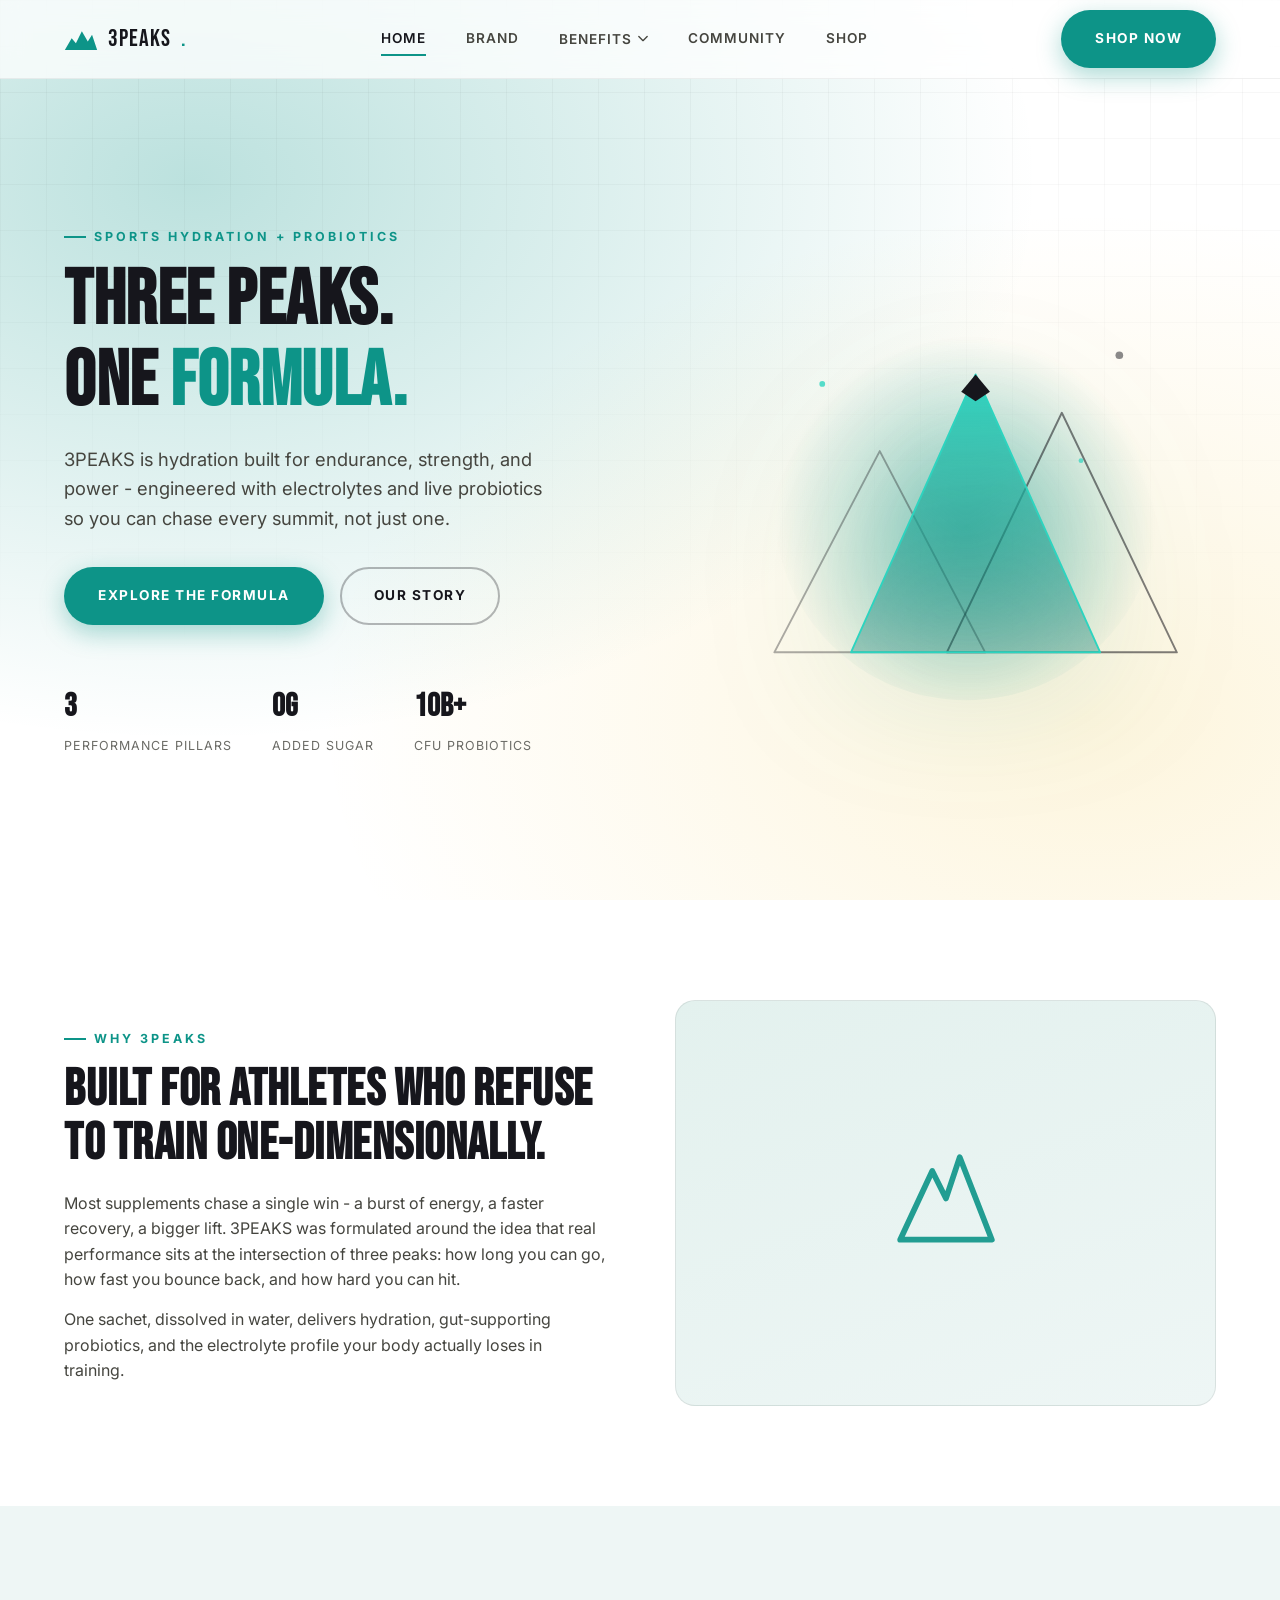
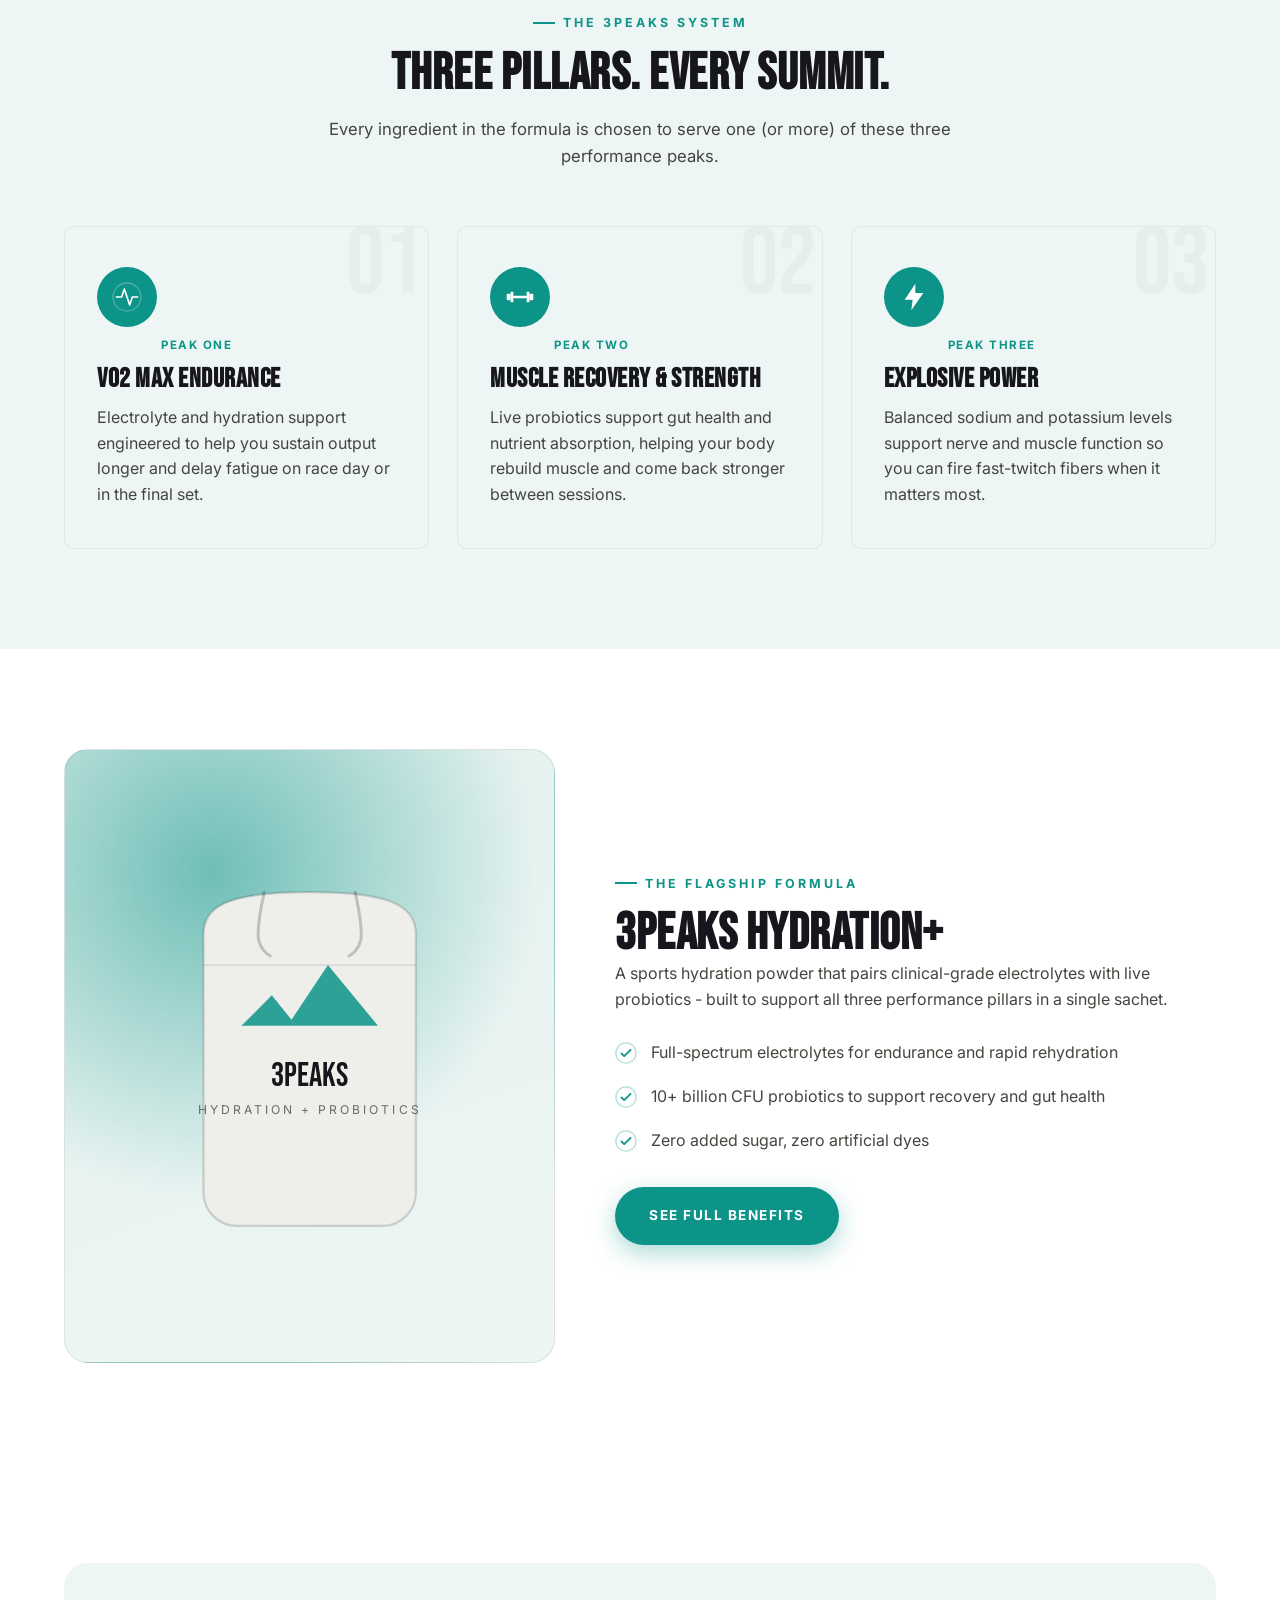
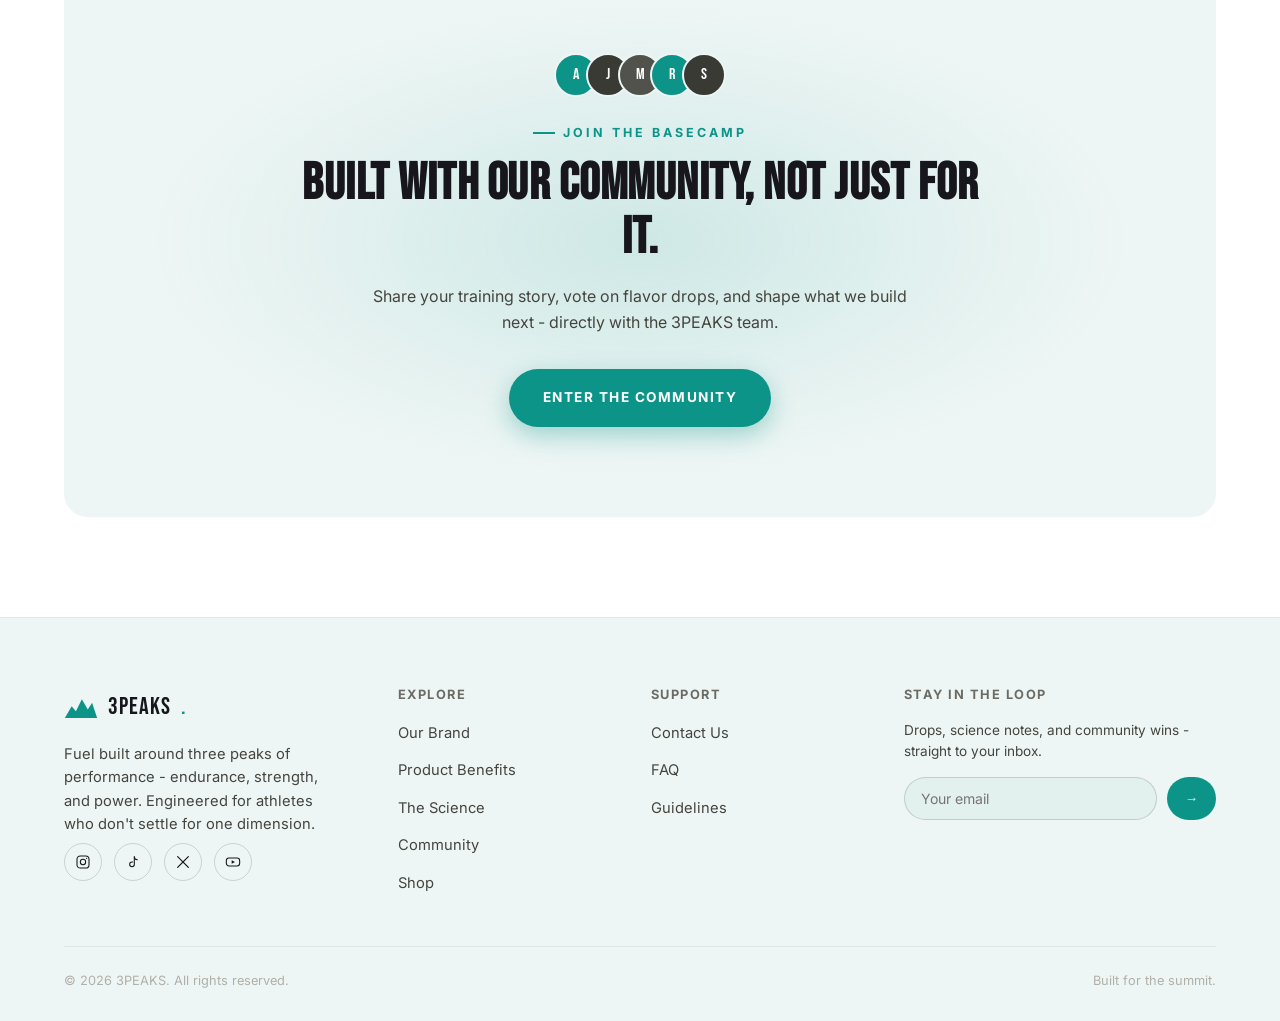
<file: index.html>
<!DOCTYPE html>
<html lang="en">
<head>
<meta charset="UTF-8">
<meta name="viewport" content="width=device-width, initial-scale=1.0">
<title>3PEAKS - Fuel for Every Peak of Performance</title>
<meta name="description" content="3PEAKS is a sports supplement brand built around three peaks of performance: VO2 max endurance, muscle recovery &amp; strength, and explosive power.">
<link rel="preconnect" href="https://fonts.googleapis.com">
<link rel="preconnect" href="https://fonts.gstatic.com" crossorigin>
<link href="https://fonts.googleapis.com/css2?family=Bebas+Neue&family=Inter:wght@400;500;600;700;800&display=swap" rel="stylesheet">
<link rel="stylesheet" href="css/style.css">
</head>
<body>

<header class="site-header">
  <div class="nav container">
    <a href="index.html" class="logo">
      <svg class="mark" viewBox="0 0 40 30" fill="none" xmlns="http://www.w3.org/2000/svg">
        <path d="M1 28L9 14L14 20L21 6L28 18L33 10L39 28H1Z" fill="#0d9488"/>
      </svg>
      3PEAKS<span>.</span>
    </a>
    <div class="nav-links">
      <a href="index.html">Home</a>
      <a href="brand.html">Brand</a>
      <div class="nav-dropdown">
        <button type="button" class="nav-dropdown-trigger" aria-haspopup="true" aria-expanded="false">
          Benefits
          <svg viewBox="0 0 12 8" fill="none"><path d="M1 1L6 6L11 1" stroke="currentColor" stroke-width="1.6" stroke-linecap="round" stroke-linejoin="round"/></svg>
        </button>
        <div class="nav-dropdown-menu">
          <a href="benefits.html">Product Benefits<span>Ingredients, usage &amp; FAQ</span></a>
          <a href="science.html">The Science<span>Probiotic strains &amp; research</span></a>
        </div>
      </div>
      <a href="community.html">Community</a>
      <a href="shop.html">Shop</a>
    </div>
    <div class="nav-cta">
      <a href="shop.html" class="btn btn-primary">Shop Now</a>
      <button class="nav-toggle" aria-label="Toggle menu" aria-expanded="false">
        <span></span><span></span><span></span>
      </button>
    </div>
  </div>
</header>

<main>

  <!-- HERO -->
  <section class="hero">
    <div class="container hero-grid">
      <div class="hero-copy">
        <div class="eyebrow">Sports Hydration + Probiotics</div>
        <h1>Three peaks.<br>One <em>formula.</em></h1>
        <p>3PEAKS is hydration built for endurance, strength, and power - engineered with electrolytes and live probiotics so you can chase every summit, not just one.</p>
        <div class="hero-actions">
          <a href="benefits.html" class="btn btn-primary">Explore The Formula</a>
          <a href="brand.html" class="btn btn-outline">Our Story</a>
        </div>
        <div class="hero-stats">
          <div><strong>3</strong><span>Performance Pillars</span></div>
          <div><strong>0g</strong><span>Added Sugar</span></div>
          <div><strong>10B+</strong><span>CFU Probiotics</span></div>
        </div>
      </div>
      <div class="hero-visual">
        <svg class="hero-peaks" viewBox="0 0 480 460" fill="none" xmlns="http://www.w3.org/2000/svg">
          <defs>
            <linearGradient id="peakFront" x1="0" y1="0" x2="0" y2="1">
              <stop offset="0%" stop-color="#2dd4bf"/>
              <stop offset="100%" stop-color="#0b7d72" stop-opacity="0.35"/>
            </linearGradient>
            <radialGradient id="glow" cx="50%" cy="55%" r="50%">
              <stop offset="0%" stop-color="#0d9488" stop-opacity="0.45"/>
              <stop offset="100%" stop-color="#0d9488" stop-opacity="0"/>
            </radialGradient>
          </defs>
          <circle cx="240" cy="250" r="200" fill="url(#glow)"/>
          <path d="M40 400L150 190L260 400H40Z" stroke="rgba(22,22,28,0.35)" stroke-width="2" stroke-linejoin="round"/>
          <path d="M220 400L340 150L460 400H220Z" stroke="rgba(22,22,28,0.55)" stroke-width="2" stroke-linejoin="round"/>
          <path d="M120 400L250 110L380 400H120Z" fill="url(#peakFront)" stroke="#2dd4bf" stroke-width="2" stroke-linejoin="round"/>
          <path d="M235 128L250 110L265 128L250 138Z" fill="#16161c"/>
          <circle cx="90" cy="120" r="3" fill="#2dd4bf" opacity="0.8"/>
          <circle cx="400" cy="90" r="4" fill="#16161c" opacity="0.5"/>
          <circle cx="360" cy="200" r="2.5" fill="#2dd4bf" opacity="0.7"/>
        </svg>
      </div>
    </div>
  </section>

  <!-- BRAND INTRO -->
  <section class="section">
    <div class="container">
      <div class="split">
        <div class="split-copy">
          <div class="eyebrow">Why 3PEAKS</div>
          <h2>Built for athletes who refuse to train one-dimensionally.</h2>
          <p>Most supplements chase a single win - a burst of energy, a faster recovery, a bigger lift. 3PEAKS was formulated around the idea that real performance sits at the intersection of three peaks: how long you can go, how fast you bounce back, and how hard you can hit.</p>
          <p>One sachet, dissolved in water, delivers hydration, gut-supporting probiotics, and the electrolyte profile your body actually loses in training.</p>
        </div>
        <div class="split-visual">
          <svg class="peak-icon" viewBox="0 0 48 48" fill="none" xmlns="http://www.w3.org/2000/svg">
            <path d="M4 40L18 10L24 22L30 4L44 40H4Z" stroke="currentColor" stroke-width="2.5" stroke-linejoin="round"/>
          </svg>
        </div>
      </div>
    </div>
  </section>

  <!-- THREE PILLARS -->
  <section class="section section-alt">
    <div class="container">
      <div class="section-head center">
        <div class="eyebrow">The 3PEAKS System</div>
        <h2>Three pillars. Every summit.</h2>
        <p>Every ingredient in the formula is chosen to serve one (or more) of these three performance peaks.</p>
      </div>
      <div class="pillars-grid">
        <div class="pillar-card" data-num="01">
          <svg class="peak-icon" viewBox="0 0 48 48" fill="none" xmlns="http://www.w3.org/2000/svg">
            <circle cx="24" cy="24" r="21" stroke="currentColor" stroke-width="2" opacity="0.25"/>
            <path d="M8 24H16L20 12L28 36L32 24H40" stroke="currentColor" stroke-width="2.5" stroke-linecap="round" stroke-linejoin="round"/>
          </svg>
          <span class="tag">Peak One</span>
          <h3>VO2 Max Endurance</h3>
          <p>Electrolyte and hydration support engineered to help you sustain output longer and delay fatigue on race day or in the final set.</p>
        </div>
        <div class="pillar-card" data-num="02">
          <svg class="peak-icon" viewBox="0 0 48 48" fill="none" xmlns="http://www.w3.org/2000/svg">
            <rect x="4" y="19" width="6" height="10" rx="1.5" fill="currentColor"/>
            <rect x="38" y="19" width="6" height="10" rx="1.5" fill="currentColor"/>
            <rect x="10" y="16" width="4" height="16" rx="1" fill="currentColor"/>
            <rect x="34" y="16" width="4" height="16" rx="1" fill="currentColor"/>
            <rect x="14" y="22" width="20" height="4" rx="1" fill="currentColor"/>
          </svg>
          <span class="tag">Peak Two</span>
          <h3>Muscle Recovery &amp; Strength</h3>
          <p>Live probiotics support gut health and nutrient absorption, helping your body rebuild muscle and come back stronger between sessions.</p>
        </div>
        <div class="pillar-card" data-num="03">
          <svg class="peak-icon" viewBox="0 0 48 48" fill="none" xmlns="http://www.w3.org/2000/svg">
            <path d="M26 4L10 28H22L20 44L38 18H26L26 4Z" fill="currentColor"/>
          </svg>
          <span class="tag">Peak Three</span>
          <h3>Explosive Power</h3>
          <p>Balanced sodium and potassium levels support nerve and muscle function so you can fire fast-twitch fibers when it matters most.</p>
        </div>
      </div>
    </div>
  </section>

  <!-- PRODUCT TEASER -->
  <section class="section">
    <div class="container product-teaser">
      <div class="product-visual">
        <svg class="product-pouch" viewBox="0 0 200 240" fill="none" xmlns="http://www.w3.org/2000/svg">
          <path d="M30 40C30 22 44 12 100 12C156 12 170 22 170 40V210C170 222 160 232 148 232H52C40 232 30 222 30 210V40Z" fill="#eeeeeb" stroke="rgba(0,0,0,0.15)" stroke-width="1.5"/>
          <path d="M30 60H170" stroke="rgba(0,0,0,0.1)"/>
          <path d="M70 12C70 12 66 30 66 40C66 50 74 54 74 54" stroke="rgba(0,0,0,0.2)" stroke-width="2" stroke-linecap="round"/>
          <path d="M130 12C130 12 134 30 134 40C134 50 126 54 126 54" stroke="rgba(0,0,0,0.2)" stroke-width="2" stroke-linecap="round"/>
          <path d="M55 100L75 80L88 96L112 60L145 100H55Z" fill="#0d9488" opacity="0.85"/>
          <text x="100" y="140" text-anchor="middle" font-family="Bebas Neue" font-size="22" fill="#16161c">3PEAKS</text>
          <text x="100" y="158" text-anchor="middle" font-family="Inter" font-size="8" letter-spacing="2" fill="#6b6b66">HYDRATION + PROBIOTICS</text>
        </svg>
      </div>
      <div class="product-copy">
        <div class="eyebrow">The Flagship Formula</div>
        <h2>3PEAKS Hydration+</h2>
        <p>A sports hydration powder that pairs clinical-grade electrolytes with live probiotics - built to support all three performance pillars in a single sachet.</p>
        <ul class="benefit-list">
          <li>
            <svg viewBox="0 0 24 24" fill="none"><circle cx="12" cy="12" r="11" stroke="currentColor" stroke-width="1.5" opacity="0.3"/><path d="M7 12.5L10 15.5L17 8.5" stroke="currentColor" stroke-width="2" stroke-linecap="round" stroke-linejoin="round"/></svg>
            Full-spectrum electrolytes for endurance and rapid rehydration
          </li>
          <li>
            <svg viewBox="0 0 24 24" fill="none"><circle cx="12" cy="12" r="11" stroke="currentColor" stroke-width="1.5" opacity="0.3"/><path d="M7 12.5L10 15.5L17 8.5" stroke="currentColor" stroke-width="2" stroke-linecap="round" stroke-linejoin="round"/></svg>
            10+ billion CFU probiotics to support recovery and gut health
          </li>
          <li>
            <svg viewBox="0 0 24 24" fill="none"><circle cx="12" cy="12" r="11" stroke="currentColor" stroke-width="1.5" opacity="0.3"/><path d="M7 12.5L10 15.5L17 8.5" stroke="currentColor" stroke-width="2" stroke-linecap="round" stroke-linejoin="round"/></svg>
            Zero added sugar, zero artificial dyes
          </li>
        </ul>
        <a href="benefits.html" class="btn btn-primary">See Full Benefits</a>
      </div>
    </div>
  </section>

  <!-- COMMUNITY TEASER -->
  <section class="section">
    <div class="container">
      <div class="community-teaser">
        <div class="avatar-row">
          <div class="avatar" style="background:#0d9488;">A</div>
          <div class="avatar" style="background:#3a3a35;">J</div>
          <div class="avatar" style="background:#52524c;">M</div>
          <div class="avatar" style="background:#0d9488;">R</div>
          <div class="avatar" style="background:#3a3a35;">S</div>
        </div>
        <div class="eyebrow" style="justify-content:center;display:flex;">Join The Basecamp</div>
        <h2>Built with our community, not just for it.</h2>
        <p>Share your training story, vote on flavor drops, and shape what we build next - directly with the 3PEAKS team.</p>
        <a href="community.html" class="btn btn-primary">Enter The Community</a>
      </div>
    </div>
  </section>

</main>

<footer class="site-footer">
  <div class="container">
    <div class="footer-grid">
      <div class="footer-brand">
        <a href="index.html" class="logo">
          <svg class="mark" viewBox="0 0 40 30" fill="none" xmlns="http://www.w3.org/2000/svg"><path d="M1 28L9 14L14 20L21 6L28 18L33 10L39 28H1Z" fill="#0d9488"/></svg>
          3PEAKS<span>.</span>
        </a>
        <p>Fuel built around three peaks of performance - endurance, strength, and power. Engineered for athletes who don't settle for one dimension.</p>
        <div class="footer-social">
          <a href="#" aria-label="Instagram"><svg viewBox="0 0 24 24" fill="none"><rect x="3" y="3" width="18" height="18" rx="5" stroke="currentColor" stroke-width="1.6"/><circle cx="12" cy="12" r="4" stroke="currentColor" stroke-width="1.6"/><circle cx="17.5" cy="6.5" r="1" fill="currentColor"/></svg></a>
          <a href="#" aria-label="TikTok"><svg viewBox="0 0 24 24" fill="none"><path d="M14 4V15.5C14 17.4 12.4 19 10.5 19C8.6 19 7 17.4 7 15.5C7 13.6 8.6 12 10.5 12C10.8 12 11.2 12 11.5 12.1" stroke="currentColor" stroke-width="1.6" stroke-linecap="round"/><path d="M14 4C14 6.5 16 8.5 18.5 8.5" stroke="currentColor" stroke-width="1.6" stroke-linecap="round"/></svg></a>
          <a href="#" aria-label="X"><svg viewBox="0 0 24 24" fill="none"><path d="M4 4L20 20M20 4L4 20" stroke="currentColor" stroke-width="1.8" stroke-linecap="round"/></svg></a>
          <a href="#" aria-label="YouTube"><svg viewBox="0 0 24 24" fill="none"><rect x="2" y="6" width="20" height="12" rx="4" stroke="currentColor" stroke-width="1.6"/><path d="M10 9.5L15 12L10 14.5V9.5Z" fill="currentColor"/></svg></a>
        </div>
      </div>
      <div class="footer-col">
        <h4>Explore</h4>
        <ul>
          <li><a href="brand.html">Our Brand</a></li>
          <li><a href="benefits.html">Product Benefits</a></li>
          <li><a href="science.html">The Science</a></li>
          <li><a href="community.html">Community</a></li>
          <li><a href="shop.html">Shop</a></li>
        </ul>
      </div>
      <div class="footer-col">
        <h4>Support</h4>
        <ul>
          <li><a href="community.html#form">Contact Us</a></li>
          <li><a href="benefits.html#faq">FAQ</a></li>
          <li><a href="community.html#guidelines">Guidelines</a></li>
        </ul>
      </div>
      <div class="footer-col">
        <h4>Stay In The Loop</h4>
        <p style="font-size:0.85rem;margin-bottom:14px;">Drops, science notes, and community wins - straight to your inbox.</p>
        <form class="newsletter-form">
          <input type="email" placeholder="Your email" required aria-label="Email address">
          <button type="submit" aria-label="Subscribe">→</button>
        </form>
      </div>
    </div>
    <div class="footer-bottom">
      <span>© 2026 3PEAKS. All rights reserved.</span>
      <span>Built for the summit.</span>
    </div>
  </div>
</footer>

<script src="js/main.js"></script>
</body>
</html>
</file>
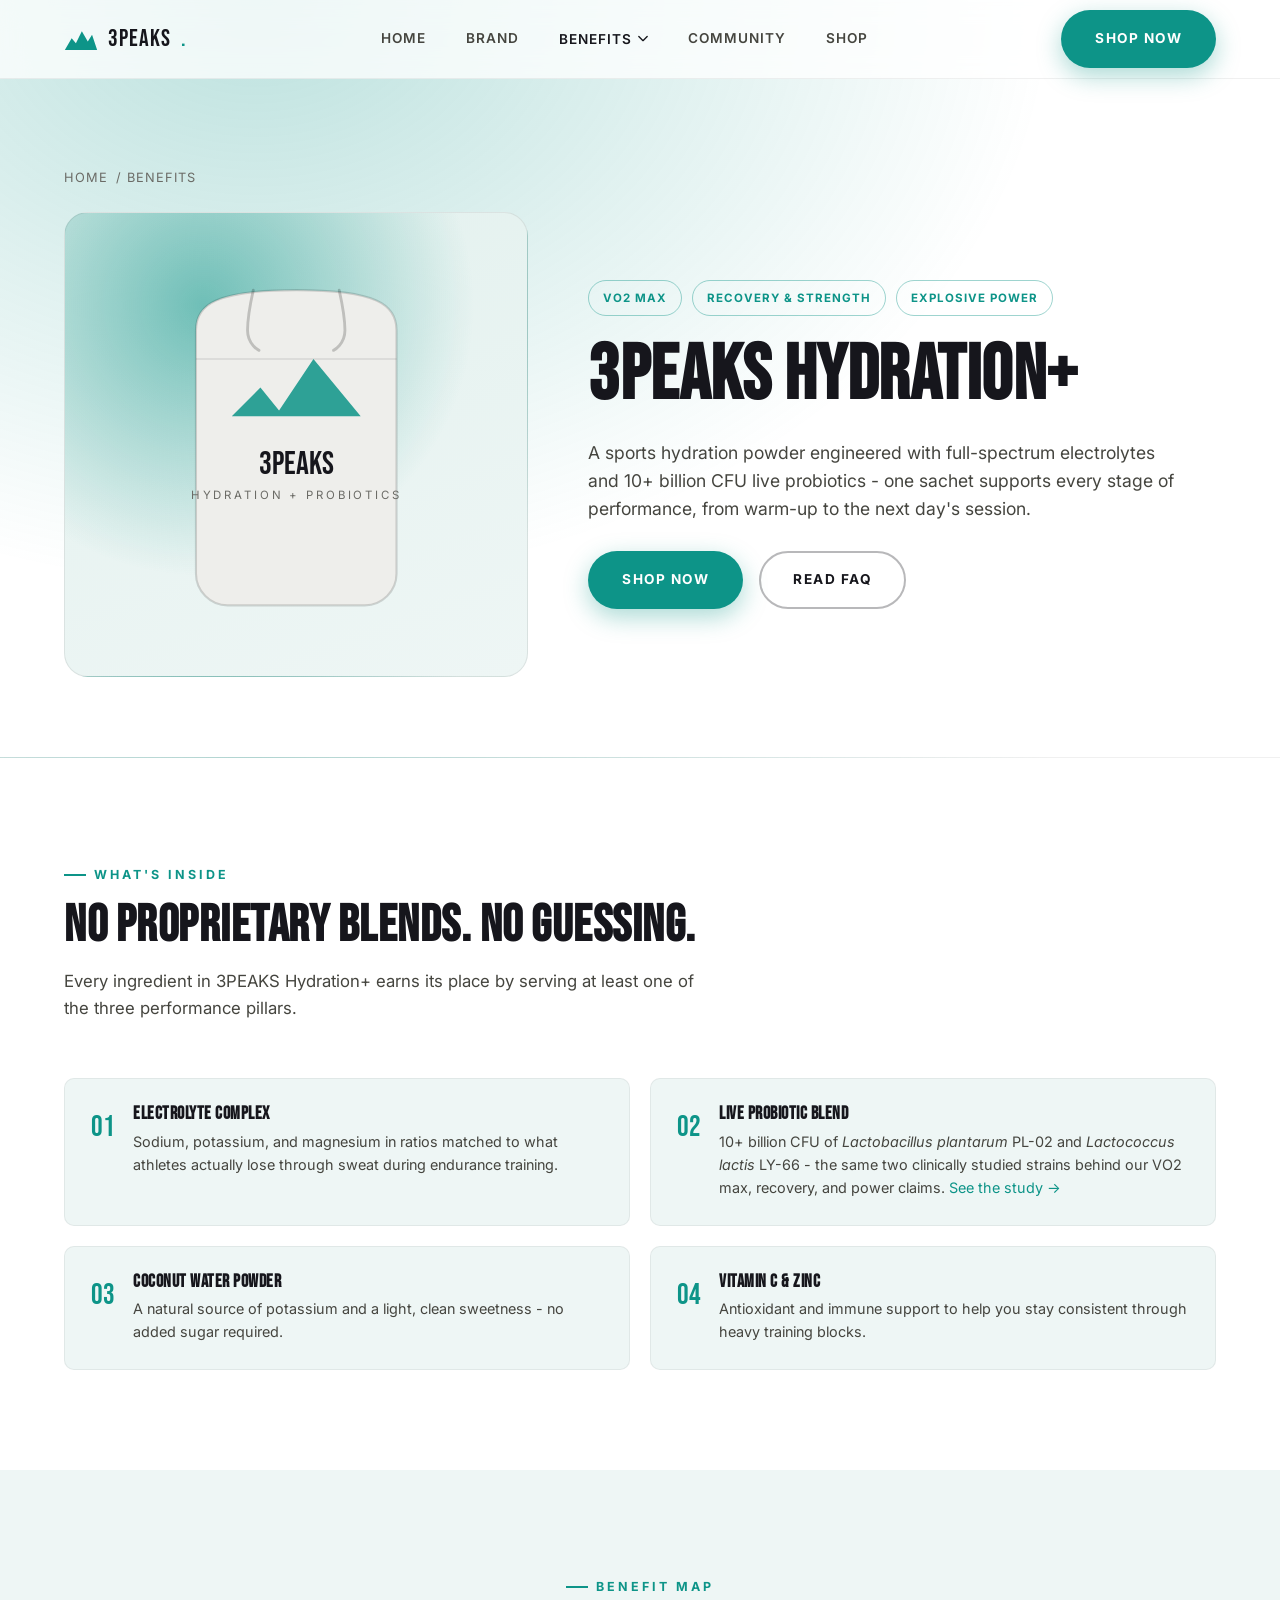
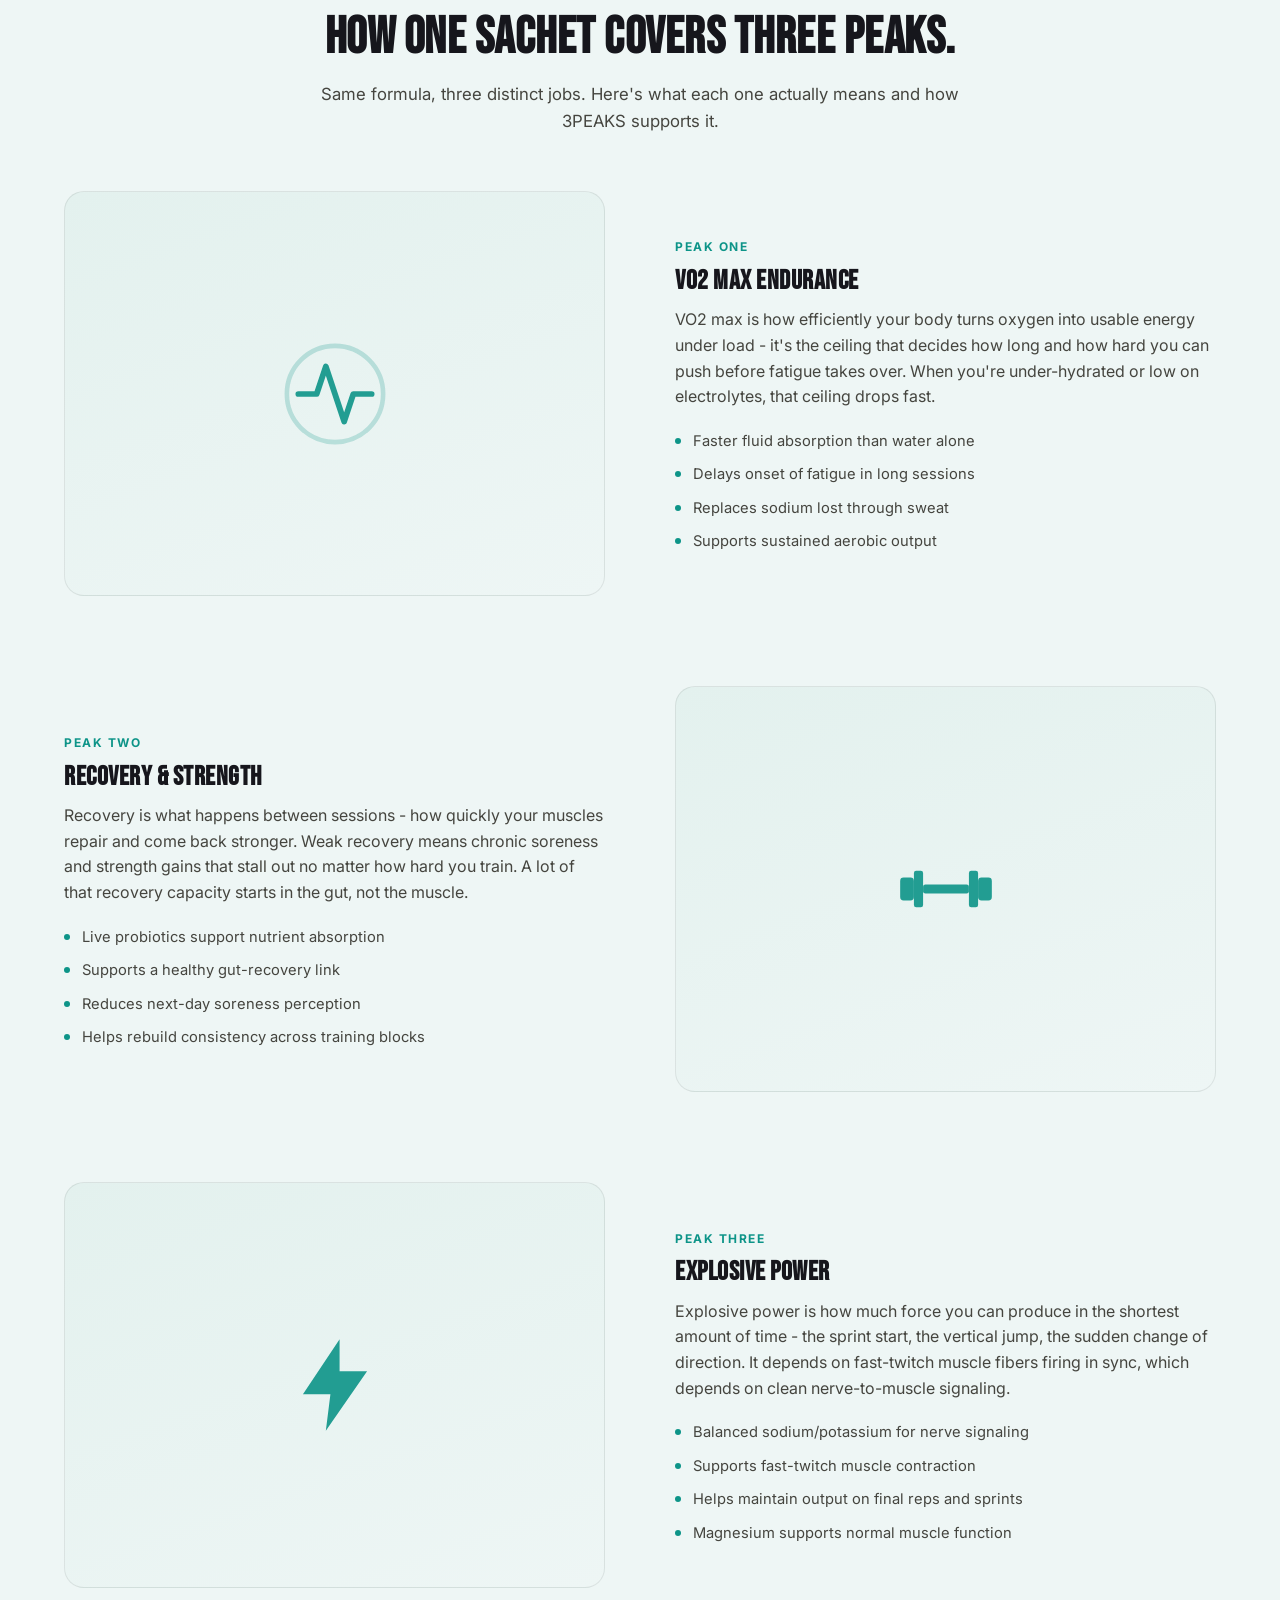
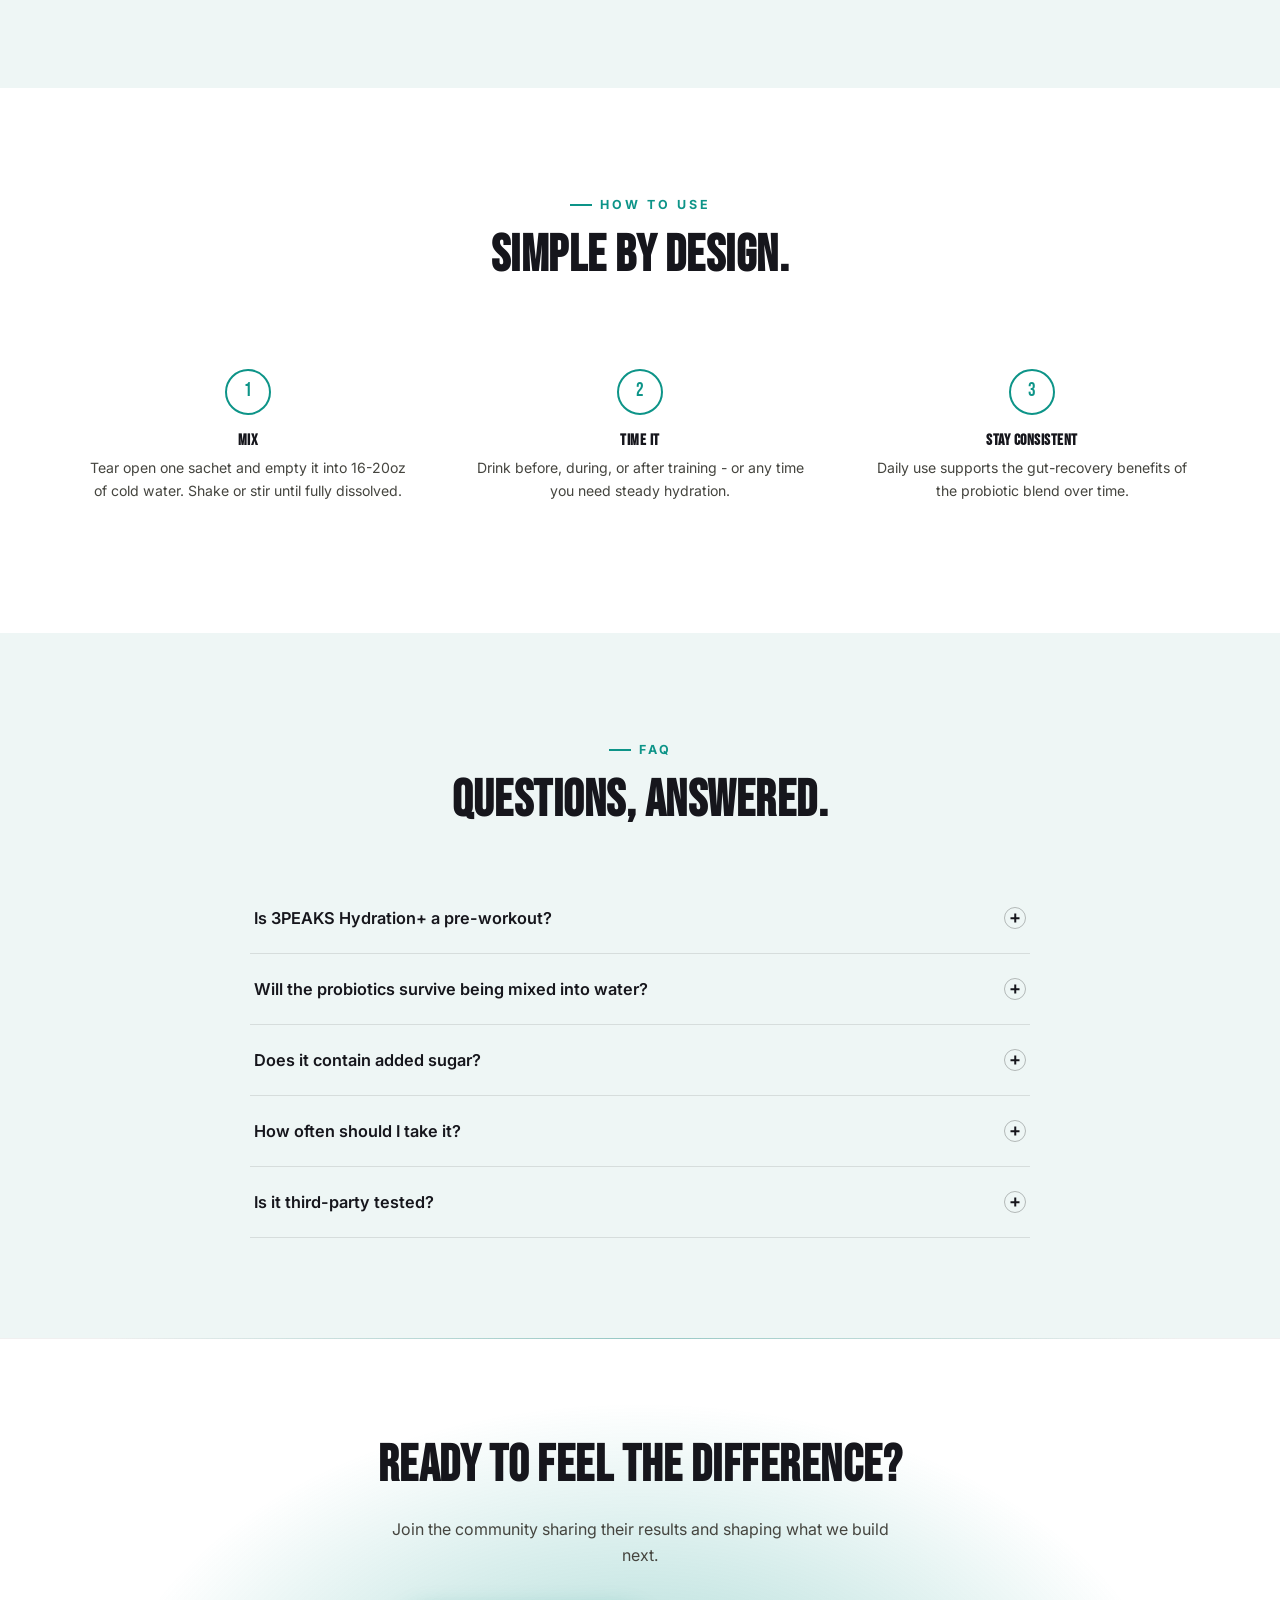
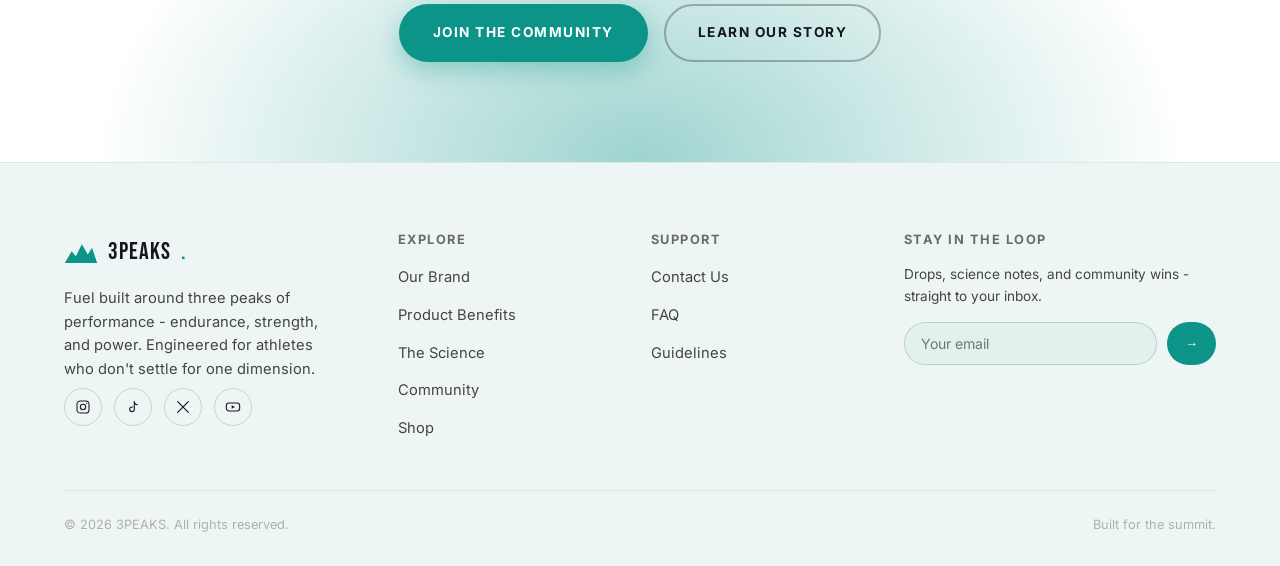
<file: benefits.html>
<!DOCTYPE html>
<html lang="en">
<head>
<meta charset="UTF-8">
<meta name="viewport" content="width=device-width, initial-scale=1.0">
<title>Product Benefits - 3PEAKS Hydration+</title>
<meta name="description" content="See how 3PEAKS Hydration+ - a sports hydration powder with live probiotics - supports VO2 max endurance, muscle recovery &amp; strength, and explosive power.">
<link rel="preconnect" href="https://fonts.googleapis.com">
<link rel="preconnect" href="https://fonts.gstatic.com" crossorigin>
<link href="https://fonts.googleapis.com/css2?family=Bebas+Neue&family=Inter:wght@400;500;600;700;800&display=swap" rel="stylesheet">
<link rel="stylesheet" href="css/style.css">
</head>
<body>

<header class="site-header">
  <div class="nav container">
    <a href="index.html" class="logo">
      <svg class="mark" viewBox="0 0 40 30" fill="none" xmlns="http://www.w3.org/2000/svg">
        <path d="M1 28L9 14L14 20L21 6L28 18L33 10L39 28H1Z" fill="#0d9488"/>
      </svg>
      3PEAKS<span>.</span>
    </a>
    <div class="nav-links">
      <a href="index.html">Home</a>
      <a href="brand.html">Brand</a>
      <div class="nav-dropdown">
        <button type="button" class="nav-dropdown-trigger" aria-haspopup="true" aria-expanded="false">
          Benefits
          <svg viewBox="0 0 12 8" fill="none"><path d="M1 1L6 6L11 1" stroke="currentColor" stroke-width="1.6" stroke-linecap="round" stroke-linejoin="round"/></svg>
        </button>
        <div class="nav-dropdown-menu">
          <a href="benefits.html">Product Benefits<span>Ingredients, usage &amp; FAQ</span></a>
          <a href="science.html">The Science<span>Probiotic strains &amp; research</span></a>
        </div>
      </div>
      <a href="community.html">Community</a>
      <a href="shop.html">Shop</a>
    </div>
    <div class="nav-cta">
      <a href="shop.html" class="btn btn-primary">Shop Now</a>
      <button class="nav-toggle" aria-label="Toggle menu" aria-expanded="false">
        <span></span><span></span><span></span>
      </button>
    </div>
  </div>
</header>

<main>

  <!-- PAGE HERO / PRODUCT -->
  <section class="page-hero">
    <div class="container">
      <div class="breadcrumb"><a href="index.html">Home</a> / Benefits</div>
      <div class="product-hero">
        <div class="product-visual">
          <svg class="product-pouch" viewBox="0 0 200 240" fill="none" xmlns="http://www.w3.org/2000/svg">
            <path d="M30 40C30 22 44 12 100 12C156 12 170 22 170 40V210C170 222 160 232 148 232H52C40 232 30 222 30 210V40Z" fill="#eeeeeb" stroke="rgba(0,0,0,0.15)" stroke-width="1.5"/>
            <path d="M30 60H170" stroke="rgba(0,0,0,0.1)"/>
            <path d="M70 12C70 12 66 30 66 40C66 50 74 54 74 54" stroke="rgba(0,0,0,0.2)" stroke-width="2" stroke-linecap="round"/>
            <path d="M130 12C130 12 134 30 134 40C134 50 126 54 126 54" stroke="rgba(0,0,0,0.2)" stroke-width="2" stroke-linecap="round"/>
            <path d="M55 100L75 80L88 96L112 60L145 100H55Z" fill="#0d9488" opacity="0.85"/>
            <text x="100" y="140" text-anchor="middle" font-family="Bebas Neue" font-size="22" fill="#16161c">3PEAKS</text>
            <text x="100" y="158" text-anchor="middle" font-family="Inter" font-size="8" letter-spacing="2" fill="#6b6b66">HYDRATION + PROBIOTICS</text>
          </svg>
        </div>
        <div class="product-copy">
          <div class="pillar-tags">
            <span>VO2 Max</span>
            <span>Recovery &amp; Strength</span>
            <span>Explosive Power</span>
          </div>
          <h1>3PEAKS Hydration+</h1>
          <p>A sports hydration powder engineered with full-spectrum electrolytes and 10+ billion CFU live probiotics - one sachet supports every stage of performance, from warm-up to the next day's session.</p>
          <div class="hero-actions" style="margin-top:28px;">
            <a href="shop.html" class="btn btn-primary">Shop Now</a>
            <a href="#faq" class="btn btn-outline">Read FAQ</a>
          </div>
        </div>
      </div>
    </div>
  </section>

  <!-- INGREDIENTS -->
  <section class="section">
    <div class="container">
      <div class="section-head">
        <div class="eyebrow">What's Inside</div>
        <h2>No proprietary blends. No guessing.</h2>
        <p>Every ingredient in 3PEAKS Hydration+ earns its place by serving at least one of the three performance pillars.</p>
      </div>
      <div class="ingredient-grid">
        <div class="ingredient-card">
          <span class="num">01</span>
          <div>
            <h3>Electrolyte Complex</h3>
            <p>Sodium, potassium, and magnesium in ratios matched to what athletes actually lose through sweat during endurance training.</p>
          </div>
        </div>
        <div class="ingredient-card">
          <span class="num">02</span>
          <div>
            <h3>Live Probiotic Blend</h3>
            <p>10+ billion CFU of <em>Lactobacillus plantarum</em> PL-02 and <em>Lactococcus lactis</em> LY-66 - the same two clinically studied strains behind our VO2 max, recovery, and power claims. <a href="science.html" style="color:var(--red);">See the study →</a></p>
          </div>
        </div>
        <div class="ingredient-card">
          <span class="num">03</span>
          <div>
            <h3>Coconut Water Powder</h3>
            <p>A natural source of potassium and a light, clean sweetness - no added sugar required.</p>
          </div>
        </div>
        <div class="ingredient-card">
          <span class="num">04</span>
          <div>
            <h3>Vitamin C &amp; Zinc</h3>
            <p>Antioxidant and immune support to help you stay consistent through heavy training blocks.</p>
          </div>
        </div>
      </div>
    </div>
  </section>

  <!-- BENEFIT MAP -->
  <section class="section section-alt">
    <div class="container">
      <div class="section-head center">
        <div class="eyebrow">Benefit Map</div>
        <h2>How one sachet covers three peaks.</h2>
        <p>Same formula, three distinct jobs. Here's what each one actually means and how 3PEAKS supports it.</p>
      </div>

      <div class="split" style="margin-bottom:90px;">
        <div class="split-visual">
          <svg class="peak-icon" viewBox="0 0 48 48" fill="none"><circle cx="24" cy="24" r="21" stroke="currentColor" stroke-width="2" opacity="0.25"/><path d="M8 24H16L20 12L28 36L32 24H40" stroke="currentColor" stroke-width="2.5" stroke-linecap="round" stroke-linejoin="round"/></svg>
        </div>
        <div class="split-copy">
          <span class="tag" style="color:var(--red);font-size:0.75rem;font-weight:700;letter-spacing:1.5px;text-transform:uppercase;">Peak One</span>
          <h3 style="margin-top:8px;font-size:clamp(1.3rem, 2.4vw, 1.7rem);">VO2 Max Endurance</h3>
          <p style="margin:12px 0 20px;">VO2 max is how efficiently your body turns oxygen into usable energy under load - it's the ceiling that decides how long and how hard you can push before fatigue takes over. When you're under-hydrated or low on electrolytes, that ceiling drops fast.</p>
          <ul class="benefit-map-list" style="display:flex;flex-direction:column;gap:10px;">
            <li style="padding-left:18px;position:relative;color:var(--off-white);font-size:0.92rem;">Faster fluid absorption than water alone<span style="position:absolute;left:0;top:8px;width:6px;height:6px;border-radius:50%;background:var(--red);"></span></li>
            <li style="padding-left:18px;position:relative;color:var(--off-white);font-size:0.92rem;">Delays onset of fatigue in long sessions<span style="position:absolute;left:0;top:8px;width:6px;height:6px;border-radius:50%;background:var(--red);"></span></li>
            <li style="padding-left:18px;position:relative;color:var(--off-white);font-size:0.92rem;">Replaces sodium lost through sweat<span style="position:absolute;left:0;top:8px;width:6px;height:6px;border-radius:50%;background:var(--red);"></span></li>
            <li style="padding-left:18px;position:relative;color:var(--off-white);font-size:0.92rem;">Supports sustained aerobic output<span style="position:absolute;left:0;top:8px;width:6px;height:6px;border-radius:50%;background:var(--red);"></span></li>
          </ul>
        </div>
      </div>

      <div class="split reverse" style="margin-bottom:90px;">
        <div class="split-visual">
          <svg class="peak-icon" viewBox="0 0 48 48" fill="none"><rect x="4" y="19" width="6" height="10" rx="1.5" fill="currentColor"/><rect x="38" y="19" width="6" height="10" rx="1.5" fill="currentColor"/><rect x="10" y="16" width="4" height="16" rx="1" fill="currentColor"/><rect x="34" y="16" width="4" height="16" rx="1" fill="currentColor"/><rect x="14" y="22" width="20" height="4" rx="1" fill="currentColor"/></svg>
        </div>
        <div class="split-copy">
          <span class="tag" style="color:var(--red);font-size:0.75rem;font-weight:700;letter-spacing:1.5px;text-transform:uppercase;">Peak Two</span>
          <h3 style="margin-top:8px;font-size:clamp(1.3rem, 2.4vw, 1.7rem);">Recovery &amp; Strength</h3>
          <p style="margin:12px 0 20px;">Recovery is what happens between sessions - how quickly your muscles repair and come back stronger. Weak recovery means chronic soreness and strength gains that stall out no matter how hard you train. A lot of that recovery capacity starts in the gut, not the muscle.</p>
          <ul class="benefit-map-list" style="display:flex;flex-direction:column;gap:10px;">
            <li style="padding-left:18px;position:relative;color:var(--off-white);font-size:0.92rem;">Live probiotics support nutrient absorption<span style="position:absolute;left:0;top:8px;width:6px;height:6px;border-radius:50%;background:var(--red);"></span></li>
            <li style="padding-left:18px;position:relative;color:var(--off-white);font-size:0.92rem;">Supports a healthy gut-recovery link<span style="position:absolute;left:0;top:8px;width:6px;height:6px;border-radius:50%;background:var(--red);"></span></li>
            <li style="padding-left:18px;position:relative;color:var(--off-white);font-size:0.92rem;">Reduces next-day soreness perception<span style="position:absolute;left:0;top:8px;width:6px;height:6px;border-radius:50%;background:var(--red);"></span></li>
            <li style="padding-left:18px;position:relative;color:var(--off-white);font-size:0.92rem;">Helps rebuild consistency across training blocks<span style="position:absolute;left:0;top:8px;width:6px;height:6px;border-radius:50%;background:var(--red);"></span></li>
          </ul>
        </div>
      </div>

      <div class="split">
        <div class="split-visual">
          <svg class="peak-icon" viewBox="0 0 48 48" fill="none"><path d="M26 4L10 28H22L20 44L38 18H26L26 4Z" fill="currentColor"/></svg>
        </div>
        <div class="split-copy">
          <span class="tag" style="color:var(--red);font-size:0.75rem;font-weight:700;letter-spacing:1.5px;text-transform:uppercase;">Peak Three</span>
          <h3 style="margin-top:8px;font-size:clamp(1.3rem, 2.4vw, 1.7rem);">Explosive Power</h3>
          <p style="margin:12px 0 20px;">Explosive power is how much force you can produce in the shortest amount of time - the sprint start, the vertical jump, the sudden change of direction. It depends on fast-twitch muscle fibers firing in sync, which depends on clean nerve-to-muscle signaling.</p>
          <ul class="benefit-map-list" style="display:flex;flex-direction:column;gap:10px;">
            <li style="padding-left:18px;position:relative;color:var(--off-white);font-size:0.92rem;">Balanced sodium/potassium for nerve signaling<span style="position:absolute;left:0;top:8px;width:6px;height:6px;border-radius:50%;background:var(--red);"></span></li>
            <li style="padding-left:18px;position:relative;color:var(--off-white);font-size:0.92rem;">Supports fast-twitch muscle contraction<span style="position:absolute;left:0;top:8px;width:6px;height:6px;border-radius:50%;background:var(--red);"></span></li>
            <li style="padding-left:18px;position:relative;color:var(--off-white);font-size:0.92rem;">Helps maintain output on final reps and sprints<span style="position:absolute;left:0;top:8px;width:6px;height:6px;border-radius:50%;background:var(--red);"></span></li>
            <li style="padding-left:18px;position:relative;color:var(--off-white);font-size:0.92rem;">Magnesium supports normal muscle function<span style="position:absolute;left:0;top:8px;width:6px;height:6px;border-radius:50%;background:var(--red);"></span></li>
          </ul>
        </div>
      </div>
    </div>
  </section>

  <!-- USAGE -->
  <section class="section">
    <div class="container">
      <div class="section-head center">
        <div class="eyebrow">How To Use</div>
        <h2>Simple by design.</h2>
      </div>
      <div class="usage-steps">
        <div class="usage-step">
          <div class="step-num">1</div>
          <h3>Mix</h3>
          <p>Tear open one sachet and empty it into 16-20oz of cold water. Shake or stir until fully dissolved.</p>
        </div>
        <div class="usage-step">
          <div class="step-num">2</div>
          <h3>Time It</h3>
          <p>Drink before, during, or after training - or any time you need steady hydration.</p>
        </div>
        <div class="usage-step">
          <div class="step-num">3</div>
          <h3>Stay Consistent</h3>
          <p>Daily use supports the gut-recovery benefits of the probiotic blend over time.</p>
        </div>
      </div>
    </div>
  </section>

  <!-- FAQ -->
  <section class="section section-alt" id="faq">
    <div class="container">
      <div class="section-head center">
        <div class="eyebrow">FAQ</div>
        <h2>Questions, answered.</h2>
      </div>
      <div class="faq-list">
        <div class="faq-item">
          <button class="faq-question">
            Is 3PEAKS Hydration+ a pre-workout?
            <span class="icon"></span>
          </button>
          <div class="faq-answer">
            <p>No - it's a hydration and probiotic formula, not a stimulant-based pre-workout. It contains no caffeine, so it's safe to use before, during, or after training, or any time of day.</p>
          </div>
        </div>
        <div class="faq-item">
          <button class="faq-question">
            Will the probiotics survive being mixed into water?
            <span class="icon"></span>
          </button>
          <div class="faq-answer">
            <p>Yes. We use shelf-stable probiotic strains specifically chosen to survive powder form, mixing, and normal stomach acid exposure.</p>
          </div>
        </div>
        <div class="faq-item">
          <button class="faq-question">
            Does it contain added sugar?
            <span class="icon"></span>
          </button>
          <div class="faq-answer">
            <p>No. 3PEAKS Hydration+ has zero added sugar. Its light sweetness comes from natural coconut water powder.</p>
          </div>
        </div>
        <div class="faq-item">
          <button class="faq-question">
            How often should I take it?
            <span class="icon"></span>
          </button>
          <div class="faq-answer">
            <p>Most athletes use one sachet daily. On heavy training or high-heat days, some use a second sachet - just listen to your body and hydration needs.</p>
          </div>
        </div>
        <div class="faq-item">
          <button class="faq-question">
            Is it third-party tested?
            <span class="icon"></span>
          </button>
          <div class="faq-answer">
            <p>Every batch is third-party tested for banned substances and label accuracy before it ships to you.</p>
          </div>
        </div>
      </div>
    </div>
  </section>

  <!-- CTA -->
  <section class="cta-banner">
    <div class="container">
      <h2>Ready to feel the difference?</h2>
      <p>Join the community sharing their results and shaping what we build next.</p>
      <div class="hero-actions">
        <a href="community.html" class="btn btn-primary">Join The Community</a>
        <a href="brand.html" class="btn btn-outline">Learn Our Story</a>
      </div>
    </div>
  </section>

</main>

<footer class="site-footer">
  <div class="container">
    <div class="footer-grid">
      <div class="footer-brand">
        <a href="index.html" class="logo">
          <svg class="mark" viewBox="0 0 40 30" fill="none" xmlns="http://www.w3.org/2000/svg"><path d="M1 28L9 14L14 20L21 6L28 18L33 10L39 28H1Z" fill="#0d9488"/></svg>
          3PEAKS<span>.</span>
        </a>
        <p>Fuel built around three peaks of performance - endurance, strength, and power. Engineered for athletes who don't settle for one dimension.</p>
        <div class="footer-social">
          <a href="#" aria-label="Instagram"><svg viewBox="0 0 24 24" fill="none"><rect x="3" y="3" width="18" height="18" rx="5" stroke="currentColor" stroke-width="1.6"/><circle cx="12" cy="12" r="4" stroke="currentColor" stroke-width="1.6"/><circle cx="17.5" cy="6.5" r="1" fill="currentColor"/></svg></a>
          <a href="#" aria-label="TikTok"><svg viewBox="0 0 24 24" fill="none"><path d="M14 4V15.5C14 17.4 12.4 19 10.5 19C8.6 19 7 17.4 7 15.5C7 13.6 8.6 12 10.5 12C10.8 12 11.2 12 11.5 12.1" stroke="currentColor" stroke-width="1.6" stroke-linecap="round"/><path d="M14 4C14 6.5 16 8.5 18.5 8.5" stroke="currentColor" stroke-width="1.6" stroke-linecap="round"/></svg></a>
          <a href="#" aria-label="X"><svg viewBox="0 0 24 24" fill="none"><path d="M4 4L20 20M20 4L4 20" stroke="currentColor" stroke-width="1.8" stroke-linecap="round"/></svg></a>
          <a href="#" aria-label="YouTube"><svg viewBox="0 0 24 24" fill="none"><rect x="2" y="6" width="20" height="12" rx="4" stroke="currentColor" stroke-width="1.6"/><path d="M10 9.5L15 12L10 14.5V9.5Z" fill="currentColor"/></svg></a>
        </div>
      </div>
      <div class="footer-col">
        <h4>Explore</h4>
        <ul>
          <li><a href="brand.html">Our Brand</a></li>
          <li><a href="benefits.html">Product Benefits</a></li>
          <li><a href="science.html">The Science</a></li>
          <li><a href="community.html">Community</a></li>
          <li><a href="shop.html">Shop</a></li>
        </ul>
      </div>
      <div class="footer-col">
        <h4>Support</h4>
        <ul>
          <li><a href="community.html#form">Contact Us</a></li>
          <li><a href="benefits.html#faq">FAQ</a></li>
          <li><a href="community.html#guidelines">Guidelines</a></li>
        </ul>
      </div>
      <div class="footer-col">
        <h4>Stay In The Loop</h4>
        <p style="font-size:0.85rem;margin-bottom:14px;">Drops, science notes, and community wins - straight to your inbox.</p>
        <form class="newsletter-form">
          <input type="email" placeholder="Your email" required aria-label="Email address">
          <button type="submit" aria-label="Subscribe">→</button>
        </form>
      </div>
    </div>
    <div class="footer-bottom">
      <span>© 2026 3PEAKS. All rights reserved.</span>
      <span>Built for the summit.</span>
    </div>
  </div>
</footer>

<script src="js/main.js"></script>
</body>
</html>
</file>
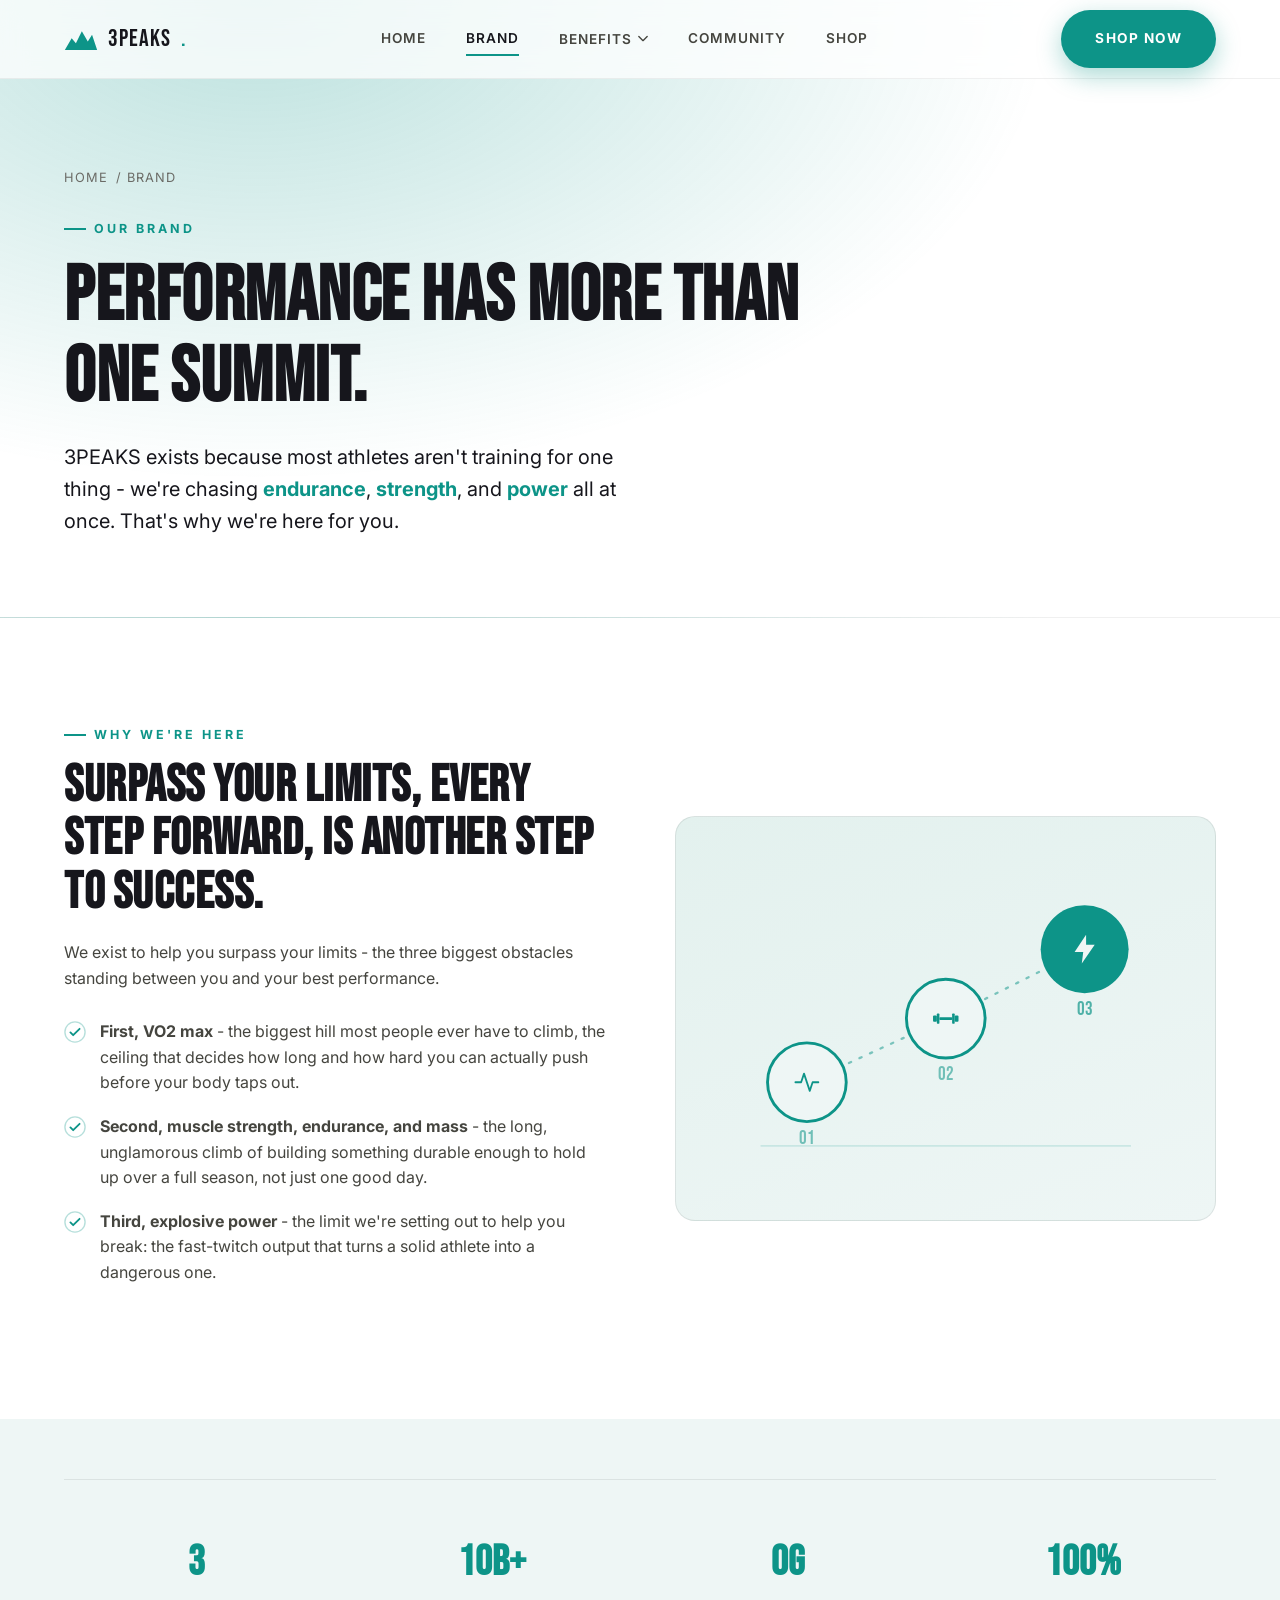
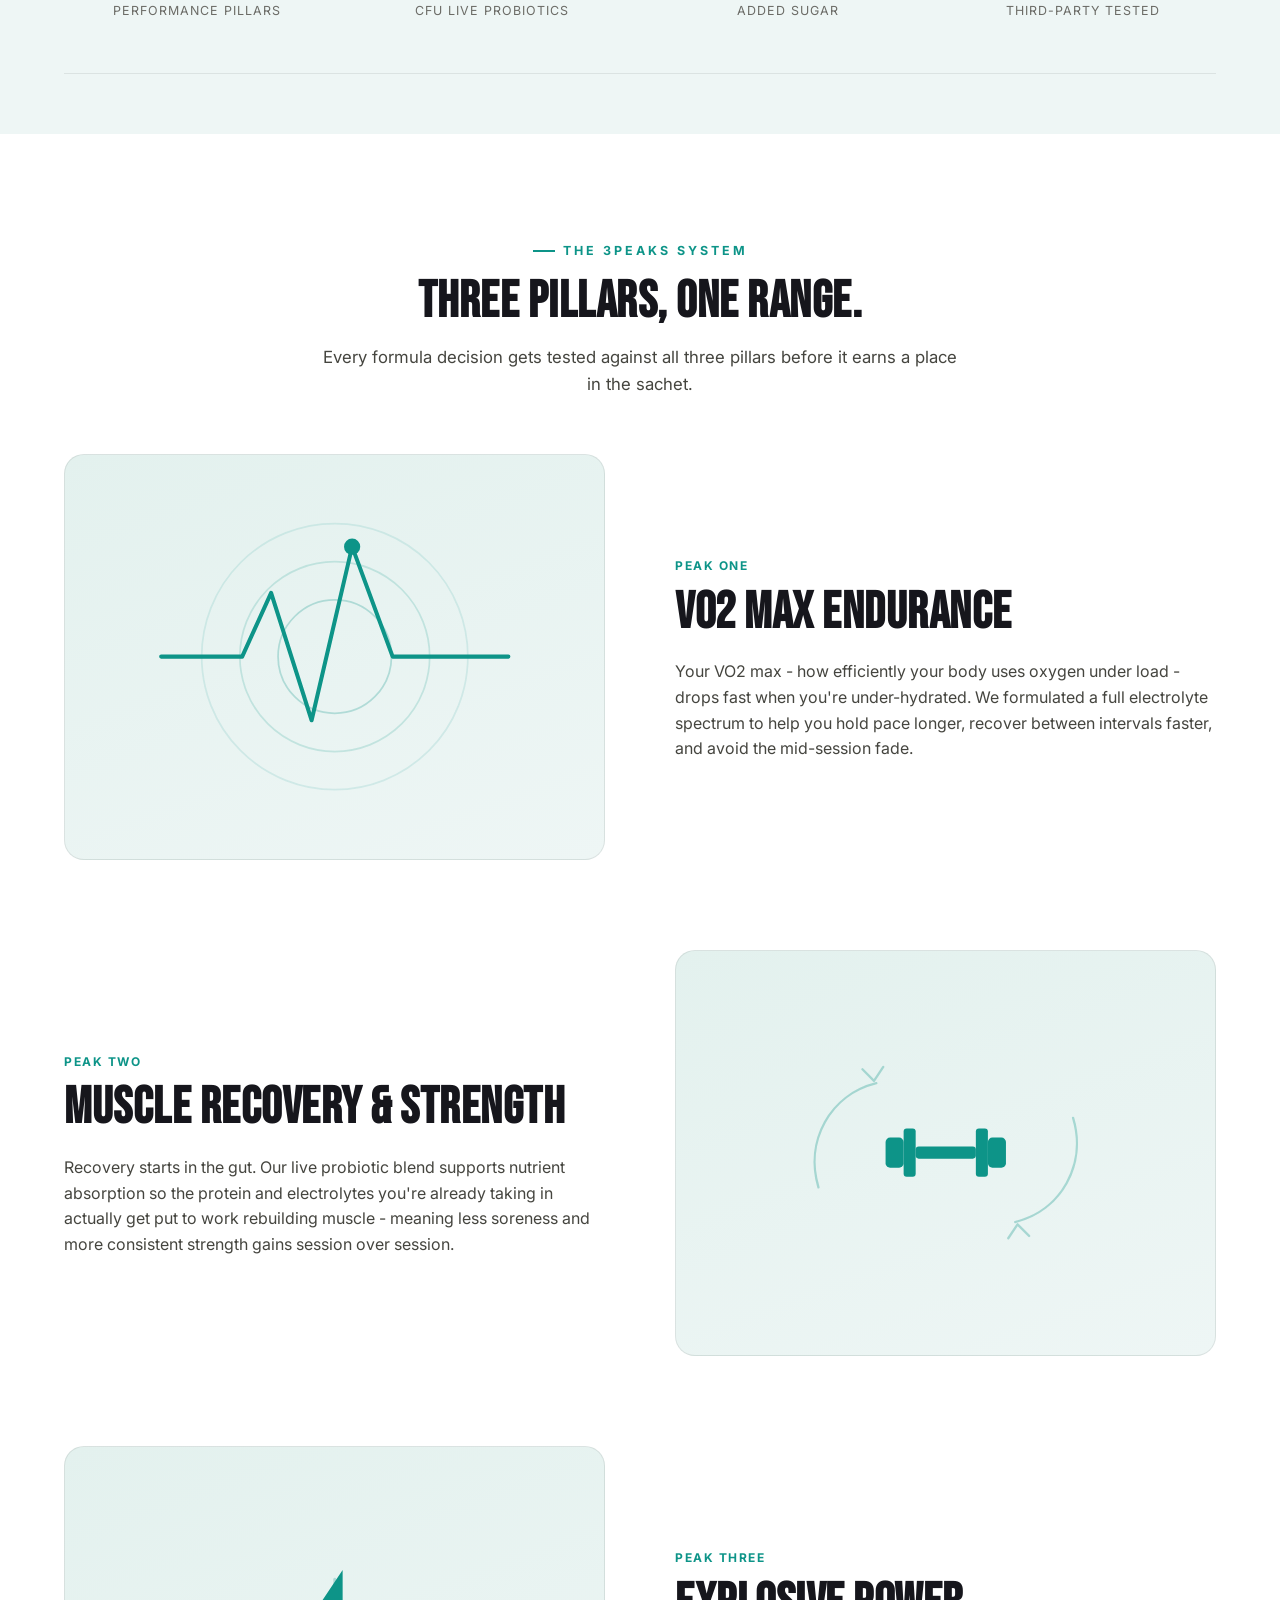
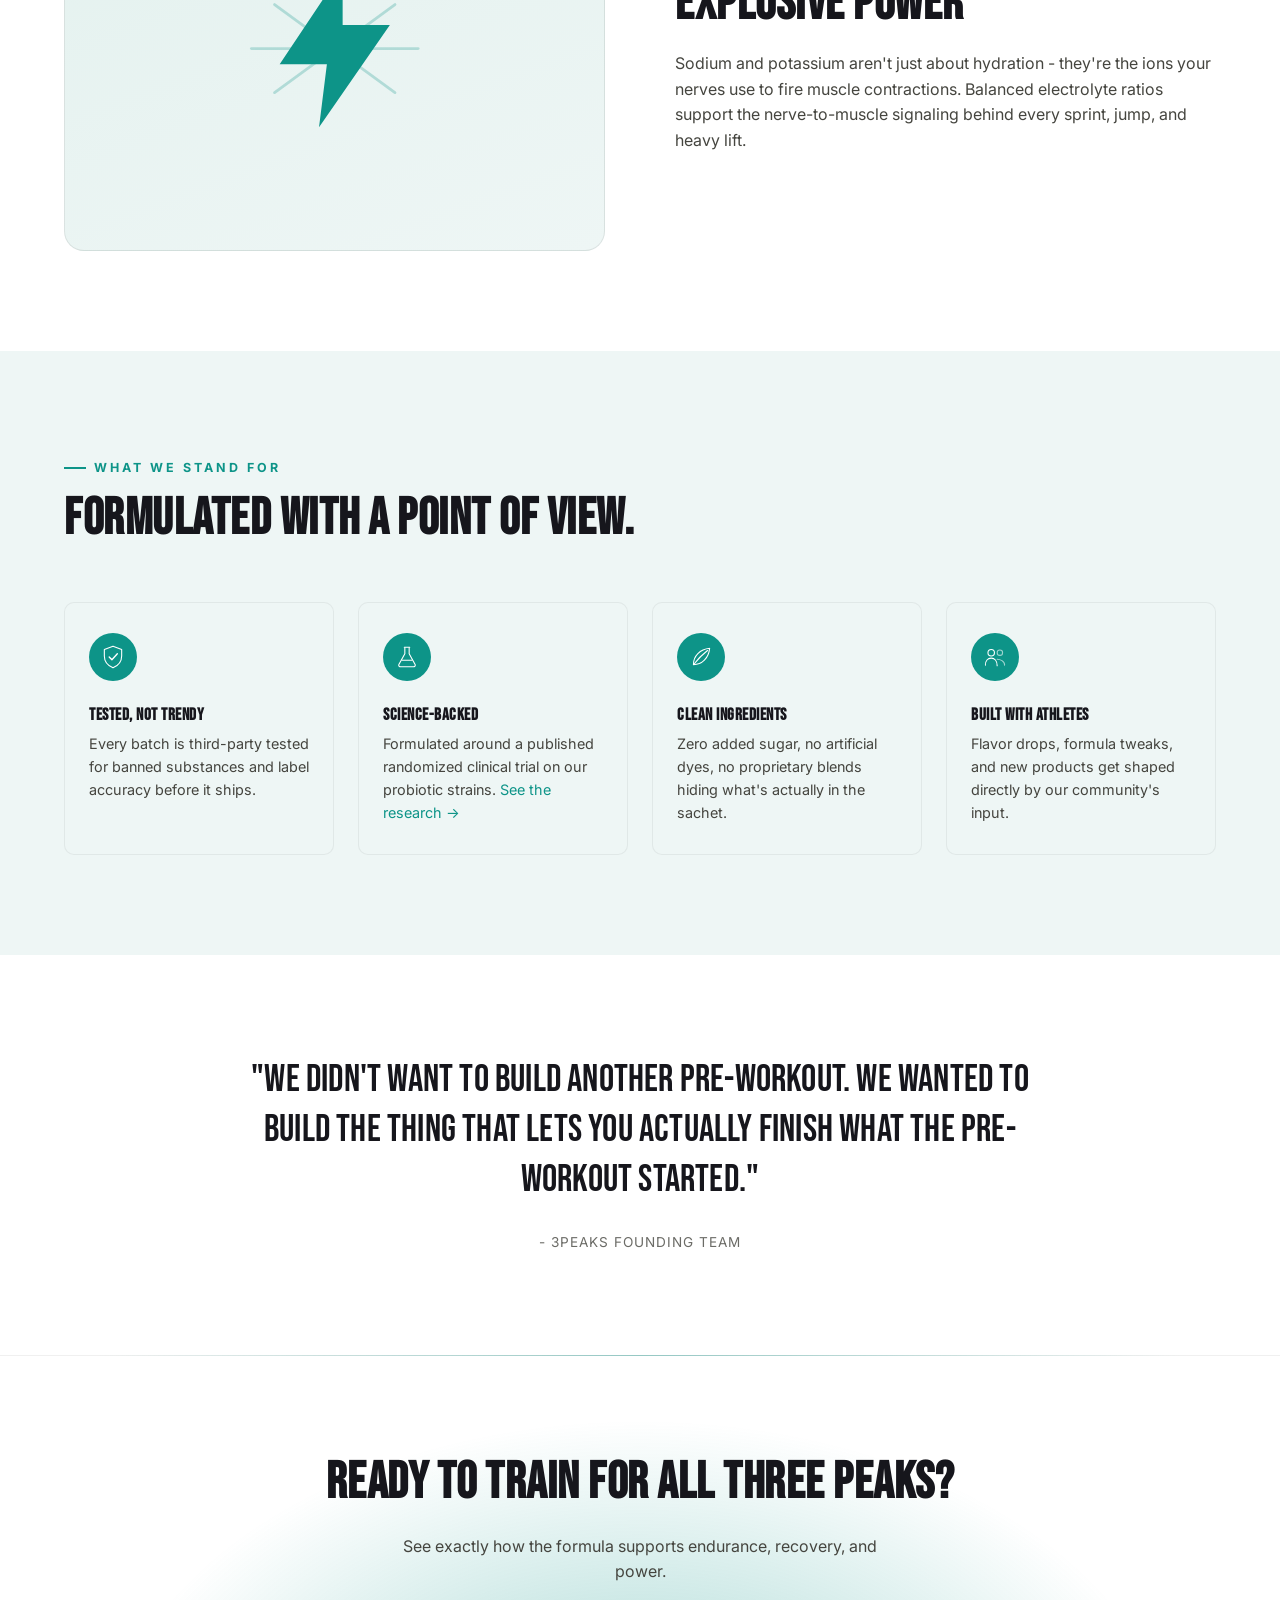
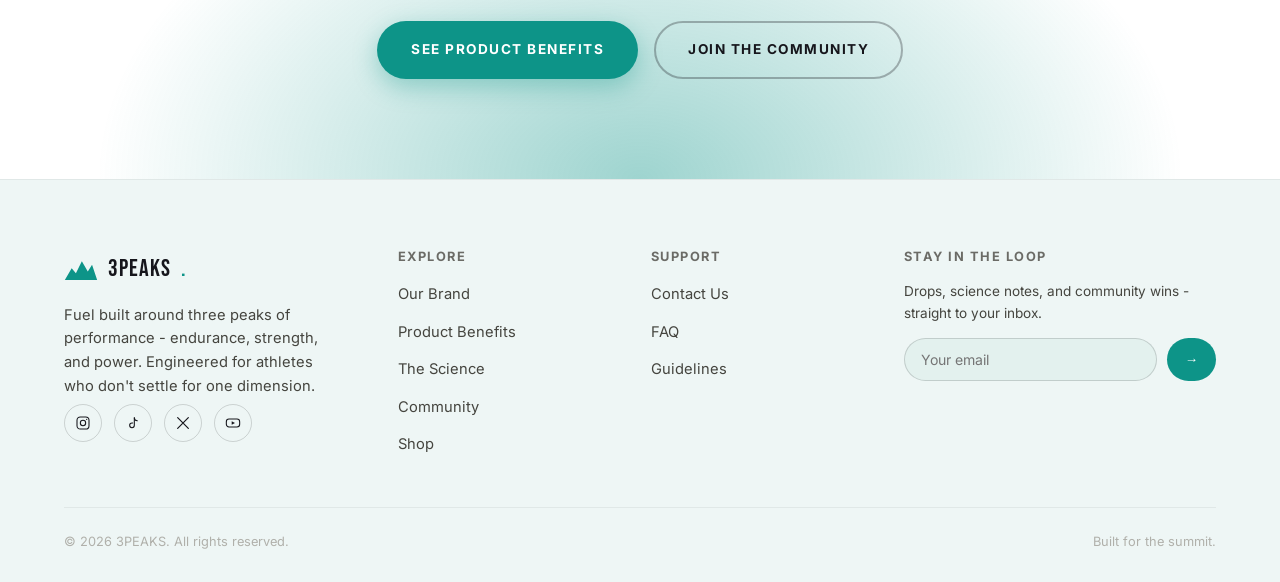
<file: brand.html>
<!DOCTYPE html>
<html lang="en">
<head>
<meta charset="UTF-8">
<meta name="viewport" content="width=device-width, initial-scale=1.0">
<title>Our Brand - 3PEAKS</title>
<meta name="description" content="Learn the story behind 3PEAKS and the three performance pillars - VO2 max endurance, muscle recovery &amp; strength, and explosive power - behind every formula.">
<link rel="preconnect" href="https://fonts.googleapis.com">
<link rel="preconnect" href="https://fonts.gstatic.com" crossorigin>
<link href="https://fonts.googleapis.com/css2?family=Bebas+Neue&family=Inter:wght@400;500;600;700;800&display=swap" rel="stylesheet">
<link rel="stylesheet" href="css/style.css">
</head>
<body>

<header class="site-header">
  <div class="nav container">
    <a href="index.html" class="logo">
      <svg class="mark" viewBox="0 0 40 30" fill="none" xmlns="http://www.w3.org/2000/svg">
        <path d="M1 28L9 14L14 20L21 6L28 18L33 10L39 28H1Z" fill="#0d9488"/>
      </svg>
      3PEAKS<span>.</span>
    </a>
    <div class="nav-links">
      <a href="index.html">Home</a>
      <a href="brand.html">Brand</a>
      <div class="nav-dropdown">
        <button type="button" class="nav-dropdown-trigger" aria-haspopup="true" aria-expanded="false">
          Benefits
          <svg viewBox="0 0 12 8" fill="none"><path d="M1 1L6 6L11 1" stroke="currentColor" stroke-width="1.6" stroke-linecap="round" stroke-linejoin="round"/></svg>
        </button>
        <div class="nav-dropdown-menu">
          <a href="benefits.html">Product Benefits<span>Ingredients, usage &amp; FAQ</span></a>
          <a href="science.html">The Science<span>Probiotic strains &amp; research</span></a>
        </div>
      </div>
      <a href="community.html">Community</a>
      <a href="shop.html">Shop</a>
    </div>
    <div class="nav-cta">
      <a href="shop.html" class="btn btn-primary">Shop Now</a>
      <button class="nav-toggle" aria-label="Toggle menu" aria-expanded="false">
        <span></span><span></span><span></span>
      </button>
    </div>
  </div>
</header>

<main>

  <!-- PAGE HERO -->
  <section class="page-hero">
    <div class="container">
      <div class="breadcrumb"><a href="index.html">Home</a> / Brand</div>
      <div class="eyebrow">Our Brand</div>
      <h1>Performance has more than one summit.</h1>
      <p style="font-size:1.25rem;color:var(--white);">3PEAKS exists because most athletes aren't training for one thing - we're chasing <strong style="color:var(--red);">endurance</strong>, <strong style="color:var(--red);">strength</strong>, and <strong style="color:var(--red);">power</strong> all at once. That's why we're here for you.</p>
    </div>
  </section>

  <!-- ORIGIN STORY -->
  <section class="section">
    <div class="container">
      <div class="split">
        <div class="split-copy">
          <div class="eyebrow">Why We're Here</div>
          <h2>Surpass your limits, every step forward, is another step to success.</h2>
          <p>We exist to help you surpass your limits - the three biggest obstacles standing between you and your best performance.</p>
          <ul class="benefit-list">
            <li>
              <svg viewBox="0 0 24 24" fill="none"><circle cx="12" cy="12" r="11" stroke="currentColor" stroke-width="1.5" opacity="0.3"/><path d="M7 12.5L10 15.5L17 8.5" stroke="currentColor" stroke-width="2" stroke-linecap="round" stroke-linejoin="round"/></svg>
              <span><strong>First, VO2 max</strong> - the biggest hill most people ever have to climb, the ceiling that decides how long and how hard you can actually push before your body taps out.</span>
            </li>
            <li>
              <svg viewBox="0 0 24 24" fill="none"><circle cx="12" cy="12" r="11" stroke="currentColor" stroke-width="1.5" opacity="0.3"/><path d="M7 12.5L10 15.5L17 8.5" stroke="currentColor" stroke-width="2" stroke-linecap="round" stroke-linejoin="round"/></svg>
              <span><strong>Second, muscle strength, endurance, and mass</strong> - the long, unglamorous climb of building something durable enough to hold up over a full season, not just one good day.</span>
            </li>
            <li>
              <svg viewBox="0 0 24 24" fill="none"><circle cx="12" cy="12" r="11" stroke="currentColor" stroke-width="1.5" opacity="0.3"/><path d="M7 12.5L10 15.5L17 8.5" stroke="currentColor" stroke-width="2" stroke-linecap="round" stroke-linejoin="round"/></svg>
              <span><strong>Third, explosive power</strong> - the limit we're setting out to help you break: the fast-twitch output that turns a solid athlete into a dangerous one.</span>
            </li>
          </ul>
        </div>
        <div class="split-visual">
          <svg class="scene" viewBox="0 0 400 300" fill="none" xmlns="http://www.w3.org/2000/svg">
            <line x1="40" y1="260" x2="360" y2="260" stroke="currentColor" stroke-width="1.5" opacity="0.15"/>
            <path d="M80 205L200 150L320 90" stroke="currentColor" stroke-width="2" stroke-dasharray="2 8" stroke-linecap="round" opacity="0.5"/>
            <circle cx="80" cy="205" r="34" fill="var(--black-soft)" stroke="currentColor" stroke-width="2.5"/>
            <g transform="translate(80,205) scale(0.62) translate(-24,-24)">
              <path d="M8 24H16L20 12L28 36L32 24H40" stroke="currentColor" stroke-width="2.5" stroke-linecap="round" stroke-linejoin="round"/>
            </g>
            <text x="80" y="258" text-anchor="middle" font-family="Bebas Neue" font-size="16" fill="currentColor" opacity="0.55">01</text>
            <circle cx="200" cy="150" r="34" fill="var(--black-soft)" stroke="currentColor" stroke-width="2.5"/>
            <g transform="translate(200,150) scale(0.55) translate(-24,-24)">
              <rect x="4" y="19" width="6" height="10" rx="1.5" fill="currentColor"/>
              <rect x="38" y="19" width="6" height="10" rx="1.5" fill="currentColor"/>
              <rect x="10" y="16" width="4" height="16" rx="1" fill="currentColor"/>
              <rect x="34" y="16" width="4" height="16" rx="1" fill="currentColor"/>
              <rect x="14" y="22" width="20" height="4" rx="1" fill="currentColor"/>
            </g>
            <text x="200" y="203" text-anchor="middle" font-family="Bebas Neue" font-size="16" fill="currentColor" opacity="0.55">02</text>
            <circle cx="320" cy="90" r="38" fill="currentColor"/>
            <g transform="translate(320,90) scale(0.62) translate(-24,-24)">
              <path d="M26 4L10 28H22L20 44L38 18H26L26 4Z" fill="var(--black-soft)"/>
            </g>
            <text x="320" y="147" text-anchor="middle" font-family="Bebas Neue" font-size="16" fill="currentColor" opacity="0.7">03</text>
          </svg>
        </div>
      </div>
    </div>
  </section>

  <!-- STATS STRIP -->
  <section class="section-sm section-alt">
    <div class="container">
      <div class="stats-strip">
        <div><strong>3</strong><span>Performance Pillars</span></div>
        <div><strong>10B+</strong><span>CFU Live Probiotics</span></div>
        <div><strong>0g</strong><span>Added Sugar</span></div>
        <div><strong>100%</strong><span>Third-Party Tested</span></div>
      </div>
    </div>
  </section>

  <!-- THREE PILLARS DEEP DIVE -->
  <section class="section">
    <div class="container">
      <div class="section-head center">
        <div class="eyebrow">The 3PEAKS System</div>
        <h2>Three pillars, one range.</h2>
        <p>Every formula decision gets tested against all three pillars before it earns a place in the sachet.</p>
      </div>

      <div class="split" style="margin-bottom:90px;">
        <div class="split-visual">
          <svg class="scene" viewBox="0 0 400 300" fill="none" xmlns="http://www.w3.org/2000/svg">
            <circle cx="200" cy="150" r="115" stroke="currentColor" stroke-width="1.5" opacity="0.12"/>
            <circle cx="200" cy="150" r="82" stroke="currentColor" stroke-width="1.5" opacity="0.18"/>
            <circle cx="200" cy="150" r="49" stroke="currentColor" stroke-width="1.5" opacity="0.26"/>
            <path d="M50 150H120L145 95L180 205L215 55L250 150H350" stroke="currentColor" stroke-width="3.5" stroke-linecap="round" stroke-linejoin="round"/>
            <circle cx="215" cy="55" r="7" fill="currentColor"/>
          </svg>
        </div>
        <div class="split-copy">
          <span class="tag" style="color:var(--red);font-size:0.75rem;font-weight:700;letter-spacing:1.5px;text-transform:uppercase;">Peak One</span>
          <h2 style="margin-top:8px;">VO2 Max Endurance</h2>
          <p>Your VO2 max - how efficiently your body uses oxygen under load - drops fast when you're under-hydrated. We formulated a full electrolyte spectrum to help you hold pace longer, recover between intervals faster, and avoid the mid-session fade.</p>
        </div>
      </div>

      <div class="split reverse" style="margin-bottom:90px;">
        <div class="split-visual">
          <svg class="scene" viewBox="0 0 400 300" fill="none" xmlns="http://www.w3.org/2000/svg">
            <g stroke="currentColor" stroke-width="2" stroke-linecap="round" opacity="0.3">
              <path d="M140 90C100 100 78 140 90 180"/>
              <path d="M138 88L128 78M138 88L146 76"/>
              <path d="M260 210C300 200 322 160 310 120"/>
              <path d="M262 212L272 222M262 212L254 224"/>
            </g>
            <g transform="translate(200,150) scale(2.6) translate(-24,-24)">
              <rect x="4" y="19" width="6" height="10" rx="1.5" fill="currentColor"/>
              <rect x="38" y="19" width="6" height="10" rx="1.5" fill="currentColor"/>
              <rect x="10" y="16" width="4" height="16" rx="1" fill="currentColor"/>
              <rect x="34" y="16" width="4" height="16" rx="1" fill="currentColor"/>
              <rect x="14" y="22" width="20" height="4" rx="1" fill="currentColor"/>
            </g>
          </svg>
        </div>
        <div class="split-copy">
          <span class="tag" style="color:var(--red);font-size:0.75rem;font-weight:700;letter-spacing:1.5px;text-transform:uppercase;">Peak Two</span>
          <h2 style="margin-top:8px;">Muscle Recovery &amp; Strength</h2>
          <p>Recovery starts in the gut. Our live probiotic blend supports nutrient absorption so the protein and electrolytes you're already taking in actually get put to work rebuilding muscle - meaning less soreness and more consistent strength gains session over session.</p>
        </div>
      </div>

      <div class="split">
        <div class="split-visual">
          <svg class="scene" viewBox="0 0 400 300" fill="none" xmlns="http://www.w3.org/2000/svg">
            <g stroke="currentColor" stroke-width="2.5" stroke-linecap="round" opacity="0.25">
              <line x1="200" y1="150" x2="200" y2="90"/>
              <line x1="200" y1="150" x2="252" y2="112"/>
              <line x1="200" y1="150" x2="272" y2="150"/>
              <line x1="200" y1="150" x2="252" y2="188"/>
              <line x1="200" y1="150" x2="148" y2="188"/>
              <line x1="200" y1="150" x2="128" y2="150"/>
              <line x1="200" y1="150" x2="148" y2="112"/>
            </g>
            <g transform="translate(200,150) scale(3.4) translate(-24,-24)">
              <path d="M26 4L10 28H22L20 44L38 18H26L26 4Z" fill="currentColor"/>
            </g>
          </svg>
        </div>
        <div class="split-copy">
          <span class="tag" style="color:var(--red);font-size:0.75rem;font-weight:700;letter-spacing:1.5px;text-transform:uppercase;">Peak Three</span>
          <h2 style="margin-top:8px;">Explosive Power</h2>
          <p>Sodium and potassium aren't just about hydration - they're the ions your nerves use to fire muscle contractions. Balanced electrolyte ratios support the nerve-to-muscle signaling behind every sprint, jump, and heavy lift.</p>
        </div>
      </div>
    </div>
  </section>

  <!-- VALUES -->
  <section class="section section-alt">
    <div class="container">
      <div class="section-head">
        <div class="eyebrow">What We Stand For</div>
        <h2>Formulated with a point of view.</h2>
      </div>
      <div class="values-grid">
        <div class="value-card">
          <svg class="peak-icon" viewBox="0 0 48 48" fill="none"><path d="M24 4L40 10V22C40 32 33 40 24 44C15 40 8 32 8 22V10L24 4Z" stroke="currentColor" stroke-width="2" stroke-linejoin="round"/><path d="M17 24L22 29L32 18" stroke="currentColor" stroke-width="2.5" stroke-linecap="round" stroke-linejoin="round"/></svg>
          <h3>Tested, Not Trendy</h3>
          <p>Every batch is third-party tested for banned substances and label accuracy before it ships.</p>
        </div>
        <div class="value-card">
          <svg class="peak-icon" viewBox="0 0 48 48" fill="none"><path d="M19 6H29" stroke="currentColor" stroke-width="2" stroke-linecap="round"/><path d="M20 6V18L9 38C8 40 9.5 42 12 42H36C38.5 42 40 40 39 38L28 18V6" stroke="currentColor" stroke-width="2" stroke-linejoin="round"/><path d="M14 30H34" stroke="currentColor" stroke-width="2"/></svg>
          <h3>Science-Backed</h3>
          <p>Formulated around a published randomized clinical trial on our probiotic strains. <a href="science.html" style="color:var(--red);">See the research →</a></p>
        </div>
        <div class="value-card">
          <svg class="peak-icon" viewBox="0 0 48 48" fill="none"><path d="M10 38C10 22 22 10 40 8C38 26 26 38 10 38Z" stroke="currentColor" stroke-width="2" stroke-linejoin="round"/><path d="M12 36C18 28 26 20 36 12" stroke="currentColor" stroke-width="2" stroke-linecap="round"/></svg>
          <h3>Clean Ingredients</h3>
          <p>Zero added sugar, no artificial dyes, no proprietary blends hiding what's actually in the sachet.</p>
        </div>
        <div class="value-card">
          <svg class="peak-icon" viewBox="0 0 48 48" fill="none"><circle cx="17" cy="16" r="6" stroke="currentColor" stroke-width="2"/><circle cx="33" cy="16" r="5" stroke="currentColor" stroke-width="2" opacity="0.6"/><path d="M6 40C6 31 11 26 17 26C23 26 28 31 28 40" stroke="currentColor" stroke-width="2" stroke-linecap="round"/><path d="M28 28C33 28 42 31 42 40" stroke="currentColor" stroke-width="2" stroke-linecap="round" opacity="0.6"/></svg>
          <h3>Built With Athletes</h3>
          <p>Flavor drops, formula tweaks, and new products get shaped directly by our community's input.</p>
        </div>
      </div>
    </div>
  </section>

  <!-- FOUNDER QUOTE -->
  <section class="section">
    <div class="container">
      <div class="quote-block">
        <blockquote>"We didn't want to build another pre-workout. We wanted to build the thing that lets you actually finish what the pre-workout started."</blockquote>
        <cite>- 3PEAKS Founding Team</cite>
      </div>
    </div>
  </section>

  <!-- CTA -->
  <section class="cta-banner">
    <div class="container">
      <h2>Ready to train for all three peaks?</h2>
      <p>See exactly how the formula supports endurance, recovery, and power.</p>
      <div class="hero-actions">
        <a href="benefits.html" class="btn btn-primary">See Product Benefits</a>
        <a href="community.html" class="btn btn-outline">Join The Community</a>
      </div>
    </div>
  </section>

</main>

<footer class="site-footer">
  <div class="container">
    <div class="footer-grid">
      <div class="footer-brand">
        <a href="index.html" class="logo">
          <svg class="mark" viewBox="0 0 40 30" fill="none" xmlns="http://www.w3.org/2000/svg"><path d="M1 28L9 14L14 20L21 6L28 18L33 10L39 28H1Z" fill="#0d9488"/></svg>
          3PEAKS<span>.</span>
        </a>
        <p>Fuel built around three peaks of performance - endurance, strength, and power. Engineered for athletes who don't settle for one dimension.</p>
        <div class="footer-social">
          <a href="#" aria-label="Instagram"><svg viewBox="0 0 24 24" fill="none"><rect x="3" y="3" width="18" height="18" rx="5" stroke="currentColor" stroke-width="1.6"/><circle cx="12" cy="12" r="4" stroke="currentColor" stroke-width="1.6"/><circle cx="17.5" cy="6.5" r="1" fill="currentColor"/></svg></a>
          <a href="#" aria-label="TikTok"><svg viewBox="0 0 24 24" fill="none"><path d="M14 4V15.5C14 17.4 12.4 19 10.5 19C8.6 19 7 17.4 7 15.5C7 13.6 8.6 12 10.5 12C10.8 12 11.2 12 11.5 12.1" stroke="currentColor" stroke-width="1.6" stroke-linecap="round"/><path d="M14 4C14 6.5 16 8.5 18.5 8.5" stroke="currentColor" stroke-width="1.6" stroke-linecap="round"/></svg></a>
          <a href="#" aria-label="X"><svg viewBox="0 0 24 24" fill="none"><path d="M4 4L20 20M20 4L4 20" stroke="currentColor" stroke-width="1.8" stroke-linecap="round"/></svg></a>
          <a href="#" aria-label="YouTube"><svg viewBox="0 0 24 24" fill="none"><rect x="2" y="6" width="20" height="12" rx="4" stroke="currentColor" stroke-width="1.6"/><path d="M10 9.5L15 12L10 14.5V9.5Z" fill="currentColor"/></svg></a>
        </div>
      </div>
      <div class="footer-col">
        <h4>Explore</h4>
        <ul>
          <li><a href="brand.html">Our Brand</a></li>
          <li><a href="benefits.html">Product Benefits</a></li>
          <li><a href="science.html">The Science</a></li>
          <li><a href="community.html">Community</a></li>
          <li><a href="shop.html">Shop</a></li>
        </ul>
      </div>
      <div class="footer-col">
        <h4>Support</h4>
        <ul>
          <li><a href="community.html#form">Contact Us</a></li>
          <li><a href="benefits.html#faq">FAQ</a></li>
          <li><a href="community.html#guidelines">Guidelines</a></li>
        </ul>
      </div>
      <div class="footer-col">
        <h4>Stay In The Loop</h4>
        <p style="font-size:0.85rem;margin-bottom:14px;">Drops, science notes, and community wins - straight to your inbox.</p>
        <form class="newsletter-form">
          <input type="email" placeholder="Your email" required aria-label="Email address">
          <button type="submit" aria-label="Subscribe">→</button>
        </form>
      </div>
    </div>
    <div class="footer-bottom">
      <span>© 2026 3PEAKS. All rights reserved.</span>
      <span>Built for the summit.</span>
    </div>
  </div>
</footer>

<script src="js/main.js"></script>
</body>
</html>
</file>
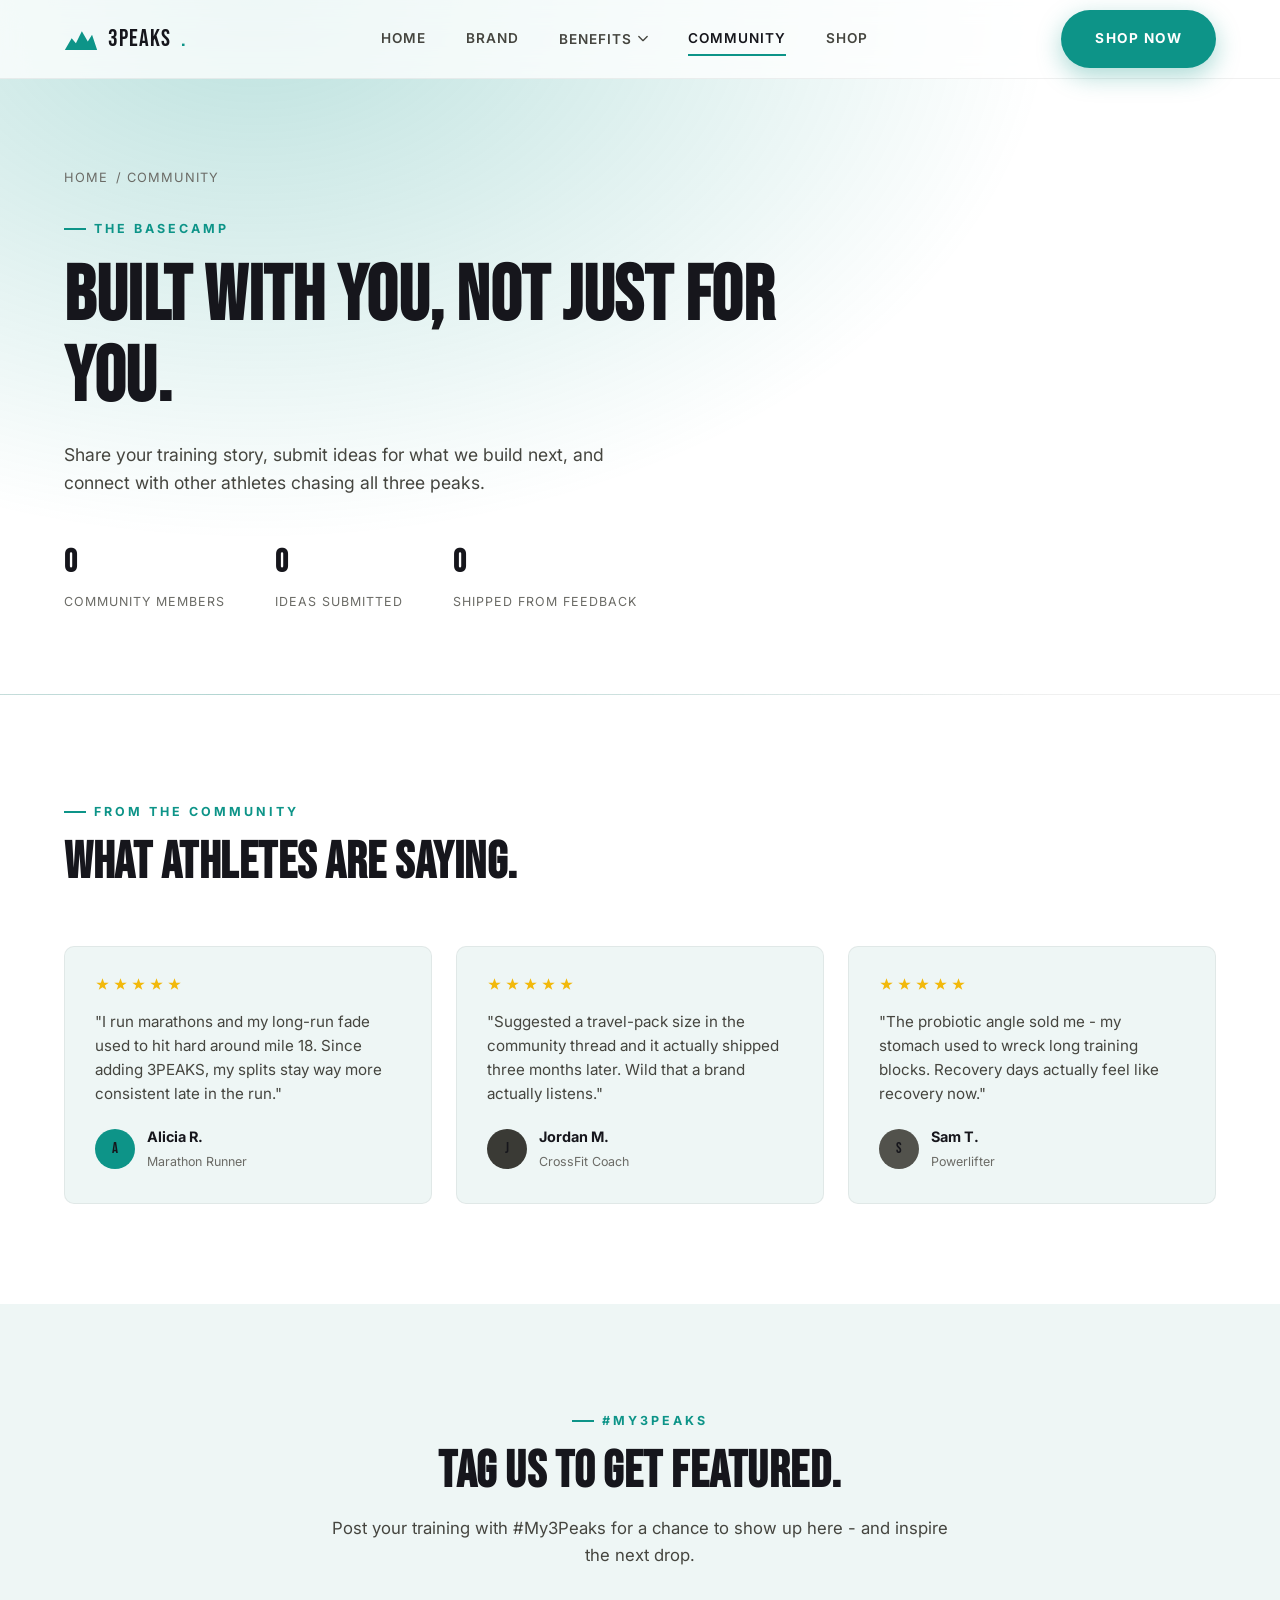
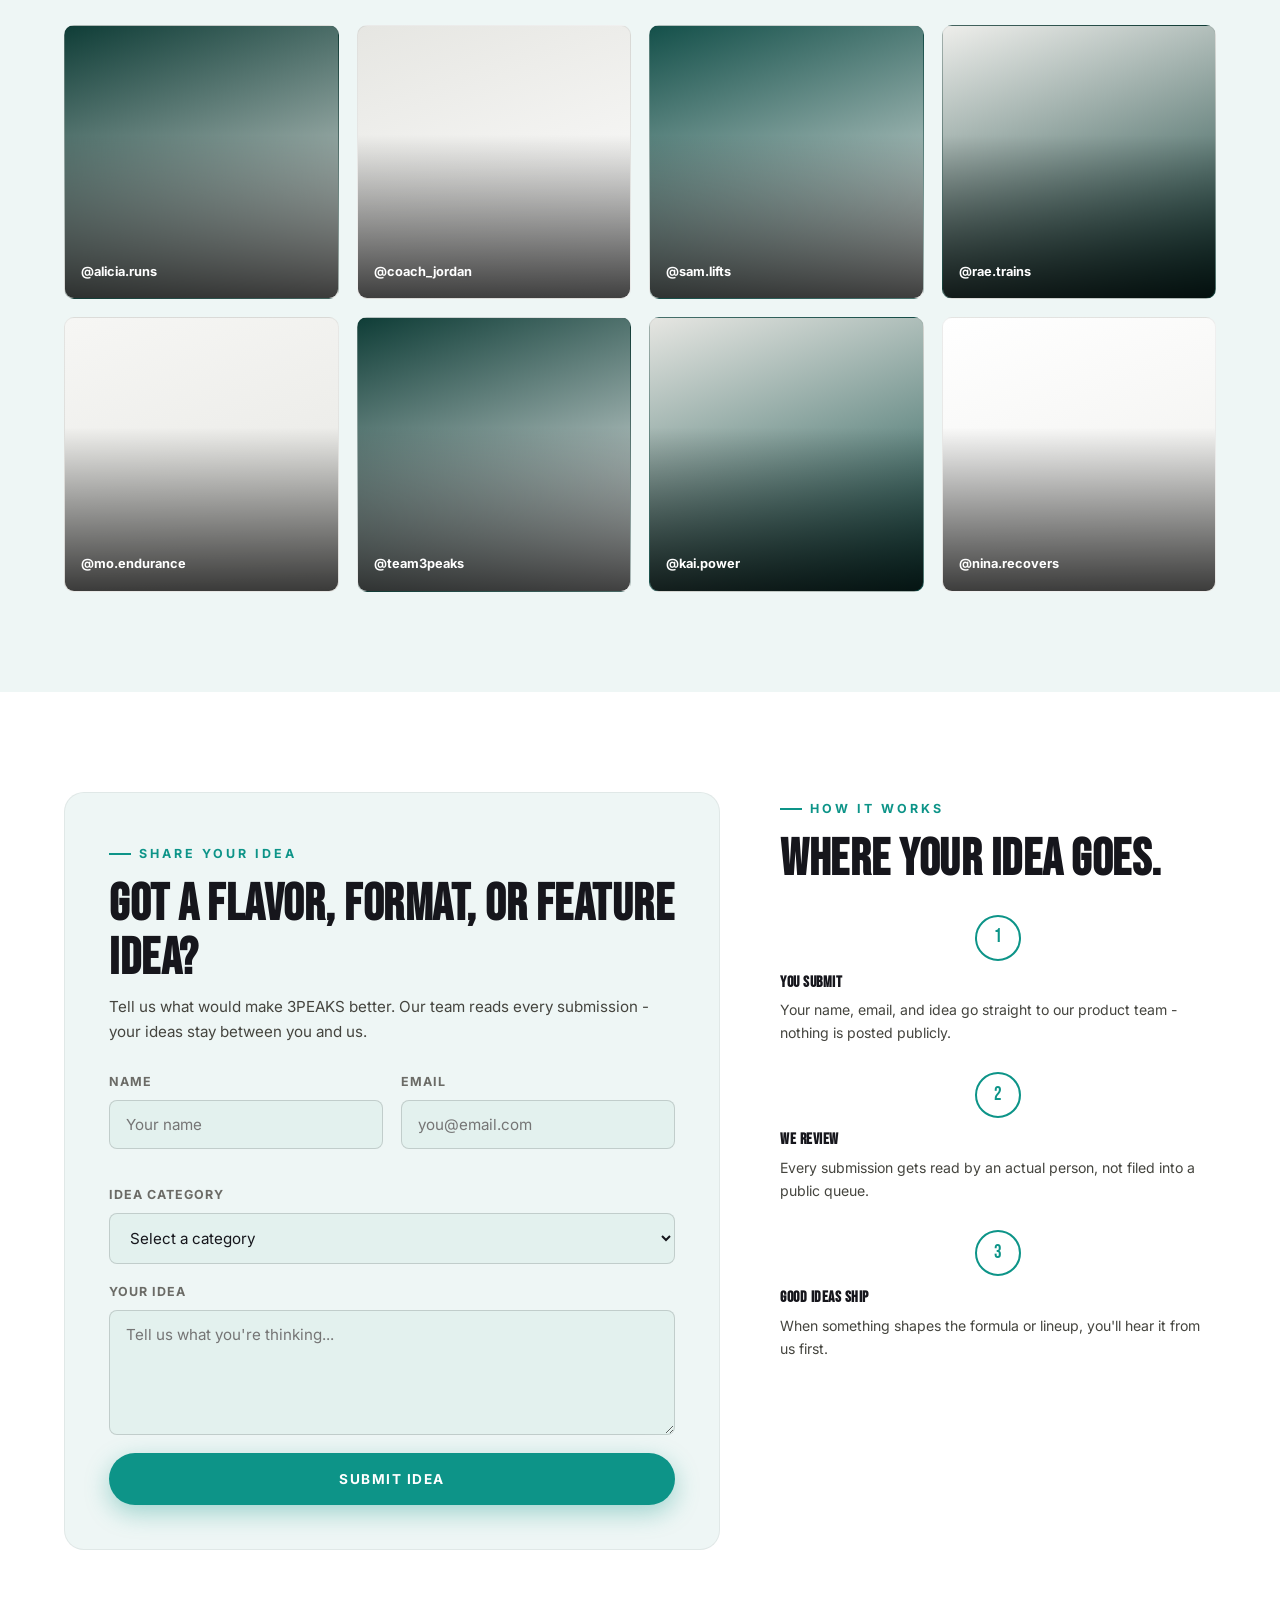
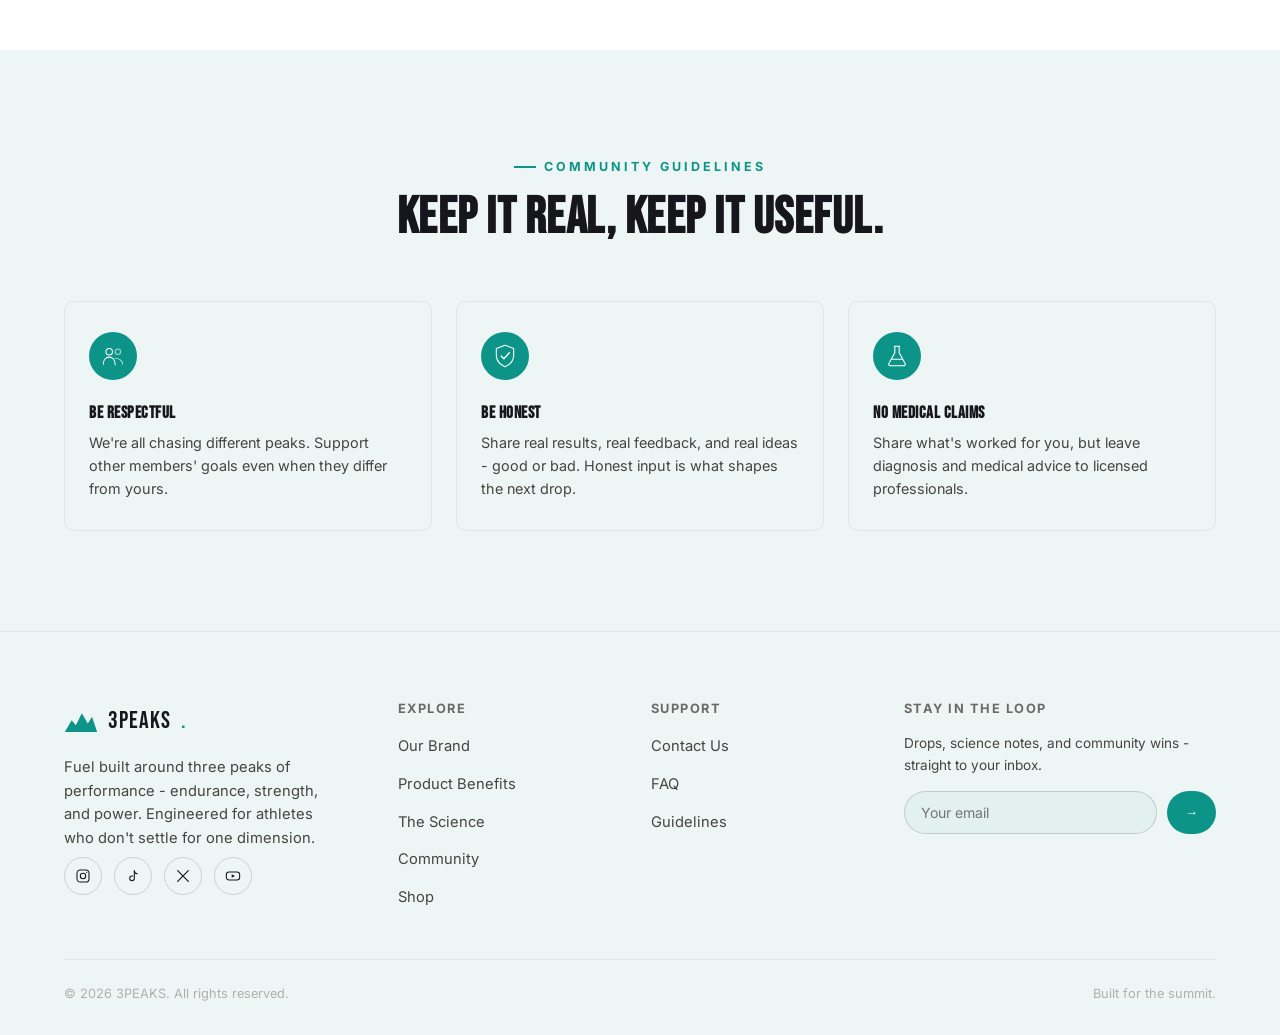
<file: community.html>
<!DOCTYPE html>
<html lang="en">
<head>
<meta charset="UTF-8">
<meta name="viewport" content="width=device-width, initial-scale=1.0">
<title>Community - 3PEAKS</title>
<meta name="description" content="Join the 3PEAKS community - share your training story, submit your ideas, and help shape what we build next.">
<link rel="preconnect" href="https://fonts.googleapis.com">
<link rel="preconnect" href="https://fonts.gstatic.com" crossorigin>
<link href="https://fonts.googleapis.com/css2?family=Bebas+Neue&family=Inter:wght@400;500;600;700;800&display=swap" rel="stylesheet">
<link rel="stylesheet" href="css/style.css">
</head>
<body>

<header class="site-header">
  <div class="nav container">
    <a href="index.html" class="logo">
      <svg class="mark" viewBox="0 0 40 30" fill="none" xmlns="http://www.w3.org/2000/svg">
        <path d="M1 28L9 14L14 20L21 6L28 18L33 10L39 28H1Z" fill="#0d9488"/>
      </svg>
      3PEAKS<span>.</span>
    </a>
    <div class="nav-links">
      <a href="index.html">Home</a>
      <a href="brand.html">Brand</a>
      <div class="nav-dropdown">
        <button type="button" class="nav-dropdown-trigger" aria-haspopup="true" aria-expanded="false">
          Benefits
          <svg viewBox="0 0 12 8" fill="none"><path d="M1 1L6 6L11 1" stroke="currentColor" stroke-width="1.6" stroke-linecap="round" stroke-linejoin="round"/></svg>
        </button>
        <div class="nav-dropdown-menu">
          <a href="benefits.html">Product Benefits<span>Ingredients, usage &amp; FAQ</span></a>
          <a href="science.html">The Science<span>Probiotic strains &amp; research</span></a>
        </div>
      </div>
      <a href="community.html">Community</a>
      <a href="shop.html">Shop</a>
    </div>
    <div class="nav-cta">
      <a href="shop.html" class="btn btn-primary">Shop Now</a>
      <button class="nav-toggle" aria-label="Toggle menu" aria-expanded="false">
        <span></span><span></span><span></span>
      </button>
    </div>
  </div>
</header>

<main>

  <!-- PAGE HERO -->
  <section class="page-hero">
    <div class="container">
      <div class="breadcrumb"><a href="index.html">Home</a> / Community</div>
      <div class="eyebrow">The Basecamp</div>
      <h1>Built with you, not just for you.</h1>
      <p>Share your training story, submit ideas for what we build next, and connect with other athletes chasing all three peaks.</p>
      <div class="community-hero-stats">
        <div><strong style="font-family:var(--font-display);font-size:2rem;display:block;">0</strong><span style="font-size:0.78rem;letter-spacing:1px;text-transform:uppercase;color:var(--gray);">Community Members</span></div>
        <div><strong style="font-family:var(--font-display);font-size:2rem;display:block;">0</strong><span style="font-size:0.78rem;letter-spacing:1px;text-transform:uppercase;color:var(--gray);">Ideas Submitted</span></div>
        <div><strong style="font-family:var(--font-display);font-size:2rem;display:block;">0</strong><span style="font-size:0.78rem;letter-spacing:1px;text-transform:uppercase;color:var(--gray);">Shipped From Feedback</span></div>
      </div>
    </div>
  </section>

  <!-- TESTIMONIALS -->
  <section class="section">
    <div class="container">
      <div class="section-head">
        <div class="eyebrow">From The Community</div>
        <h2>What athletes are saying.</h2>
      </div>
      <div class="testimonial-grid">
        <div class="testimonial-card">
          <div class="stars">
            <svg viewBox="0 0 24 24" fill="currentColor"><path d="M12 2L14.6 9H22L15.8 13.5L18 20.5L12 16.2L6 20.5L8.2 13.5L2 9H9.4L12 2Z"/></svg>
            <svg viewBox="0 0 24 24" fill="currentColor"><path d="M12 2L14.6 9H22L15.8 13.5L18 20.5L12 16.2L6 20.5L8.2 13.5L2 9H9.4L12 2Z"/></svg>
            <svg viewBox="0 0 24 24" fill="currentColor"><path d="M12 2L14.6 9H22L15.8 13.5L18 20.5L12 16.2L6 20.5L8.2 13.5L2 9H9.4L12 2Z"/></svg>
            <svg viewBox="0 0 24 24" fill="currentColor"><path d="M12 2L14.6 9H22L15.8 13.5L18 20.5L12 16.2L6 20.5L8.2 13.5L2 9H9.4L12 2Z"/></svg>
            <svg viewBox="0 0 24 24" fill="currentColor"><path d="M12 2L14.6 9H22L15.8 13.5L18 20.5L12 16.2L6 20.5L8.2 13.5L2 9H9.4L12 2Z"/></svg>
          </div>
          <p class="quote">"I run marathons and my long-run fade used to hit hard around mile 18. Since adding 3PEAKS, my splits stay way more consistent late in the run."</p>
          <div class="testimonial-person">
            <div class="avatar" style="background:#0d9488;">A</div>
            <div><strong>Alicia R.</strong><span>Marathon Runner</span></div>
          </div>
        </div>
        <div class="testimonial-card">
          <div class="stars">
            <svg viewBox="0 0 24 24" fill="currentColor"><path d="M12 2L14.6 9H22L15.8 13.5L18 20.5L12 16.2L6 20.5L8.2 13.5L2 9H9.4L12 2Z"/></svg>
            <svg viewBox="0 0 24 24" fill="currentColor"><path d="M12 2L14.6 9H22L15.8 13.5L18 20.5L12 16.2L6 20.5L8.2 13.5L2 9H9.4L12 2Z"/></svg>
            <svg viewBox="0 0 24 24" fill="currentColor"><path d="M12 2L14.6 9H22L15.8 13.5L18 20.5L12 16.2L6 20.5L8.2 13.5L2 9H9.4L12 2Z"/></svg>
            <svg viewBox="0 0 24 24" fill="currentColor"><path d="M12 2L14.6 9H22L15.8 13.5L18 20.5L12 16.2L6 20.5L8.2 13.5L2 9H9.4L12 2Z"/></svg>
            <svg viewBox="0 0 24 24" fill="currentColor"><path d="M12 2L14.6 9H22L15.8 13.5L18 20.5L12 16.2L6 20.5L8.2 13.5L2 9H9.4L12 2Z"/></svg>
          </div>
          <p class="quote">"Suggested a travel-pack size in the community thread and it actually shipped three months later. Wild that a brand actually listens."</p>
          <div class="testimonial-person">
            <div class="avatar" style="background:#3a3a35;">J</div>
            <div><strong>Jordan M.</strong><span>CrossFit Coach</span></div>
          </div>
        </div>
        <div class="testimonial-card">
          <div class="stars">
            <svg viewBox="0 0 24 24" fill="currentColor"><path d="M12 2L14.6 9H22L15.8 13.5L18 20.5L12 16.2L6 20.5L8.2 13.5L2 9H9.4L12 2Z"/></svg>
            <svg viewBox="0 0 24 24" fill="currentColor"><path d="M12 2L14.6 9H22L15.8 13.5L18 20.5L12 16.2L6 20.5L8.2 13.5L2 9H9.4L12 2Z"/></svg>
            <svg viewBox="0 0 24 24" fill="currentColor"><path d="M12 2L14.6 9H22L15.8 13.5L18 20.5L12 16.2L6 20.5L8.2 13.5L2 9H9.4L12 2Z"/></svg>
            <svg viewBox="0 0 24 24" fill="currentColor"><path d="M12 2L14.6 9H22L15.8 13.5L18 20.5L12 16.2L6 20.5L8.2 13.5L2 9H9.4L12 2Z"/></svg>
            <svg viewBox="0 0 24 24" fill="currentColor"><path d="M12 2L14.6 9H22L15.8 13.5L18 20.5L12 16.2L6 20.5L8.2 13.5L2 9H9.4L12 2Z"/></svg>
          </div>
          <p class="quote">"The probiotic angle sold me - my stomach used to wreck long training blocks. Recovery days actually feel like recovery now."</p>
          <div class="testimonial-person">
            <div class="avatar" style="background:#52524c;">S</div>
            <div><strong>Sam T.</strong><span>Powerlifter</span></div>
          </div>
        </div>
      </div>
    </div>
  </section>

  <!-- SOCIAL FEED MOCKUP -->
  <section class="section section-alt">
    <div class="container">
      <div class="section-head center">
        <div class="eyebrow">#My3Peaks</div>
        <h2>Tag us to get featured.</h2>
        <p>Post your training with #My3Peaks for a chance to show up here - and inspire the next drop.</p>
      </div>
      <div class="feed-grid">
        <div class="feed-item" style="background:linear-gradient(160deg,#0f3d37,#eeeeeb);"><span class="handle">@alicia.runs</span></div>
        <div class="feed-item" style="background:linear-gradient(160deg,#e6e6e2,#ffffff);"><span class="handle">@coach_jordan</span></div>
        <div class="feed-item" style="background:linear-gradient(160deg,#14504a,#f6f6f4);"><span class="handle">@sam.lifts</span></div>
        <div class="feed-item" style="background:linear-gradient(160deg,#eeeeeb,#0f3d37);"><span class="handle">@rae.trains</span></div>
        <div class="feed-item" style="background:linear-gradient(160deg,#f6f6f4,#e6e6e2);"><span class="handle">@mo.endurance</span></div>
        <div class="feed-item" style="background:linear-gradient(160deg,#0f3d37,#ffffff);"><span class="handle">@team3peaks</span></div>
        <div class="feed-item" style="background:linear-gradient(160deg,#e6e6e2,#14504a);"><span class="handle">@kai.power</span></div>
        <div class="feed-item" style="background:linear-gradient(160deg,#ffffff,#eeeeeb);"><span class="handle">@nina.recovers</span></div>
      </div>
    </div>
  </section>

  <!-- SHARE YOUR IDEA -->
  <section class="section" id="form">
    <div class="container community-form-wrap">
      <div class="form-card">
        <div class="eyebrow">Share Your Idea</div>
        <h2 style="margin-bottom:10px;">Got a flavor, format, or feature idea?</h2>
        <p style="margin-bottom:28px;font-size:0.95rem;">Tell us what would make 3PEAKS better. Our team reads every submission - your ideas stay between you and us.</p>
        <form id="community-form">
          <div class="form-row">
            <div class="form-group">
              <label for="name">Name</label>
              <input type="text" id="name" name="name" placeholder="Your name" required>
            </div>
            <div class="form-group">
              <label for="email">Email</label>
              <input type="email" id="email" name="email" placeholder="you@email.com" required>
            </div>
          </div>
          <div class="form-group">
            <label for="category">Idea Category</label>
            <select id="category" name="category" required>
              <option value="" disabled selected>Select a category</option>
              <option value="flavor">New Flavor</option>
              <option value="format">New Format (single-serve, bulk, etc.)</option>
              <option value="feature">Product Feature</option>
              <option value="content">Community / Content</option>
              <option value="other">Other</option>
            </select>
          </div>
          <div class="form-group">
            <label for="idea">Your Idea</label>
            <textarea id="idea" name="idea" rows="5" placeholder="Tell us what you're thinking..." required></textarea>
          </div>
          <button type="submit" class="btn btn-primary btn-block">Submit Idea</button>
          <div class="form-success" id="form-success">
            <svg viewBox="0 0 24 24" fill="none"><circle cx="12" cy="12" r="11" stroke="currentColor" stroke-width="1.5" opacity="0.3"/><path d="M7 12.5L10 15.5L17 8.5" stroke="currentColor" stroke-width="2" stroke-linecap="round" stroke-linejoin="round"/></svg>
            <span>Thanks - your idea has been shared with the team.</span>
          </div>
        </form>
      </div>

      <div>
        <div class="eyebrow">How It Works</div>
        <h2 style="margin-bottom:28px;">Where your idea goes.</h2>
        <div style="display:flex;flex-direction:column;gap:28px;">
          <div class="usage-step" style="text-align:left;padding:0;">
            <div class="step-num" style="margin-bottom:14px;">1</div>
            <h3>You submit</h3>
            <p>Your name, email, and idea go straight to our product team - nothing is posted publicly.</p>
          </div>
          <div class="usage-step" style="text-align:left;padding:0;">
            <div class="step-num" style="margin-bottom:14px;">2</div>
            <h3>We review</h3>
            <p>Every submission gets read by an actual person, not filed into a public queue.</p>
          </div>
          <div class="usage-step" style="text-align:left;padding:0;">
            <div class="step-num" style="margin-bottom:14px;">3</div>
            <h3>Good ideas ship</h3>
            <p>When something shapes the formula or lineup, you'll hear it from us first.</p>
          </div>
        </div>
      </div>
    </div>
  </section>

  <!-- GUIDELINES -->
  <section class="section section-alt" id="guidelines">
    <div class="container">
      <div class="section-head center">
        <div class="eyebrow">Community Guidelines</div>
        <h2>Keep it real, keep it useful.</h2>
      </div>
      <div class="guidelines-grid">
        <div class="value-card">
          <svg class="peak-icon" viewBox="0 0 48 48" fill="none"><circle cx="17" cy="16" r="6" stroke="currentColor" stroke-width="2"/><circle cx="33" cy="16" r="5" stroke="currentColor" stroke-width="2" opacity="0.6"/><path d="M6 40C6 31 11 26 17 26C23 26 28 31 28 40" stroke="currentColor" stroke-width="2" stroke-linecap="round"/><path d="M28 28C33 28 42 31 42 40" stroke="currentColor" stroke-width="2" stroke-linecap="round" opacity="0.6"/></svg>
          <h3>Be respectful</h3>
          <p>We're all chasing different peaks. Support other members' goals even when they differ from yours.</p>
        </div>
        <div class="value-card">
          <svg class="peak-icon" viewBox="0 0 48 48" fill="none"><path d="M24 4L40 10V22C40 32 33 40 24 44C15 40 8 32 8 22V10L24 4Z" stroke="currentColor" stroke-width="2" stroke-linejoin="round"/><path d="M17 24L22 29L32 18" stroke="currentColor" stroke-width="2.5" stroke-linecap="round" stroke-linejoin="round"/></svg>
          <h3>Be honest</h3>
          <p>Share real results, real feedback, and real ideas - good or bad. Honest input is what shapes the next drop.</p>
        </div>
        <div class="value-card">
          <svg class="peak-icon" viewBox="0 0 48 48" fill="none"><path d="M19 6H29" stroke="currentColor" stroke-width="2" stroke-linecap="round"/><path d="M20 6V18L9 38C8 40 9.5 42 12 42H36C38.5 42 40 40 39 38L28 18V6" stroke="currentColor" stroke-width="2" stroke-linejoin="round"/><path d="M14 30H34" stroke="currentColor" stroke-width="2"/></svg>
          <h3>No medical claims</h3>
          <p>Share what's worked for you, but leave diagnosis and medical advice to licensed professionals.</p>
        </div>
      </div>
    </div>
  </section>

</main>

<footer class="site-footer">
  <div class="container">
    <div class="footer-grid">
      <div class="footer-brand">
        <a href="index.html" class="logo">
          <svg class="mark" viewBox="0 0 40 30" fill="none" xmlns="http://www.w3.org/2000/svg"><path d="M1 28L9 14L14 20L21 6L28 18L33 10L39 28H1Z" fill="#0d9488"/></svg>
          3PEAKS<span>.</span>
        </a>
        <p>Fuel built around three peaks of performance - endurance, strength, and power. Engineered for athletes who don't settle for one dimension.</p>
        <div class="footer-social">
          <a href="#" aria-label="Instagram"><svg viewBox="0 0 24 24" fill="none"><rect x="3" y="3" width="18" height="18" rx="5" stroke="currentColor" stroke-width="1.6"/><circle cx="12" cy="12" r="4" stroke="currentColor" stroke-width="1.6"/><circle cx="17.5" cy="6.5" r="1" fill="currentColor"/></svg></a>
          <a href="#" aria-label="TikTok"><svg viewBox="0 0 24 24" fill="none"><path d="M14 4V15.5C14 17.4 12.4 19 10.5 19C8.6 19 7 17.4 7 15.5C7 13.6 8.6 12 10.5 12C10.8 12 11.2 12 11.5 12.1" stroke="currentColor" stroke-width="1.6" stroke-linecap="round"/><path d="M14 4C14 6.5 16 8.5 18.5 8.5" stroke="currentColor" stroke-width="1.6" stroke-linecap="round"/></svg></a>
          <a href="#" aria-label="X"><svg viewBox="0 0 24 24" fill="none"><path d="M4 4L20 20M20 4L4 20" stroke="currentColor" stroke-width="1.8" stroke-linecap="round"/></svg></a>
          <a href="#" aria-label="YouTube"><svg viewBox="0 0 24 24" fill="none"><rect x="2" y="6" width="20" height="12" rx="4" stroke="currentColor" stroke-width="1.6"/><path d="M10 9.5L15 12L10 14.5V9.5Z" fill="currentColor"/></svg></a>
        </div>
      </div>
      <div class="footer-col">
        <h4>Explore</h4>
        <ul>
          <li><a href="brand.html">Our Brand</a></li>
          <li><a href="benefits.html">Product Benefits</a></li>
          <li><a href="science.html">The Science</a></li>
          <li><a href="community.html">Community</a></li>
          <li><a href="shop.html">Shop</a></li>
        </ul>
      </div>
      <div class="footer-col">
        <h4>Support</h4>
        <ul>
          <li><a href="community.html#form">Contact Us</a></li>
          <li><a href="benefits.html#faq">FAQ</a></li>
          <li><a href="community.html#guidelines">Guidelines</a></li>
        </ul>
      </div>
      <div class="footer-col">
        <h4>Stay In The Loop</h4>
        <p style="font-size:0.85rem;margin-bottom:14px;">Drops, science notes, and community wins - straight to your inbox.</p>
        <form class="newsletter-form">
          <input type="email" placeholder="Your email" required aria-label="Email address">
          <button type="submit" aria-label="Subscribe">→</button>
        </form>
      </div>
    </div>
    <div class="footer-bottom">
      <span>© 2026 3PEAKS. All rights reserved.</span>
      <span>Built for the summit.</span>
    </div>
  </div>
</footer>

<script src="js/main.js"></script>
</body>
</html>
</file>
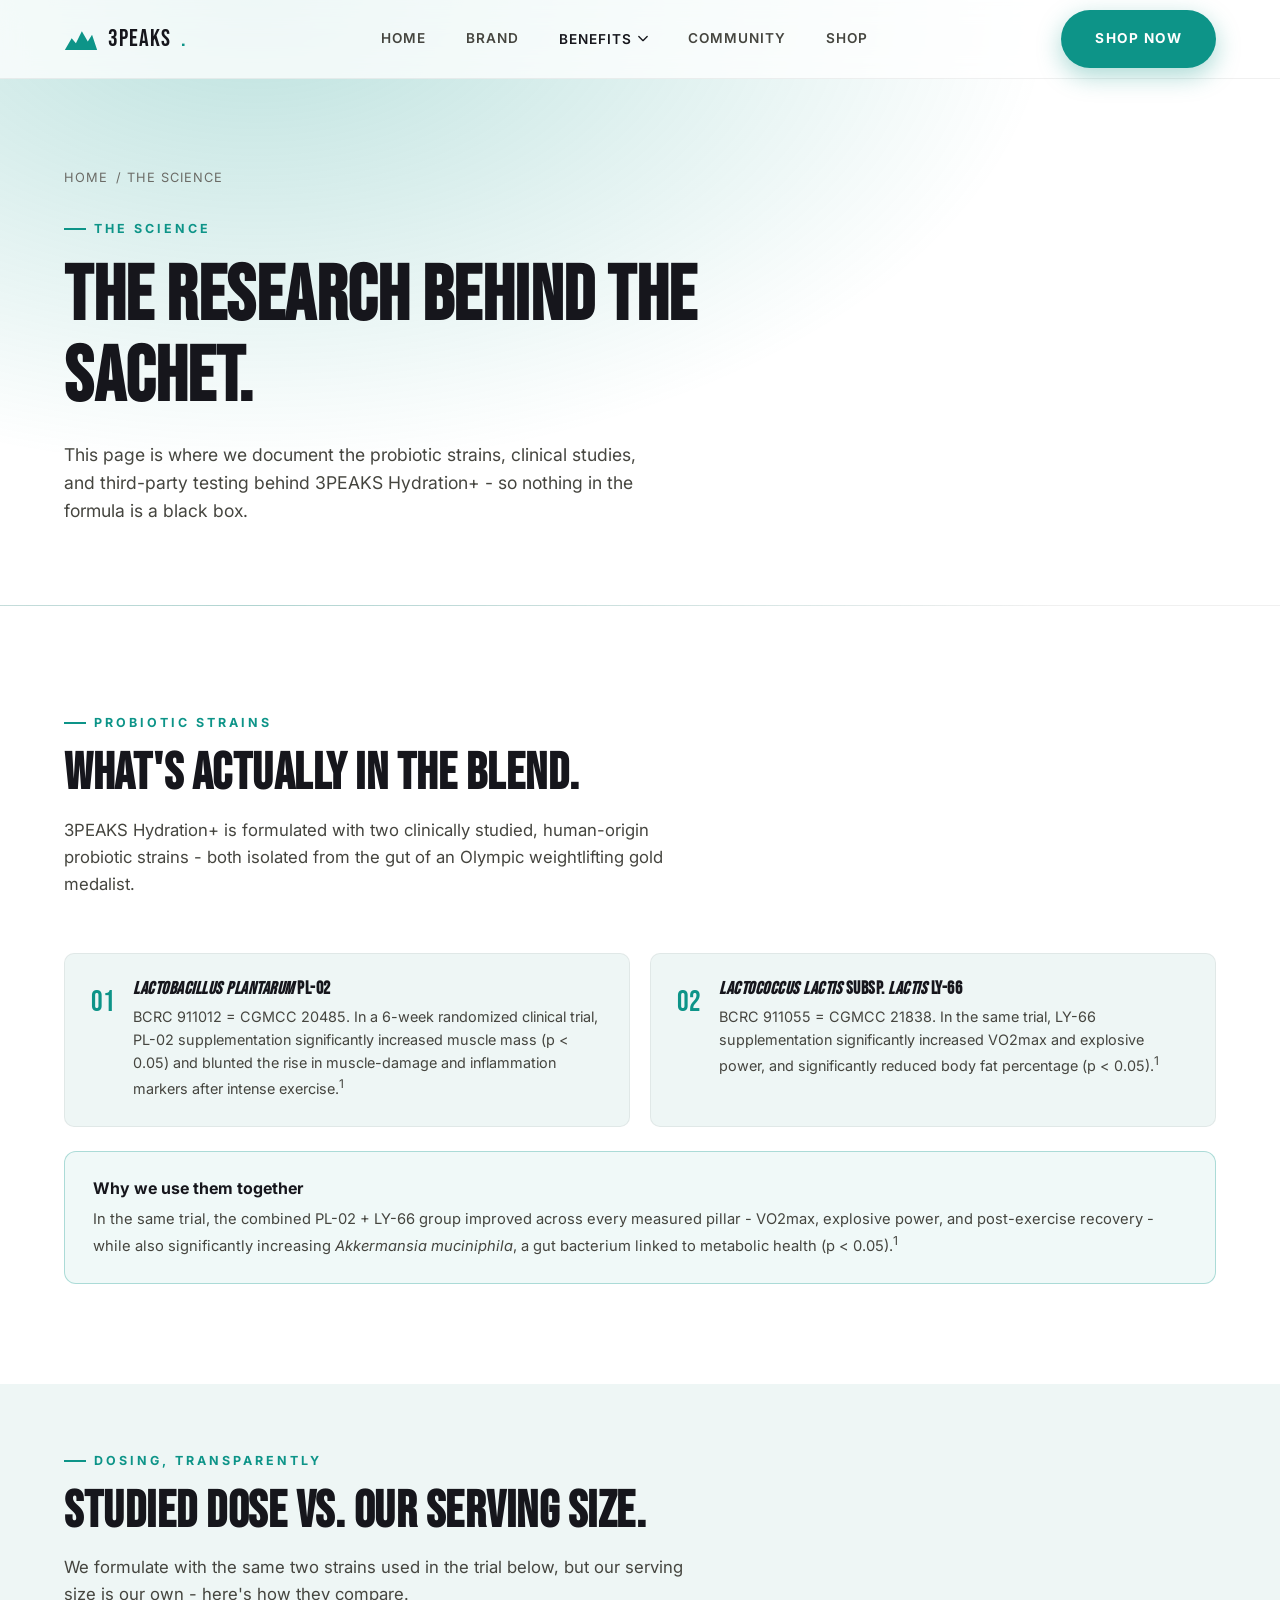
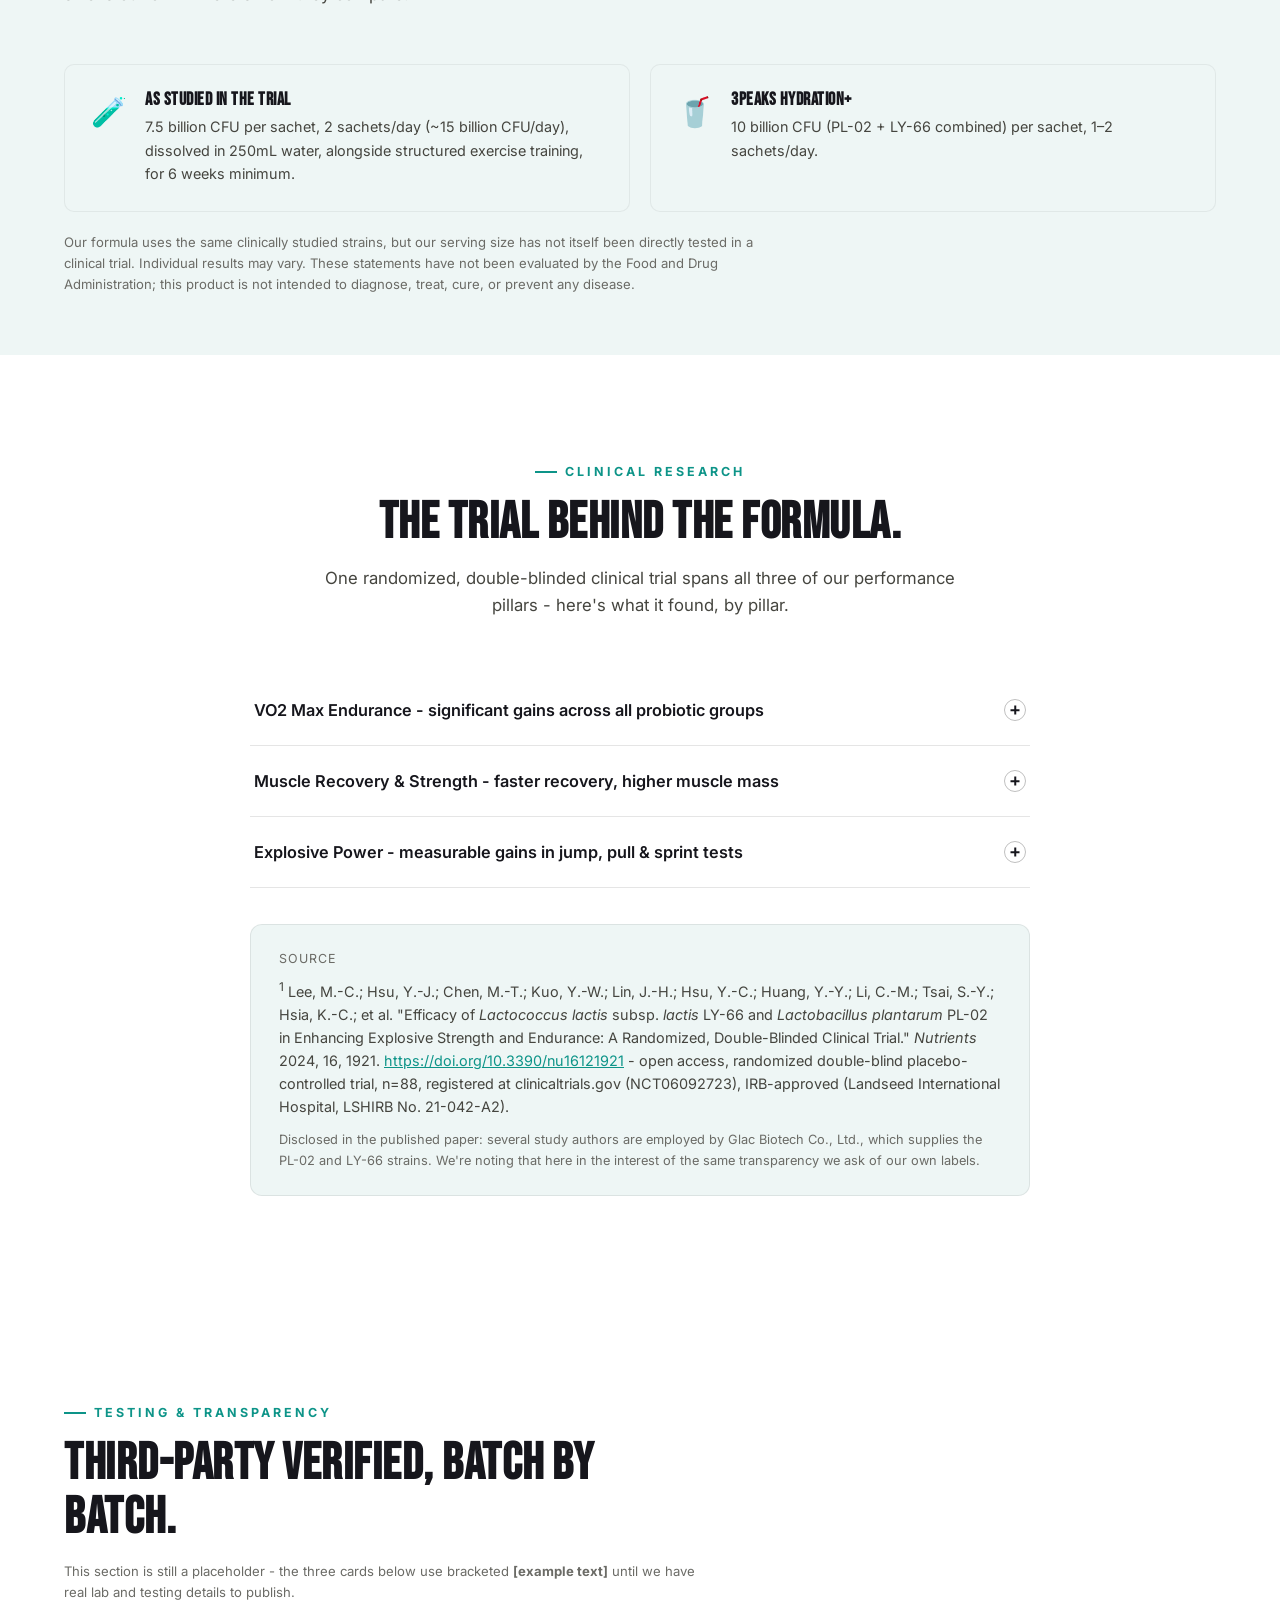
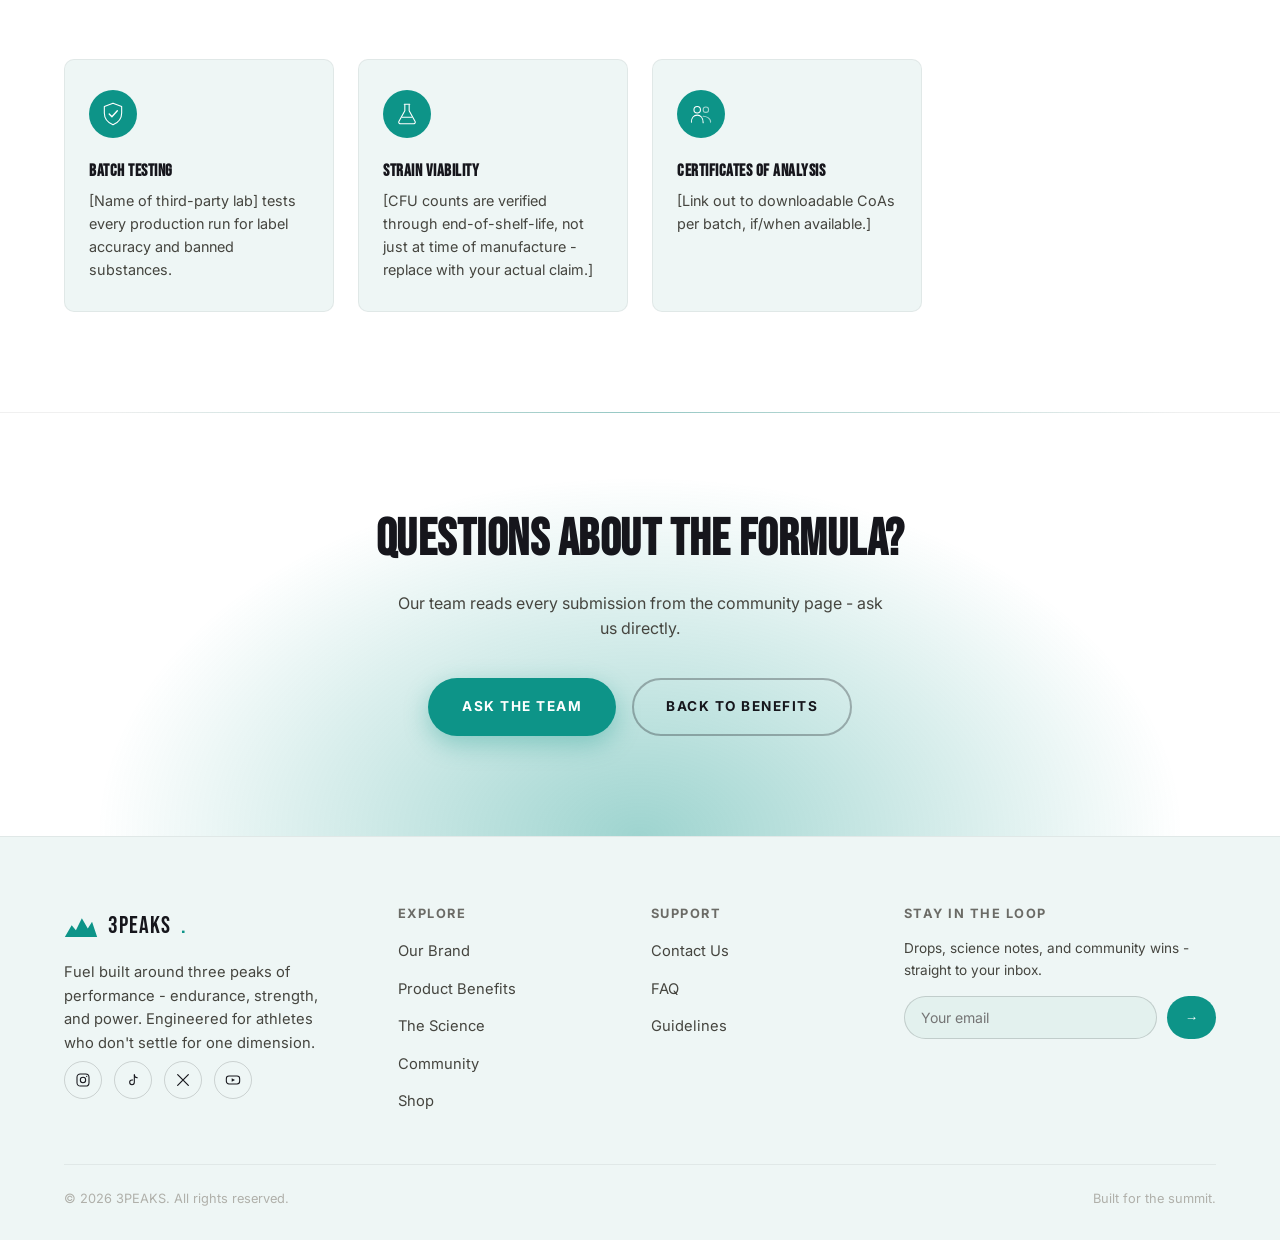
<file: science.html>
<!DOCTYPE html>
<html lang="en">
<head>
<meta charset="UTF-8">
<meta name="viewport" content="width=device-width, initial-scale=1.0">
<title>The Science - 3PEAKS</title>
<meta name="description" content="The research and probiotic strain documentation behind 3PEAKS Hydration+.">
<link rel="preconnect" href="https://fonts.googleapis.com">
<link rel="preconnect" href="https://fonts.gstatic.com" crossorigin>
<link href="https://fonts.googleapis.com/css2?family=Bebas+Neue&family=Inter:wght@400;500;600;700;800&display=swap" rel="stylesheet">
<link rel="stylesheet" href="css/style.css">
</head>
<body>

<header class="site-header">
  <div class="nav container">
    <a href="index.html" class="logo">
      <svg class="mark" viewBox="0 0 40 30" fill="none" xmlns="http://www.w3.org/2000/svg">
        <path d="M1 28L9 14L14 20L21 6L28 18L33 10L39 28H1Z" fill="#0d9488"/>
      </svg>
      3PEAKS<span>.</span>
    </a>
    <div class="nav-links">
      <a href="index.html">Home</a>
      <a href="brand.html">Brand</a>
      <div class="nav-dropdown">
        <button type="button" class="nav-dropdown-trigger" aria-haspopup="true" aria-expanded="false">
          Benefits
          <svg viewBox="0 0 12 8" fill="none"><path d="M1 1L6 6L11 1" stroke="currentColor" stroke-width="1.6" stroke-linecap="round" stroke-linejoin="round"/></svg>
        </button>
        <div class="nav-dropdown-menu">
          <a href="benefits.html">Product Benefits<span>Ingredients, usage &amp; FAQ</span></a>
          <a href="science.html">The Science<span>Probiotic strains &amp; research</span></a>
        </div>
      </div>
      <a href="community.html">Community</a>
      <a href="shop.html">Shop</a>
    </div>
    <div class="nav-cta">
      <a href="shop.html" class="btn btn-primary">Shop Now</a>
      <button class="nav-toggle" aria-label="Toggle menu" aria-expanded="false">
        <span></span><span></span><span></span>
      </button>
    </div>
  </div>
</header>

<main>

  <!-- PAGE HERO -->
  <section class="page-hero">
    <div class="container">
      <div class="breadcrumb"><a href="index.html">Home</a> / The Science</div>
      <div class="eyebrow">The Science</div>
      <h1>The research behind the sachet.</h1>
      <p>This page is where we document the probiotic strains, clinical studies, and third-party testing behind 3PEAKS Hydration+ - so nothing in the formula is a black box.</p>
    </div>
  </section>

  <!-- PROBIOTIC STRAINS -->
  <section class="section">
    <div class="container">
      <div class="section-head">
        <div class="eyebrow">Probiotic Strains</div>
        <h2>What's actually in the blend.</h2>
        <p>3PEAKS Hydration+ is formulated with two clinically studied, human-origin probiotic strains - both isolated from the gut of an Olympic weightlifting gold medalist.</p>
      </div>
      <div class="ingredient-grid">
        <div class="ingredient-card">
          <span class="num">01</span>
          <div>
            <h3><em>Lactobacillus plantarum</em> PL-02</h3>
            <p>BCRC 911012 = CGMCC 20485. In a 6-week randomized clinical trial, PL-02 supplementation significantly increased muscle mass (p &lt; 0.05) and blunted the rise in muscle-damage and inflammation markers after intense exercise.<sup>1</sup></p>
          </div>
        </div>
        <div class="ingredient-card">
          <span class="num">02</span>
          <div>
            <h3><em>Lactococcus lactis</em> subsp. <em>lactis</em> LY-66</h3>
            <p>BCRC 911055 = CGMCC 21838. In the same trial, LY-66 supplementation significantly increased VO2max and explosive power, and significantly reduced body fat percentage (p &lt; 0.05).<sup>1</sup></p>
          </div>
        </div>
      </div>
      <div style="margin-top:24px;border:1px solid rgba(13,148,136,0.3);background:rgba(13,148,136,0.06);border-radius:12px;padding:24px 28px;">
        <p style="color:var(--white);font-weight:700;margin-bottom:6px;">Why we use them together</p>
        <p style="font-size:0.92rem;">In the same trial, the combined PL-02 + LY-66 group improved across every measured pillar - VO2max, explosive power, and post-exercise recovery - while also significantly increasing <em>Akkermansia muciniphila</em>, a gut bacterium linked to metabolic health (p &lt; 0.05).<sup>1</sup></p>
      </div>
    </div>
  </section>

  <!-- STUDIED DOSE VS 3PEAKS SERVING SIZE -->
  <section class="section-sm section-alt">
    <div class="container">
      <div class="section-head">
        <div class="eyebrow">Dosing, Transparently</div>
        <h2>Studied dose vs. our serving size.</h2>
        <p>We formulate with the same two strains used in the trial below, but our serving size is our own - here's how they compare.</p>
      </div>
      <div class="ingredient-grid">
        <div class="ingredient-card">
          <span class="num">🧪</span>
          <div>
            <h3>As studied in the trial</h3>
            <p>7.5 billion CFU per sachet, 2 sachets/day (~15 billion CFU/day), dissolved in 250mL water, alongside structured exercise training, for 6 weeks minimum.</p>
          </div>
        </div>
        <div class="ingredient-card">
          <span class="num">🥤</span>
          <div>
            <h3>3PEAKS Hydration+</h3>
            <p>10 billion CFU (PL-02 + LY-66 combined) per sachet, 1–2 sachets/day.</p>
          </div>
        </div>
      </div>
      <p style="font-size:0.82rem;color:var(--gray);margin-top:20px;max-width:720px;">Our formula uses the same clinically studied strains, but our serving size has not itself been directly tested in a clinical trial. Individual results may vary. These statements have not been evaluated by the Food and Drug Administration; this product is not intended to diagnose, treat, cure, or prevent any disease.</p>
    </div>
  </section>

  <!-- CLINICAL RESEARCH -->
  <section class="section">
    <div class="container">
      <div class="section-head center">
        <div class="eyebrow">Clinical Research</div>
        <h2>The trial behind the formula.</h2>
        <p>One randomized, double-blinded clinical trial spans all three of our performance pillars - here's what it found, by pillar.</p>
      </div>
      <div class="faq-list">
        <div class="faq-item">
          <button class="faq-question">
            VO2 Max Endurance - significant gains across all probiotic groups
            <span class="icon"></span>
          </button>
          <div class="faq-answer">
            <p>After 6 weeks, VO2max increased by 6–9% in the PL-02, LY-66, and PL-02+LY-66 groups (p &lt; 0.001 vs. baseline for each), with no significant change in the placebo group.<sup>1</sup></p>
          </div>
        </div>
        <div class="faq-item">
          <button class="faq-question">
            Muscle Recovery &amp; Strength - faster recovery, higher muscle mass
            <span class="icon"></span>
          </button>
          <div class="faq-answer">
            <p>PL-02 significantly increased muscle mass (p &lt; 0.05). Across all probiotic groups, strength loss after exercise-induced muscle damage was significantly smaller, recovery at 24–48 hours was faster, and the rise in muscle-damage marker creatine kinase and inflammatory marker IL-6 was significantly blunted (p &lt; 0.05–0.001).<sup>1</sup></p>
          </div>
        </div>
        <div class="faq-item">
          <button class="faq-question">
            Explosive Power - measurable gains in jump, pull &amp; sprint tests
            <span class="icon"></span>
          </button>
          <div class="faq-answer">
            <p>Across countermovement jump, isometric mid-thigh pull, and Wingate anaerobic tests, all probiotic groups showed significant increases in force output and power (4–9%, p &lt; 0.01–0.001) after 6 weeks, versus no meaningful change in the placebo group.<sup>1</sup></p>
          </div>
        </div>
      </div>

      <div style="max-width:780px;margin:36px auto 0;padding:24px 28px;border-radius:12px;border:1px solid rgba(0,0,0,0.08);background:var(--black-soft);">
        <p style="font-size:0.78rem;letter-spacing:1px;text-transform:uppercase;color:var(--gray);margin-bottom:8px;">Source</p>
        <p style="font-size:0.9rem;">
          <sup>1</sup> Lee, M.-C.; Hsu, Y.-J.; Chen, M.-T.; Kuo, Y.-W.; Lin, J.-H.; Hsu, Y.-C.; Huang, Y.-Y.; Li, C.-M.; Tsai, S.-Y.; Hsia, K.-C.; et al.
          "Efficacy of <em>Lactococcus lactis</em> subsp. <em>lactis</em> LY-66 and <em>Lactobacillus plantarum</em> PL-02 in Enhancing Explosive Strength and Endurance: A Randomized, Double-Blinded Clinical Trial."
          <em>Nutrients</em> 2024, 16, 1921.
          <a href="https://doi.org/10.3390/nu16121921" style="color:var(--red);text-decoration:underline;" target="_blank" rel="noopener">https://doi.org/10.3390/nu16121921</a>
          - open access, randomized double-blind placebo-controlled trial, n=88, registered at clinicaltrials.gov (NCT06092723), IRB-approved (Landseed International Hospital, LSHIRB No. 21-042-A2).
        </p>
        <p style="font-size:0.8rem;color:var(--gray);margin-top:12px;">Disclosed in the published paper: several study authors are employed by Glac Biotech Co., Ltd., which supplies the PL-02 and LY-66 strains. We're noting that here in the interest of the same transparency we ask of our own labels.</p>
      </div>
    </div>
  </section>

  <!-- TESTING & TRANSPARENCY -->
  <section class="section">
    <div class="container">
      <div class="section-head">
        <div class="eyebrow">Testing &amp; Transparency</div>
        <h2>Third-party verified, batch by batch.</h2>
        <p style="font-size:0.82rem;color:var(--gray);">This section is still a placeholder - the three cards below use bracketed <strong>[example text]</strong> until we have real lab and testing details to publish.</p>
      </div>
      <div class="values-grid">
        <div class="value-card">
          <svg class="peak-icon" viewBox="0 0 48 48" fill="none"><path d="M24 4L40 10V22C40 32 33 40 24 44C15 40 8 32 8 22V10L24 4Z" stroke="currentColor" stroke-width="2" stroke-linejoin="round"/><path d="M17 24L22 29L32 18" stroke="currentColor" stroke-width="2.5" stroke-linecap="round" stroke-linejoin="round"/></svg>
          <h3>Batch testing</h3>
          <p>[Name of third-party lab] tests every production run for label accuracy and banned substances.</p>
        </div>
        <div class="value-card">
          <svg class="peak-icon" viewBox="0 0 48 48" fill="none"><path d="M19 6H29" stroke="currentColor" stroke-width="2" stroke-linecap="round"/><path d="M20 6V18L9 38C8 40 9.5 42 12 42H36C38.5 42 40 40 39 38L28 18V6" stroke="currentColor" stroke-width="2" stroke-linejoin="round"/><path d="M14 30H34" stroke="currentColor" stroke-width="2"/></svg>
          <h3>Strain viability</h3>
          <p>[CFU counts are verified through end-of-shelf-life, not just at time of manufacture - replace with your actual claim.]</p>
        </div>
        <div class="value-card">
          <svg class="peak-icon" viewBox="0 0 48 48" fill="none"><circle cx="17" cy="16" r="6" stroke="currentColor" stroke-width="2"/><circle cx="33" cy="16" r="5" stroke="currentColor" stroke-width="2" opacity="0.6"/><path d="M6 40C6 31 11 26 17 26C23 26 28 31 28 40" stroke="currentColor" stroke-width="2" stroke-linecap="round"/><path d="M28 28C33 28 42 31 42 40" stroke="currentColor" stroke-width="2" stroke-linecap="round" opacity="0.6"/></svg>
          <h3>Certificates of Analysis</h3>
          <p>[Link out to downloadable CoAs per batch, if/when available.]</p>
        </div>
      </div>
    </div>
  </section>

  <!-- CTA -->
  <section class="cta-banner">
    <div class="container">
      <h2>Questions about the formula?</h2>
      <p>Our team reads every submission from the community page - ask us directly.</p>
      <div class="hero-actions">
        <a href="community.html#form" class="btn btn-primary">Ask The Team</a>
        <a href="benefits.html" class="btn btn-outline">Back To Benefits</a>
      </div>
    </div>
  </section>

</main>

<footer class="site-footer">
  <div class="container">
    <div class="footer-grid">
      <div class="footer-brand">
        <a href="index.html" class="logo">
          <svg class="mark" viewBox="0 0 40 30" fill="none" xmlns="http://www.w3.org/2000/svg"><path d="M1 28L9 14L14 20L21 6L28 18L33 10L39 28H1Z" fill="#0d9488"/></svg>
          3PEAKS<span>.</span>
        </a>
        <p>Fuel built around three peaks of performance - endurance, strength, and power. Engineered for athletes who don't settle for one dimension.</p>
        <div class="footer-social">
          <a href="#" aria-label="Instagram"><svg viewBox="0 0 24 24" fill="none"><rect x="3" y="3" width="18" height="18" rx="5" stroke="currentColor" stroke-width="1.6"/><circle cx="12" cy="12" r="4" stroke="currentColor" stroke-width="1.6"/><circle cx="17.5" cy="6.5" r="1" fill="currentColor"/></svg></a>
          <a href="#" aria-label="TikTok"><svg viewBox="0 0 24 24" fill="none"><path d="M14 4V15.5C14 17.4 12.4 19 10.5 19C8.6 19 7 17.4 7 15.5C7 13.6 8.6 12 10.5 12C10.8 12 11.2 12 11.5 12.1" stroke="currentColor" stroke-width="1.6" stroke-linecap="round"/><path d="M14 4C14 6.5 16 8.5 18.5 8.5" stroke="currentColor" stroke-width="1.6" stroke-linecap="round"/></svg></a>
          <a href="#" aria-label="X"><svg viewBox="0 0 24 24" fill="none"><path d="M4 4L20 20M20 4L4 20" stroke="currentColor" stroke-width="1.8" stroke-linecap="round"/></svg></a>
          <a href="#" aria-label="YouTube"><svg viewBox="0 0 24 24" fill="none"><rect x="2" y="6" width="20" height="12" rx="4" stroke="currentColor" stroke-width="1.6"/><path d="M10 9.5L15 12L10 14.5V9.5Z" fill="currentColor"/></svg></a>
        </div>
      </div>
      <div class="footer-col">
        <h4>Explore</h4>
        <ul>
          <li><a href="brand.html">Our Brand</a></li>
          <li><a href="benefits.html">Product Benefits</a></li>
          <li><a href="science.html">The Science</a></li>
          <li><a href="community.html">Community</a></li>
          <li><a href="shop.html">Shop</a></li>
        </ul>
      </div>
      <div class="footer-col">
        <h4>Support</h4>
        <ul>
          <li><a href="community.html#form">Contact Us</a></li>
          <li><a href="benefits.html#faq">FAQ</a></li>
          <li><a href="community.html#guidelines">Guidelines</a></li>
        </ul>
      </div>
      <div class="footer-col">
        <h4>Stay In The Loop</h4>
        <p style="font-size:0.85rem;margin-bottom:14px;">Drops, science notes, and community wins - straight to your inbox.</p>
        <form class="newsletter-form">
          <input type="email" placeholder="Your email" required aria-label="Email address">
          <button type="submit" aria-label="Subscribe">→</button>
        </form>
      </div>
    </div>
    <div class="footer-bottom">
      <span>© 2026 3PEAKS. All rights reserved.</span>
      <span>Built for the summit.</span>
    </div>
  </div>
</footer>

<script src="js/main.js"></script>
</body>
</html>
</file>
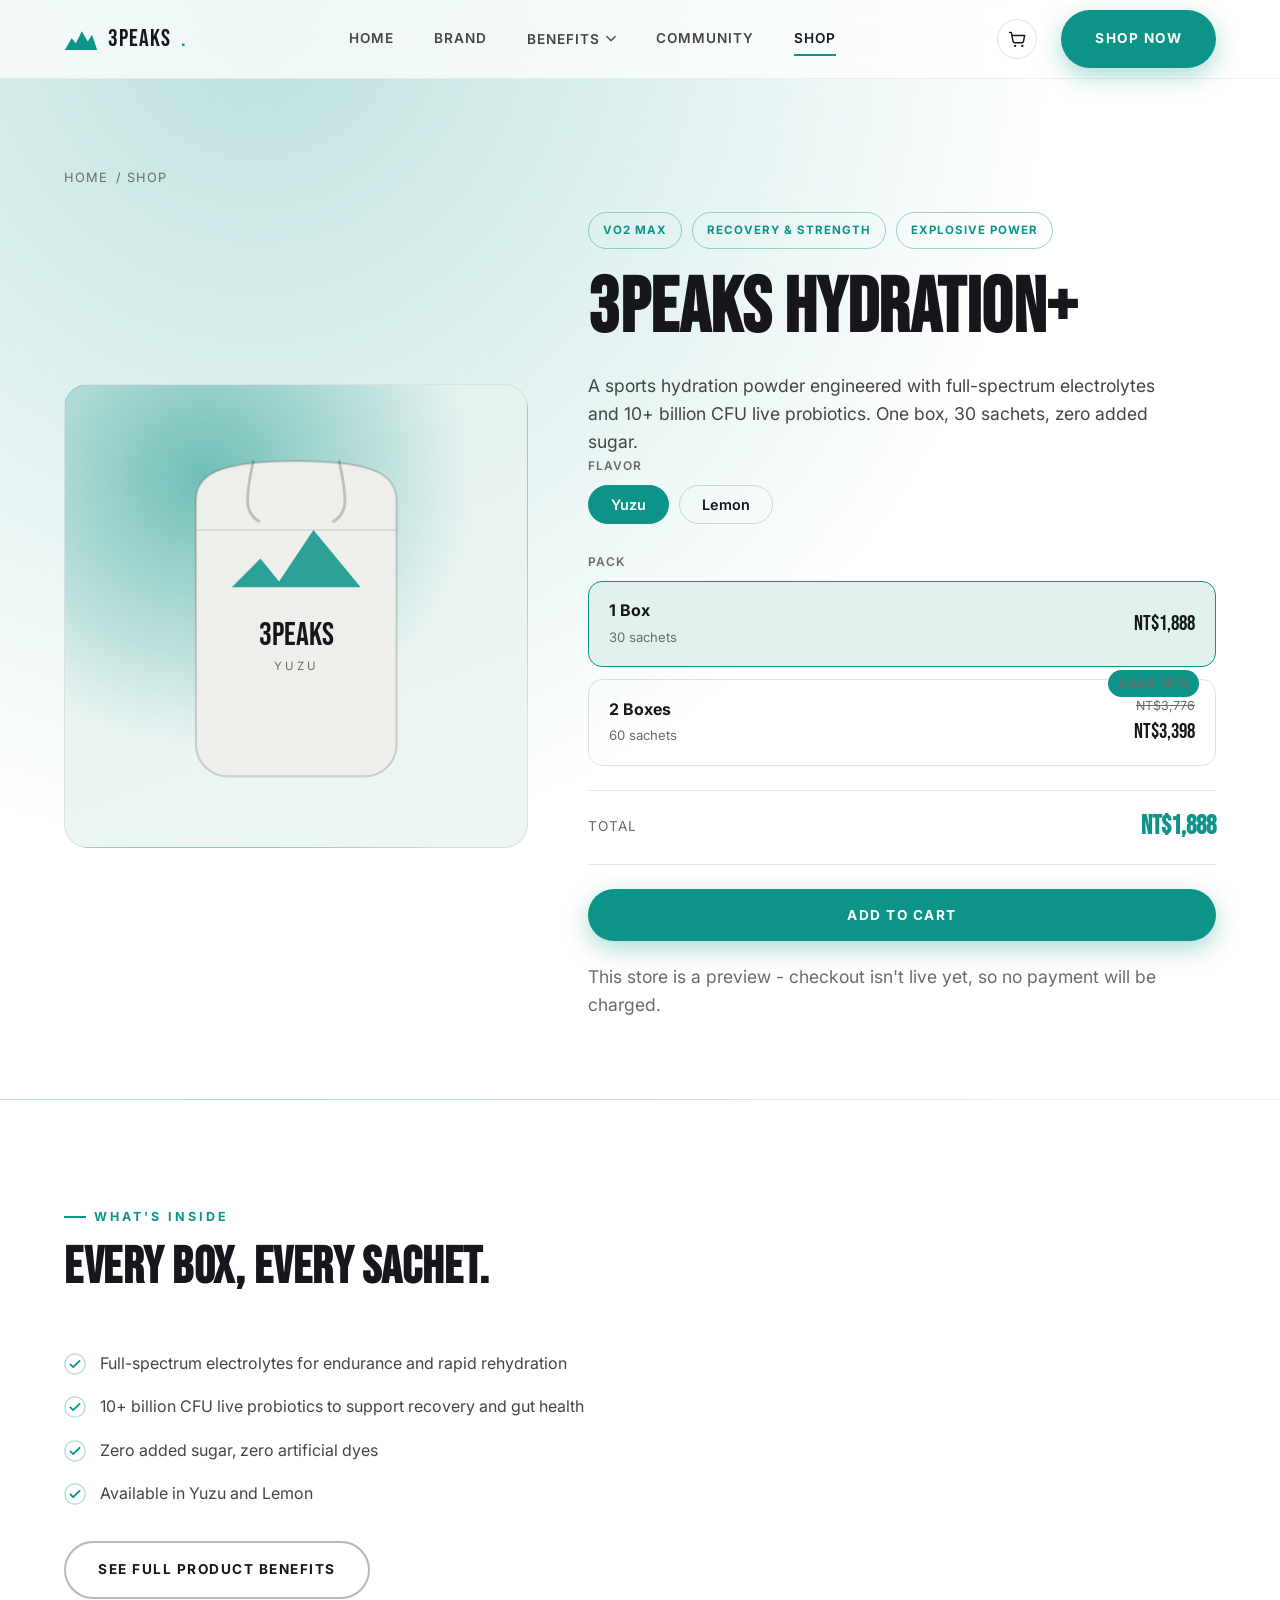
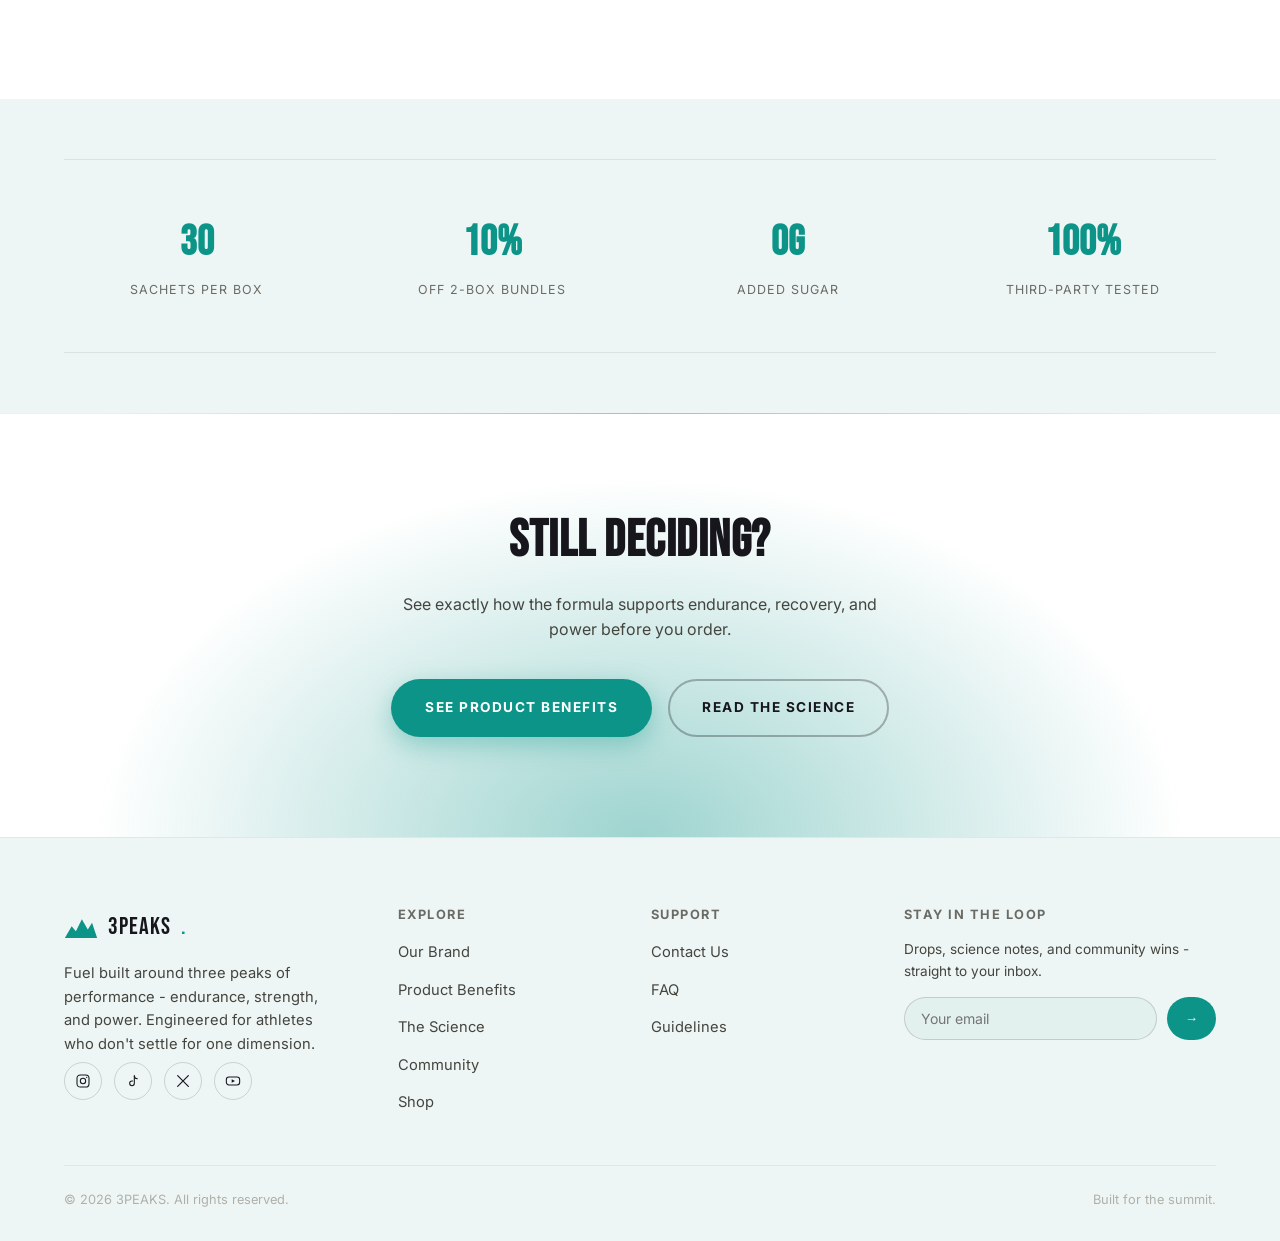
<file: shop.html>
<!DOCTYPE html>
<html lang="en">
<head>
<meta charset="UTF-8">
<meta name="viewport" content="width=device-width, initial-scale=1.0">
<title>Shop - 3PEAKS Hydration+</title>
<meta name="description" content="Order 3PEAKS Hydration+ - available in Yuzu and Lemon. NT$1,888 per 30-sachet box, or save 10% with a 2-box bundle.">
<link rel="preconnect" href="https://fonts.googleapis.com">
<link rel="preconnect" href="https://fonts.gstatic.com" crossorigin>
<link href="https://fonts.googleapis.com/css2?family=Bebas+Neue&family=Inter:wght@400;500;600;700;800&display=swap" rel="stylesheet">
<link rel="stylesheet" href="css/style.css">
</head>
<body>

<header class="site-header">
  <div class="nav container">
    <a href="index.html" class="logo">
      <svg class="mark" viewBox="0 0 40 30" fill="none" xmlns="http://www.w3.org/2000/svg">
        <path d="M1 28L9 14L14 20L21 6L28 18L33 10L39 28H1Z" fill="#0d9488"/>
      </svg>
      3PEAKS<span>.</span>
    </a>
    <div class="nav-links">
      <a href="index.html">Home</a>
      <a href="brand.html">Brand</a>
      <div class="nav-dropdown">
        <button type="button" class="nav-dropdown-trigger" aria-haspopup="true" aria-expanded="false">
          Benefits
          <svg viewBox="0 0 12 8" fill="none"><path d="M1 1L6 6L11 1" stroke="currentColor" stroke-width="1.6" stroke-linecap="round" stroke-linejoin="round"/></svg>
        </button>
        <div class="nav-dropdown-menu">
          <a href="benefits.html">Product Benefits<span>Ingredients, usage &amp; FAQ</span></a>
          <a href="science.html">The Science<span>Probiotic strains &amp; research</span></a>
        </div>
      </div>
      <a href="community.html">Community</a>
      <a href="shop.html">Shop</a>
    </div>
    <div class="nav-cta">
      <div class="cart-wrap">
        <button type="button" class="cart-button" id="cart-toggle" aria-label="View cart" aria-expanded="false">
          <svg viewBox="0 0 24 24" fill="none"><circle cx="9" cy="20" r="1.5" fill="currentColor"/><circle cx="18" cy="20" r="1.5" fill="currentColor"/><path d="M2 3H4L6.5 14.5C6.7 15.4 7.5 16 8.4 16H17.6C18.5 16 19.3 15.4 19.5 14.5L21 7H5.5" stroke="currentColor" stroke-width="1.8" stroke-linecap="round" stroke-linejoin="round"/></svg>
          <span class="cart-badge hide" id="cart-badge">0</span>
        </button>
        <div class="cart-dropdown" id="cart-dropdown">
          <h4>Your Cart</h4>
          <div class="cart-empty" id="cart-empty">Your cart is empty.</div>
          <div class="cart-items" id="cart-items"></div>
          <div class="cart-subtotal-row" id="cart-subtotal-row" style="display:none;">
            <span>Subtotal</span>
            <strong id="cart-subtotal">NT$0</strong>
          </div>
          <button type="button" class="btn btn-primary btn-block cart-checkout" id="checkout-button" style="display:none;">Checkout</button>
          <p class="cart-checkout-note" id="checkout-note">This is a preview store - checkout isn't live yet, so no payment will be charged.</p>
        </div>
      </div>
      <a href="#buy" class="btn btn-primary">Shop Now</a>
      <button class="nav-toggle" aria-label="Toggle menu" aria-expanded="false">
        <span></span><span></span><span></span>
      </button>
    </div>
  </div>
</header>

<main>

  <!-- PAGE HERO / PRODUCT -->
  <section class="page-hero">
    <div class="container">
      <div class="breadcrumb"><a href="index.html">Home</a> / Shop</div>
      <div class="product-hero" id="buy">
        <div class="product-visual">
          <svg class="product-pouch" viewBox="0 0 200 240" fill="none" xmlns="http://www.w3.org/2000/svg">
            <path d="M30 40C30 22 44 12 100 12C156 12 170 22 170 40V210C170 222 160 232 148 232H52C40 232 30 222 30 210V40Z" fill="#eeeeeb" stroke="rgba(0,0,0,0.15)" stroke-width="1.5"/>
            <path d="M30 60H170" stroke="rgba(0,0,0,0.1)"/>
            <path d="M70 12C70 12 66 30 66 40C66 50 74 54 74 54" stroke="rgba(0,0,0,0.2)" stroke-width="2" stroke-linecap="round"/>
            <path d="M130 12C130 12 134 30 134 40C134 50 126 54 126 54" stroke="rgba(0,0,0,0.2)" stroke-width="2" stroke-linecap="round"/>
            <path id="pouch-accent" d="M55 100L75 80L88 96L112 60L145 100H55Z" fill="#0d9488" opacity="0.85"/>
            <text x="100" y="140" text-anchor="middle" font-family="Bebas Neue" font-size="22" fill="#16161c">3PEAKS</text>
            <text id="pouch-flavor-label" x="100" y="158" text-anchor="middle" font-family="Inter" font-size="8" letter-spacing="2" fill="#6b6b66">YUZU</text>
          </svg>
        </div>
        <div class="product-copy">
          <div class="pillar-tags">
            <span>VO2 Max</span>
            <span>Recovery &amp; Strength</span>
            <span>Explosive Power</span>
          </div>
          <h1>3PEAKS Hydration+</h1>
          <p>A sports hydration powder engineered with full-spectrum electrolytes and 10+ billion CFU live probiotics. One box, 30 sachets, zero added sugar.</p>

          <div class="shop-flavor">
            <span class="shop-label">Flavor</span>
            <div class="flavor-options">
              <button type="button" class="flavor-chip active" data-flavor="Yuzu" data-color="#c7d92e">Yuzu</button>
              <button type="button" class="flavor-chip" data-flavor="Lemon" data-color="#f4c430">Lemon</button>
            </div>
          </div>

          <div class="shop-pack">
            <span class="shop-label">Pack</span>
            <div class="pack-options">
              <label class="pack-card selected">
                <input type="radio" name="pack" value="1" data-price="1888" data-sachets="30" checked>
                <div>
                  <strong>1 Box</strong>
                  <span>30 sachets</span>
                </div>
                <div class="pack-price">NT$1,888</div>
              </label>
              <label class="pack-card">
                <span class="pack-badge">Save 10%</span>
                <input type="radio" name="pack" value="2" data-price="3398" data-sachets="60">
                <div>
                  <strong>2 Boxes</strong>
                  <span>60 sachets</span>
                </div>
                <div class="pack-price">
                  <span class="was">NT$3,776</span>
                  NT$3,398
                </div>
              </label>
            </div>
          </div>

          <div class="shop-total">
            <span>Total</span>
            <strong id="shop-total-price">NT$1,888</strong>
          </div>

          <button type="button" class="btn btn-primary btn-block" id="add-to-cart">Add to Cart</button>
          <div class="form-success" id="cart-success">
            <svg viewBox="0 0 24 24" fill="none"><circle cx="12" cy="12" r="11" stroke="currentColor" stroke-width="1.5" opacity="0.3"/><path d="M7 12.5L10 15.5L17 8.5" stroke="currentColor" stroke-width="2" stroke-linecap="round" stroke-linejoin="round"/></svg>
            <span id="cart-success-text">Added to cart.</span>
          </div>
          <p class="shop-disclaimer">This store is a preview - checkout isn't live yet, so no payment will be charged.</p>
        </div>
      </div>
    </div>
  </section>

  <!-- WHAT YOU GET -->
  <section class="section">
    <div class="container">
      <div class="section-head">
        <div class="eyebrow">What's Inside</div>
        <h2>Every box, every sachet.</h2>
      </div>
      <ul class="benefit-list">
        <li>
          <svg viewBox="0 0 24 24" fill="none"><circle cx="12" cy="12" r="11" stroke="currentColor" stroke-width="1.5" opacity="0.3"/><path d="M7 12.5L10 15.5L17 8.5" stroke="currentColor" stroke-width="2" stroke-linecap="round" stroke-linejoin="round"/></svg>
          Full-spectrum electrolytes for endurance and rapid rehydration
        </li>
        <li>
          <svg viewBox="0 0 24 24" fill="none"><circle cx="12" cy="12" r="11" stroke="currentColor" stroke-width="1.5" opacity="0.3"/><path d="M7 12.5L10 15.5L17 8.5" stroke="currentColor" stroke-width="2" stroke-linecap="round" stroke-linejoin="round"/></svg>
          10+ billion CFU live probiotics to support recovery and gut health
        </li>
        <li>
          <svg viewBox="0 0 24 24" fill="none"><circle cx="12" cy="12" r="11" stroke="currentColor" stroke-width="1.5" opacity="0.3"/><path d="M7 12.5L10 15.5L17 8.5" stroke="currentColor" stroke-width="2" stroke-linecap="round" stroke-linejoin="round"/></svg>
          Zero added sugar, zero artificial dyes
        </li>
        <li>
          <svg viewBox="0 0 24 24" fill="none"><circle cx="12" cy="12" r="11" stroke="currentColor" stroke-width="1.5" opacity="0.3"/><path d="M7 12.5L10 15.5L17 8.5" stroke="currentColor" stroke-width="2" stroke-linecap="round" stroke-linejoin="round"/></svg>
          Available in Yuzu and Lemon
        </li>
      </ul>
      <a href="benefits.html" class="btn btn-outline">See Full Product Benefits</a>
    </div>
  </section>

  <!-- TRUST STRIP -->
  <section class="section-sm section-alt">
    <div class="container">
      <div class="stats-strip">
        <div><strong>30</strong><span>Sachets Per Box</span></div>
        <div><strong>10%</strong><span>Off 2-Box Bundles</span></div>
        <div><strong>0g</strong><span>Added Sugar</span></div>
        <div><strong>100%</strong><span>Third-Party Tested</span></div>
      </div>
    </div>
  </section>

  <!-- CTA -->
  <section class="cta-banner">
    <div class="container">
      <h2>Still deciding?</h2>
      <p>See exactly how the formula supports endurance, recovery, and power before you order.</p>
      <div class="hero-actions">
        <a href="benefits.html" class="btn btn-primary">See Product Benefits</a>
        <a href="science.html" class="btn btn-outline">Read The Science</a>
      </div>
    </div>
  </section>

</main>

<footer class="site-footer">
  <div class="container">
    <div class="footer-grid">
      <div class="footer-brand">
        <a href="index.html" class="logo">
          <svg class="mark" viewBox="0 0 40 30" fill="none" xmlns="http://www.w3.org/2000/svg"><path d="M1 28L9 14L14 20L21 6L28 18L33 10L39 28H1Z" fill="#0d9488"/></svg>
          3PEAKS<span>.</span>
        </a>
        <p>Fuel built around three peaks of performance - endurance, strength, and power. Engineered for athletes who don't settle for one dimension.</p>
        <div class="footer-social">
          <a href="#" aria-label="Instagram"><svg viewBox="0 0 24 24" fill="none"><rect x="3" y="3" width="18" height="18" rx="5" stroke="currentColor" stroke-width="1.6"/><circle cx="12" cy="12" r="4" stroke="currentColor" stroke-width="1.6"/><circle cx="17.5" cy="6.5" r="1" fill="currentColor"/></svg></a>
          <a href="#" aria-label="TikTok"><svg viewBox="0 0 24 24" fill="none"><path d="M14 4V15.5C14 17.4 12.4 19 10.5 19C8.6 19 7 17.4 7 15.5C7 13.6 8.6 12 10.5 12C10.8 12 11.2 12 11.5 12.1" stroke="currentColor" stroke-width="1.6" stroke-linecap="round"/><path d="M14 4C14 6.5 16 8.5 18.5 8.5" stroke="currentColor" stroke-width="1.6" stroke-linecap="round"/></svg></a>
          <a href="#" aria-label="X"><svg viewBox="0 0 24 24" fill="none"><path d="M4 4L20 20M20 4L4 20" stroke="currentColor" stroke-width="1.8" stroke-linecap="round"/></svg></a>
          <a href="#" aria-label="YouTube"><svg viewBox="0 0 24 24" fill="none"><rect x="2" y="6" width="20" height="12" rx="4" stroke="currentColor" stroke-width="1.6"/><path d="M10 9.5L15 12L10 14.5V9.5Z" fill="currentColor"/></svg></a>
        </div>
      </div>
      <div class="footer-col">
        <h4>Explore</h4>
        <ul>
          <li><a href="brand.html">Our Brand</a></li>
          <li><a href="benefits.html">Product Benefits</a></li>
          <li><a href="science.html">The Science</a></li>
          <li><a href="community.html">Community</a></li>
          <li><a href="shop.html">Shop</a></li>
        </ul>
      </div>
      <div class="footer-col">
        <h4>Support</h4>
        <ul>
          <li><a href="community.html#form">Contact Us</a></li>
          <li><a href="benefits.html#faq">FAQ</a></li>
          <li><a href="community.html#guidelines">Guidelines</a></li>
        </ul>
      </div>
      <div class="footer-col">
        <h4>Stay In The Loop</h4>
        <p style="font-size:0.85rem;margin-bottom:14px;">Drops, science notes, and community wins - straight to your inbox.</p>
        <form class="newsletter-form">
          <input type="email" placeholder="Your email" required aria-label="Email address">
          <button type="submit" aria-label="Subscribe">→</button>
        </form>
      </div>
    </div>
    <div class="footer-bottom">
      <span>© 2026 3PEAKS. All rights reserved.</span>
      <span>Built for the summit.</span>
    </div>
  </div>
</footer>

<script src="js/main.js"></script>
</body>
</html>
</file>
<file: css/style.css>
/* ============================================
   3PEAK — Global Styles
   ============================================ */

:root {
  --black: #ffffff;
  --black-soft: #eef6f5;
  --charcoal: #e3f1ee;
  --charcoal-light: #d7ebe7;
  --white: #16161c;
  --off-white: #45453f;
  --gray: #6b6b66;
  --gray-dark: #b0b0aa;
  --red: #0d9488;
  --red-dark: #0b7d72;
  --red-glow: rgba(13, 148, 136, 0.35);

  --font-display: 'Bebas Neue', 'Arial Narrow', sans-serif;
  --font-body: 'Inter', -apple-system, BlinkMacSystemFont, 'Segoe UI', sans-serif;

  --max-width: 1200px;
  --radius: 10px;
}

* {
  margin: 0;
  padding: 0;
  box-sizing: border-box;
}

html {
  scroll-behavior: smooth;
}

body {
  background: var(--black);
  color: var(--white);
  font-family: var(--font-body);
  line-height: 1.6;
  overflow-x: hidden;
}

img {
  max-width: 100%;
  display: block;
}

a {
  color: inherit;
  text-decoration: none;
}

ul {
  list-style: none;
}

.container {
  max-width: var(--max-width);
  margin: 0 auto;
  padding: 0 24px;
}

h1, h2, h3, h4 {
  font-family: var(--font-display);
  letter-spacing: 0.5px;
  line-height: 1.05;
  text-transform: uppercase;
}

h1 { font-size: clamp(2.6rem, 6vw, 5.2rem); }
h2 { font-size: clamp(2rem, 4.2vw, 3.2rem); }
h3 { font-size: clamp(1.3rem, 2.4vw, 1.7rem); }

p {
  color: var(--off-white);
}

.eyebrow {
  display: inline-flex;
  align-items: center;
  gap: 8px;
  font-family: var(--font-body);
  font-weight: 700;
  font-size: 0.78rem;
  letter-spacing: 3px;
  text-transform: uppercase;
  color: var(--red);
  margin-bottom: 14px;
}

.eyebrow::before {
  content: '';
  width: 22px;
  height: 2px;
  background: var(--red);
}

.section {
  padding: 100px 0;
  position: relative;
}

.section-sm {
  padding: 60px 0;
}

.section-alt {
  background: var(--black-soft);
}

.section-head {
  max-width: 640px;
  margin-bottom: 56px;
}

.section-head.center {
  margin-left: auto;
  margin-right: auto;
  text-align: center;
}

.section-head p {
  margin-top: 16px;
  font-size: 1.05rem;
}

/* Buttons */
.btn {
  display: inline-flex;
  align-items: center;
  justify-content: center;
  gap: 10px;
  padding: 16px 32px;
  font-family: var(--font-body);
  font-weight: 700;
  font-size: 0.85rem;
  letter-spacing: 1.5px;
  text-transform: uppercase;
  border-radius: 999px;
  border: 2px solid transparent;
  cursor: pointer;
  transition: transform 0.2s ease, box-shadow 0.2s ease, background 0.2s ease, color 0.2s ease;
  white-space: nowrap;
}

.btn-primary {
  background: var(--red);
  color: #ffffff;
  box-shadow: 0 8px 24px var(--red-glow);
}

.btn-primary:hover {
  transform: translateY(-2px);
  box-shadow: 0 12px 32px var(--red-glow);
}

.btn-outline {
  background: transparent;
  border-color: rgba(22, 22, 28, 0.3);
  color: var(--white);
}

.btn-outline:hover {
  border-color: var(--white);
  transform: translateY(-2px);
}

.btn-block {
  width: 100%;
}

/* ============ Header / Nav ============ */
.site-header {
  position: fixed;
  top: 0;
  left: 0;
  right: 0;
  z-index: 1000;
  background: rgba(255, 255, 255, 0.75);
  backdrop-filter: blur(14px);
  -webkit-backdrop-filter: blur(14px);
  border-bottom: 1px solid rgba(0, 0, 0, 0.06);
}

.nav {
  display: flex;
  align-items: center;
  justify-content: space-between;
  height: 78px;
}

.logo {
  display: flex;
  align-items: center;
  gap: 10px;
  font-family: var(--font-display);
  font-size: 1.5rem;
  letter-spacing: 1px;
}

.logo .mark {
  width: 34px;
  height: 34px;
}

.logo span {
  color: var(--red);
}

.nav-links {
  display: flex;
  align-items: center;
  gap: 40px;
}

.nav-links a {
  font-size: 0.85rem;
  font-weight: 600;
  letter-spacing: 1px;
  text-transform: uppercase;
  color: var(--off-white);
  position: relative;
  padding: 6px 0;
  transition: color 0.2s ease;
}

.nav-links a::after {
  content: '';
  position: absolute;
  bottom: 0;
  left: 0;
  width: 0;
  height: 2px;
  background: var(--red);
  transition: width 0.25s ease;
}

.nav-links a:hover,
.nav-links a.active {
  color: var(--white);
}

.nav-links a:hover::after,
.nav-links a.active::after {
  width: 100%;
}

.nav-dropdown {
  position: relative;
}

.nav-dropdown-trigger {
  display: inline-flex;
  align-items: center;
  gap: 6px;
  background: none;
  border: none;
  cursor: pointer;
  font-family: var(--font-body);
  font-size: 0.85rem;
  font-weight: 600;
  letter-spacing: 1px;
  text-transform: uppercase;
  color: var(--off-white);
  padding: 6px 0;
  transition: color 0.2s ease;
}

.nav-dropdown-trigger:hover,
.nav-dropdown.is-open .nav-dropdown-trigger,
.nav-dropdown-trigger.active {
  color: var(--white);
}

.nav-dropdown-trigger svg {
  width: 10px;
  height: 10px;
  transition: transform 0.2s ease;
  flex-shrink: 0;
}

.nav-dropdown:hover .nav-dropdown-trigger svg,
.nav-dropdown.is-open .nav-dropdown-trigger svg {
  transform: rotate(180deg);
}

.nav-dropdown-menu {
  position: absolute;
  top: 100%;
  left: 50%;
  transform: translate(-50%, 8px);
  min-width: 240px;
  background: var(--charcoal);
  border: 1px solid rgba(0,0,0,0.08);
  border-radius: 12px;
  padding: 8px;
  margin-top: 14px;
  box-shadow: 0 20px 40px rgba(0,0,0,0.4);
  opacity: 0;
  visibility: hidden;
  pointer-events: none;
  transition: opacity 0.2s ease, transform 0.2s ease, visibility 0.2s ease;
  z-index: 10;
}

.nav-dropdown:hover .nav-dropdown-menu,
.nav-dropdown:focus-within .nav-dropdown-menu,
.nav-dropdown.is-open .nav-dropdown-menu {
  opacity: 1;
  visibility: visible;
  pointer-events: auto;
  transform: translate(-50%, 0);
}

.nav-dropdown-menu a {
  display: flex;
  flex-direction: column;
  align-items: flex-start;
  gap: 2px;
  padding: 12px 14px;
  border-radius: 8px;
  text-transform: none;
  letter-spacing: 0;
  font-weight: 600;
  font-size: 0.9rem;
}

.nav-dropdown-menu a::after { display: none; }

.nav-dropdown-menu a:hover {
  background: rgba(13,148,136,0.1);
}

.nav-dropdown-menu a span {
  font-size: 0.78rem;
  font-weight: 400;
  color: var(--gray);
  text-transform: none;
  letter-spacing: 0;
}

.nav-cta {
  display: flex;
  align-items: center;
  gap: 24px;
}

.nav-toggle {
  display: none;
  flex-direction: column;
  gap: 5px;
  background: none;
  border: none;
  cursor: pointer;
  padding: 8px;
}

.nav-toggle span {
  width: 24px;
  height: 2px;
  background: var(--white);
  transition: 0.3s ease;
}

/* ============ Hero ============ */
.hero {
  min-height: 100vh;
  display: flex;
  align-items: center;
  position: relative;
  padding-top: 78px;
  background:
    radial-gradient(ellipse at 15% 20%, rgba(13, 148, 136, 0.28), transparent 55%),
    radial-gradient(ellipse at 85% 80%, rgba(242, 185, 12, 0.14), transparent 50%),
    var(--black);
  overflow: hidden;
}

.hero::after {
  content: '';
  position: absolute;
  inset: 0;
  background-image:
    linear-gradient(rgba(0,0,0,0.035) 1px, transparent 1px),
    linear-gradient(90deg, rgba(0,0,0,0.035) 1px, transparent 1px);
  background-size: 46px 46px;
  mask-image: linear-gradient(to bottom, black, transparent 75%);
  pointer-events: none;
}

.hero-grid {
  display: grid;
  grid-template-columns: 1.1fr 0.9fr;
  gap: 40px;
  align-items: center;
  width: 100%;
  position: relative;
  z-index: 1;
}

.hero-copy h1 {
  margin-bottom: 22px;
}

.hero-copy h1 em {
  font-style: normal;
  color: var(--red);
}

.hero-copy p {
  font-size: 1.15rem;
  max-width: 480px;
  margin-bottom: 34px;
}

.hero-actions {
  display: flex;
  gap: 16px;
  flex-wrap: wrap;
}

.hero-stats {
  display: flex;
  gap: 40px;
  margin-top: 56px;
}

.hero-stats div strong {
  display: block;
  font-family: var(--font-display);
  font-size: 2rem;
  color: var(--white);
}

.hero-stats div span {
  font-size: 0.78rem;
  letter-spacing: 1px;
  text-transform: uppercase;
  color: var(--gray);
}

.hero-visual {
  position: relative;
  display: flex;
  align-items: center;
  justify-content: center;
}

.hero-peaks {
  width: 100%;
  max-width: 460px;
  filter: drop-shadow(0 30px 60px rgba(13, 148, 136, 0.25));
}

/* ============ Peak Icon (shared) ============ */
.peak-icon {
  width: 52px;
  height: 52px;
}

/* ============ Pillars / Cards ============ */
.pillars-grid {
  display: grid;
  grid-template-columns: repeat(3, 1fr);
  gap: 28px;
}

.pillar-card {
  background: var(--black-soft);
  border: 1px solid rgba(0,0,0,0.06);
  border-radius: var(--radius);
  padding: 40px 32px;
  transition: transform 0.25s ease, border-color 0.25s ease, background 0.25s ease;
  position: relative;
  overflow: hidden;
}

.pillar-card::before {
  content: attr(data-num);
  position: absolute;
  top: -10px;
  right: 6px;
  font-family: var(--font-display);
  font-size: 6rem;
  color: rgba(0,0,0,0.03);
  line-height: 1;
}

.pillar-card:hover {
  transform: translateY(-6px);
  border-color: var(--red);
  background: var(--charcoal);
}

.pillar-card .peak-icon {
  color: #ffffff;
  background: var(--red);
  border-radius: 50%;
  padding: 14px;
  box-sizing: border-box;
  width: 60px;
  height: 60px;
  margin-bottom: 22px;
}

.pillar-card h3 {
  margin-bottom: 12px;
}

.pillar-card .tag {
  display: inline-block;
  font-size: 0.72rem;
  letter-spacing: 1.5px;
  text-transform: uppercase;
  color: var(--red);
  font-weight: 700;
  margin-bottom: 10px;
}

/* ============ Product teaser ============ */
.product-teaser {
  display: grid;
  grid-template-columns: 0.9fr 1.1fr;
  gap: 60px;
  align-items: center;
}

.product-visual {
  position: relative;
  aspect-ratio: 4/5;
  border-radius: 24px;
  background:
    radial-gradient(circle at 30% 20%, rgba(13,148,136,0.55), transparent 55%),
    linear-gradient(160deg, var(--charcoal), var(--black-soft));
  display: flex;
  align-items: center;
  justify-content: center;
  border: 1px solid rgba(0,0,0,0.08);
}

.product-pouch {
  width: 62%;
}

.benefit-list {
  display: flex;
  flex-direction: column;
  gap: 18px;
  margin: 28px 0 34px;
}

.benefit-list li {
  display: flex;
  align-items: flex-start;
  gap: 14px;
  color: var(--off-white);
}

.benefit-list svg {
  flex-shrink: 0;
  width: 22px;
  height: 22px;
  color: var(--red);
  margin-top: 2px;
}

/* ============ Community teaser ============ */
.community-teaser {
  text-align: center;
  background:
    radial-gradient(ellipse at center, rgba(13,148,136,0.14), transparent 60%),
    var(--black-soft);
  border-radius: 24px;
  padding: 90px 40px;
}

.community-teaser h2 {
  max-width: 700px;
  margin: 0 auto 20px;
}

.community-teaser p {
  max-width: 560px;
  margin: 0 auto 34px;
}

.avatar-row {
  display: flex;
  justify-content: center;
  margin-bottom: 26px;
}

.avatar-row .avatar {
  width: 44px;
  height: 44px;
  border-radius: 50%;
  border: 2px solid var(--black-soft);
  margin-left: -12px;
  display: flex;
  align-items: center;
  justify-content: center;
  font-family: var(--font-display);
  font-size: 1rem;
  color: #ffffff;
}

.avatar-row .avatar:first-child { margin-left: 0; }

/* ============ Footer ============ */
.site-footer {
  background: var(--black-soft);
  border-top: 1px solid rgba(0,0,0,0.06);
  padding: 70px 0 30px;
}

.footer-grid {
  display: grid;
  grid-template-columns: 1.4fr 1fr 1fr 1.2fr;
  gap: 50px;
  margin-bottom: 50px;
}

.footer-brand .logo {
  margin-bottom: 16px;
}

.footer-brand p {
  max-width: 280px;
  font-size: 0.92rem;
}

.footer-col h4 {
  font-family: var(--font-body);
  font-size: 0.8rem;
  letter-spacing: 1.5px;
  color: var(--gray);
  margin-bottom: 18px;
}

.footer-col ul {
  display: flex;
  flex-direction: column;
  gap: 12px;
}

.footer-col a {
  font-size: 0.92rem;
  color: var(--off-white);
  transition: color 0.2s ease;
}

.footer-col a:hover {
  color: var(--red);
}

.footer-social {
  display: flex;
  gap: 12px;
  margin-top: 6px;
}

.footer-social a {
  width: 38px;
  height: 38px;
  border-radius: 50%;
  border: 1px solid rgba(0,0,0,0.15);
  display: flex;
  align-items: center;
  justify-content: center;
  transition: all 0.2s ease;
}

.footer-social a:hover {
  background: var(--red);
  border-color: var(--red);
}

.footer-social svg {
  width: 16px;
  height: 16px;
}

.newsletter-form {
  display: flex;
  gap: 10px;
  margin-top: 8px;
}

.newsletter-form input {
  flex: 1;
  min-width: 0;
  padding: 12px 16px;
  border-radius: 999px;
  border: 1px solid rgba(0,0,0,0.15);
  background: var(--charcoal);
  color: var(--white);
  font-family: var(--font-body);
  font-size: 0.88rem;
}

.newsletter-form input:focus {
  outline: none;
  border-color: var(--red);
}

.newsletter-form button {
  padding: 12px 18px;
  border-radius: 999px;
  border: none;
  background: var(--red);
  color: #ffffff;
  font-weight: 700;
  cursor: pointer;
  display: flex;
  align-items: center;
  justify-content: center;
}

.footer-bottom {
  display: flex;
  justify-content: space-between;
  align-items: center;
  padding-top: 24px;
  border-top: 1px solid rgba(0,0,0,0.06);
  font-size: 0.8rem;
  color: var(--gray-dark);
  flex-wrap: wrap;
  gap: 10px;
}

/* ============ Page hero (inner pages) ============ */
.page-hero {
  padding: 168px 0 80px;
  position: relative;
  background:
    radial-gradient(ellipse at 20% 0%, rgba(13,148,136,0.28), transparent 55%),
    var(--black);
  border-bottom: 1px solid rgba(0,0,0,0.06);
}

.page-hero .eyebrow { margin-bottom: 18px; }

.page-hero h1 {
  max-width: 780px;
}

.page-hero p {
  max-width: 600px;
  margin-top: 22px;
  font-size: 1.1rem;
}

.breadcrumb {
  display: flex;
  align-items: center;
  gap: 8px;
  font-size: 0.8rem;
  color: var(--gray);
  margin-bottom: 24px;
  text-transform: uppercase;
  letter-spacing: 1px;
}

.breadcrumb a:hover { color: var(--red); }

/* ============ Story / split ============ */
.split {
  display: grid;
  grid-template-columns: 1fr 1fr;
  gap: 70px;
  align-items: center;
}

.split.reverse .split-visual { order: 2; }
.split.reverse .split-copy { order: 1; }

.split-visual {
  aspect-ratio: 4/3;
  border-radius: 20px;
  border: 1px solid rgba(0,0,0,0.08);
  background: linear-gradient(160deg, var(--charcoal), var(--black-soft));
  display: flex;
  align-items: center;
  justify-content: center;
  overflow: hidden;
  position: relative;
}

.split-visual .peak-icon {
  width: 110px;
  height: 110px;
  color: var(--red);
  opacity: 0.9;
}

.split-visual .scene {
  width: 86%;
  height: 86%;
  color: var(--red);
}

.split-copy .eyebrow { margin-bottom: 14px; }

.split-copy h2 { margin-bottom: 20px; }

.split-copy p + p { margin-top: 14px; }

/* ============ Values grid ============ */
.values-grid {
  display: grid;
  grid-template-columns: repeat(4, 1fr);
  gap: 24px;
}

.value-card {
  padding: 30px 24px;
  border-radius: var(--radius);
  border: 1px solid rgba(0,0,0,0.06);
  background: var(--black-soft);
  text-align: left;
}

.value-card .peak-icon {
  width: 48px;
  height: 48px;
  padding: 11px;
  box-sizing: border-box;
  color: #ffffff;
  background: var(--red);
  border-radius: 50%;
  margin-bottom: 18px;
}

.value-card h3 { font-size: 1.05rem; margin-bottom: 8px; }
.value-card p { font-size: 0.9rem; }

/* ============ Stats strip ============ */
.stats-strip {
  display: flex;
  justify-content: space-between;
  flex-wrap: wrap;
  gap: 30px;
  padding: 50px 0;
  border-top: 1px solid rgba(0,0,0,0.08);
  border-bottom: 1px solid rgba(0,0,0,0.08);
}

.stats-strip div {
  text-align: center;
  flex: 1;
  min-width: 140px;
}

.stats-strip strong {
  display: block;
  font-family: var(--font-display);
  font-size: 2.6rem;
  color: var(--red);
}

.stats-strip span {
  font-size: 0.78rem;
  letter-spacing: 1px;
  text-transform: uppercase;
  color: var(--gray);
}

/* ============ Founder quote ============ */
.quote-block {
  max-width: 780px;
  margin: 0 auto;
  text-align: center;
}

.quote-block blockquote {
  font-family: var(--font-display);
  font-size: clamp(1.6rem, 3vw, 2.4rem);
  text-transform: none;
  letter-spacing: 0.2px;
  line-height: 1.3;
  color: var(--white);
  margin-bottom: 24px;
}

.quote-block cite {
  font-style: normal;
  font-size: 0.85rem;
  letter-spacing: 1px;
  text-transform: uppercase;
  color: var(--gray);
}

/* ============ Benefits page ============ */
.product-hero {
  display: grid;
  grid-template-columns: 0.85fr 1.15fr;
  gap: 60px;
  align-items: center;
}

.product-hero .product-visual {
  aspect-ratio: 1/1;
}

.pillar-tags {
  display: flex;
  gap: 10px;
  margin-bottom: 20px;
  flex-wrap: wrap;
}

.pillar-tags span {
  font-size: 0.72rem;
  font-weight: 700;
  letter-spacing: 1px;
  text-transform: uppercase;
  padding: 8px 14px;
  border-radius: 999px;
  border: 1px solid rgba(13,148,136,0.4);
  color: var(--red);
}

/* ============ Shop ============ */
.shop-label {
  display: block;
  font-size: 0.75rem;
  letter-spacing: 1px;
  text-transform: uppercase;
  color: var(--gray);
  margin-bottom: 10px;
  font-weight: 600;
}

.flavor-options {
  display: flex;
  gap: 10px;
  margin-bottom: 28px;
}

.flavor-chip {
  padding: 10px 22px;
  border-radius: 999px;
  border: 1.5px solid rgba(0,0,0,0.15);
  background: transparent;
  font-family: var(--font-body);
  font-weight: 600;
  font-size: 0.9rem;
  color: var(--white);
  cursor: pointer;
  transition: border-color 0.2s ease, background 0.2s ease, color 0.2s ease;
}

.flavor-chip.active {
  border-color: var(--red);
  background: var(--red);
  color: #ffffff;
}

.pack-options {
  display: flex;
  flex-direction: column;
  gap: 12px;
  margin-bottom: 24px;
}

.pack-card {
  display: flex;
  align-items: center;
  justify-content: space-between;
  gap: 16px;
  padding: 16px 20px;
  border: 1.5px solid rgba(0,0,0,0.12);
  border-radius: 14px;
  cursor: pointer;
  position: relative;
  transition: border-color 0.2s ease, background 0.2s ease;
}

.pack-card input { position: absolute; opacity: 0; pointer-events: none; }

.pack-card.selected {
  border-color: var(--red);
  background: var(--charcoal);
}

.pack-card strong { display: block; font-size: 1rem; }
.pack-card span { font-size: 0.82rem; color: var(--gray); }

.pack-price {
  font-family: var(--font-display);
  font-size: 1.3rem;
  text-align: right;
  white-space: nowrap;
}

.pack-price .was {
  display: block;
  font-family: var(--font-body);
  font-size: 0.78rem;
  color: var(--gray);
  text-decoration: line-through;
  font-weight: 400;
}

.pack-badge {
  position: absolute;
  top: -10px;
  right: 16px;
  background: var(--red);
  color: #ffffff;
  font-size: 0.68rem;
  font-weight: 700;
  letter-spacing: 0.5px;
  padding: 3px 10px;
  border-radius: 999px;
  text-transform: uppercase;
}

.shop-total {
  display: flex;
  align-items: center;
  justify-content: space-between;
  padding: 16px 0;
  border-top: 1px solid rgba(0,0,0,0.1);
  border-bottom: 1px solid rgba(0,0,0,0.1);
  margin-bottom: 24px;
}

.shop-total span {
  font-size: 0.85rem;
  color: var(--gray);
  text-transform: uppercase;
  letter-spacing: 1px;
}

.shop-total strong {
  font-family: var(--font-display);
  font-size: 1.6rem;
  color: var(--red);
}

.shop-disclaimer {
  font-size: 0.8rem;
  color: var(--gray);
  margin-top: 14px;
}

.cart-wrap { position: relative; }

.cart-button {
  position: relative;
  display: inline-flex;
  align-items: center;
  justify-content: center;
  width: 40px;
  height: 40px;
  border-radius: 50%;
  border: 1px solid rgba(0,0,0,0.12);
  background: transparent;
  color: var(--white);
  cursor: pointer;
  transition: border-color 0.2s ease;
}

.cart-button:hover { border-color: var(--red); }

.cart-button svg { width: 19px; height: 19px; }

.cart-badge {
  position: absolute;
  top: -4px;
  right: -4px;
  min-width: 18px;
  height: 18px;
  padding: 0 4px;
  border-radius: 999px;
  background: var(--red);
  color: #ffffff;
  font-size: 0.65rem;
  font-weight: 700;
  line-height: 18px;
  text-align: center;
}

.cart-badge.hide { display: none; }

.cart-dropdown {
  position: absolute;
  top: 100%;
  right: 0;
  width: 320px;
  background: var(--charcoal);
  border: 1px solid rgba(0,0,0,0.08);
  border-radius: 12px;
  padding: 18px;
  margin-top: 14px;
  box-shadow: 0 20px 40px rgba(0,0,0,0.25);
  opacity: 0;
  visibility: hidden;
  pointer-events: none;
  transform: translateY(8px);
  transition: opacity 0.2s ease, transform 0.2s ease, visibility 0.2s ease;
  z-index: 1100;
}

.cart-dropdown.is-open {
  opacity: 1;
  visibility: visible;
  pointer-events: auto;
  transform: translateY(0);
}

.cart-dropdown h4 {
  font-size: 0.72rem;
  letter-spacing: 1.5px;
  text-transform: uppercase;
  color: var(--gray);
  margin-bottom: 14px;
}

.cart-empty { font-size: 0.88rem; color: var(--gray); }

.cart-items { display: flex; flex-direction: column; }

.cart-item {
  display: flex;
  align-items: center;
  gap: 12px;
  padding: 12px 0;
  border-bottom: 1px solid rgba(0,0,0,0.08);
}

.cart-item:last-child { border-bottom: none; }

.cart-item-swatch {
  width: 14px;
  height: 14px;
  border-radius: 50%;
  flex-shrink: 0;
}

.cart-item-info { flex: 1; min-width: 0; }
.cart-item-info strong { display: block; font-size: 0.88rem; }
.cart-item-info span { font-size: 0.78rem; color: var(--gray); }

.cart-item-price {
  font-size: 0.85rem;
  font-weight: 600;
  white-space: nowrap;
}

.cart-item-remove {
  background: none;
  border: none;
  color: var(--gray);
  cursor: pointer;
  font-size: 1.1rem;
  line-height: 1;
  padding: 2px 4px;
}

.cart-item-remove:hover { color: var(--red); }

.cart-subtotal-row {
  display: flex;
  align-items: center;
  justify-content: space-between;
  margin-top: 14px;
  padding-top: 14px;
  border-top: 1px solid rgba(0,0,0,0.1);
  font-size: 0.85rem;
  color: var(--gray);
  text-transform: uppercase;
  letter-spacing: 0.5px;
}

.cart-subtotal-row strong {
  font-family: var(--font-display);
  font-size: 1.2rem;
  color: var(--red);
  letter-spacing: normal;
  text-transform: none;
}

.cart-checkout {
  margin-top: 16px;
  font-size: 0.85rem;
  padding: 12px;
}

.cart-checkout-note {
  display: none;
  font-size: 0.76rem;
  color: var(--gray);
  margin-top: 10px;
  text-align: center;
}

.cart-checkout-note.show { display: block; }

.ingredient-grid {
  display: grid;
  grid-template-columns: repeat(2, 1fr);
  gap: 20px;
}

.ingredient-card {
  display: flex;
  gap: 18px;
  padding: 26px;
  border-radius: var(--radius);
  border: 1px solid rgba(0,0,0,0.06);
  background: var(--black-soft);
}

.ingredient-card .num {
  font-family: var(--font-display);
  font-size: 1.8rem;
  color: var(--red);
  flex-shrink: 0;
}

.ingredient-card h3 { font-size: 1.1rem; margin-bottom: 6px; }
.ingredient-card p { font-size: 0.9rem; }

.benefit-map {
  display: grid;
  grid-template-columns: repeat(3, 1fr);
  gap: 28px;
}

.benefit-map-card {
  border-radius: var(--radius);
  overflow: hidden;
  border: 1px solid rgba(0,0,0,0.06);
  background: var(--black-soft);
}

.benefit-map-card .head {
  padding: 26px 28px 20px;
  border-bottom: 1px solid rgba(0,0,0,0.06);
  display: flex;
  align-items: center;
  gap: 14px;
}

.benefit-map-card .peak-icon {
  width: 44px;
  height: 44px;
  padding: 10px;
  box-sizing: border-box;
  color: #ffffff;
  background: var(--red);
  border-radius: 50%;
}

.benefit-map-card .body {
  padding: 22px 28px 28px;
}

.benefit-map-card ul {
  display: flex;
  flex-direction: column;
  gap: 10px;
}

.benefit-map-card ul li {
  font-size: 0.9rem;
  color: var(--off-white);
  padding-left: 18px;
  position: relative;
}

.benefit-map-card ul li::before {
  content: '';
  position: absolute;
  left: 0;
  top: 8px;
  width: 6px;
  height: 6px;
  border-radius: 50%;
  background: var(--red);
}

.usage-steps {
  display: grid;
  grid-template-columns: repeat(3, 1fr);
  gap: 24px;
}

.usage-step {
  text-align: center;
  padding: 30px 20px;
}

.usage-step .step-num {
  width: 46px;
  height: 46px;
  border-radius: 50%;
  border: 2px solid var(--red);
  color: var(--red);
  font-family: var(--font-display);
  font-size: 1.2rem;
  display: flex;
  align-items: center;
  justify-content: center;
  margin: 0 auto 18px;
}

.usage-step h3 { font-size: 1rem; margin-bottom: 8px; }
.usage-step p { font-size: 0.88rem; }

/* FAQ accordion */
.faq-list {
  max-width: 780px;
  margin: 0 auto;
}

.faq-item {
  border-bottom: 1px solid rgba(0,0,0,0.1);
}

.faq-question {
  width: 100%;
  background: none;
  border: none;
  color: var(--white);
  padding: 24px 4px;
  display: flex;
  align-items: center;
  justify-content: space-between;
  gap: 20px;
  cursor: pointer;
  text-align: left;
  font-family: var(--font-body);
  font-size: 1.02rem;
  font-weight: 600;
}

.faq-question .icon {
  flex-shrink: 0;
  width: 22px;
  height: 22px;
  border: 1px solid rgba(0,0,0,0.25);
  border-radius: 50%;
  position: relative;
  transition: transform 0.3s ease, background 0.3s ease, border-color 0.3s ease;
}

.faq-question .icon::before,
.faq-question .icon::after {
  content: '';
  position: absolute;
  background: var(--white);
  top: 50%;
  left: 50%;
  transform: translate(-50%, -50%);
}

.faq-question .icon::before { width: 9px; height: 1.5px; }
.faq-question .icon::after { width: 1.5px; height: 9px; transition: opacity 0.2s ease; }

.faq-item.open .faq-question .icon {
  background: var(--red);
  border-color: var(--red);
  transform: rotate(180deg);
}

.faq-item.open .faq-question .icon::before,
.faq-item.open .faq-question .icon::after {
  background: #ffffff;
}

.faq-item.open .faq-question .icon::after { opacity: 0; }

.faq-answer {
  max-height: 0;
  overflow: hidden;
  transition: max-height 0.3s ease;
}

.faq-answer p {
  padding: 0 4px 24px;
  font-size: 0.95rem;
  max-width: 640px;
}

/* ============ Community page ============ */
.community-hero-stats {
  display: flex;
  gap: 50px;
  margin-top: 40px;
  flex-wrap: wrap;
}

.testimonial-grid {
  display: grid;
  grid-template-columns: repeat(3, 1fr);
  gap: 24px;
}

.testimonial-card {
  padding: 30px;
  border-radius: var(--radius);
  border: 1px solid rgba(0,0,0,0.06);
  background: var(--black-soft);
  display: flex;
  flex-direction: column;
  gap: 18px;
}

.testimonial-card .stars {
  display: flex;
  gap: 3px;
  color: #f2b90c;
}

.testimonial-card .stars svg { width: 15px; height: 15px; }

.testimonial-card p.quote {
  font-size: 0.95rem;
  color: var(--off-white);
  flex-grow: 1;
}

.testimonial-person {
  display: flex;
  align-items: center;
  gap: 12px;
}

.testimonial-person .avatar {
  width: 40px;
  height: 40px;
  border-radius: 50%;
  display: flex;
  align-items: center;
  justify-content: center;
  font-family: var(--font-display);
  font-size: 0.95rem;
  flex-shrink: 0;
}

.testimonial-person strong {
  display: block;
  font-size: 0.9rem;
}

.testimonial-person span {
  font-size: 0.78rem;
  color: var(--gray);
}

/* social feed mockup */
.feed-grid {
  display: grid;
  grid-template-columns: repeat(4, 1fr);
  gap: 18px;
}

.feed-item {
  aspect-ratio: 1/1;
  border-radius: var(--radius);
  border: 1px solid rgba(0,0,0,0.06);
  position: relative;
  overflow: hidden;
  display: flex;
  align-items: flex-end;
  padding: 16px;
  font-size: 0.8rem;
  font-weight: 700;
  color: #ffffff;
}

.feed-item span.handle {
  position: relative;
  z-index: 1;
}

.feed-item::before {
  content: '';
  position: absolute;
  inset: 0;
}

.feed-item::after {
  content: '';
  position: absolute;
  inset: 0;
  background: linear-gradient(to top, rgba(0,0,0,0.75), transparent 60%);
}

/* Community form section */
.community-form-wrap {
  display: grid;
  grid-template-columns: 0.9fr 1.1fr;
  gap: 60px;
}

.form-card {
  background: var(--black-soft);
  border: 1px solid rgba(0,0,0,0.06);
  border-radius: 20px;
  padding: 44px;
}

.form-row {
  display: grid;
  grid-template-columns: 1fr 1fr;
  gap: 18px;
  margin-bottom: 18px;
}

.form-group {
  margin-bottom: 18px;
  display: flex;
  flex-direction: column;
  gap: 8px;
}

.form-group label {
  font-size: 0.78rem;
  font-weight: 700;
  letter-spacing: 1px;
  text-transform: uppercase;
  color: var(--gray);
}

.form-group input,
.form-group select,
.form-group textarea {
  padding: 14px 16px;
  border-radius: 8px;
  border: 1px solid rgba(0,0,0,0.15);
  background: var(--charcoal);
  color: var(--white);
  font-family: var(--font-body);
  font-size: 0.95rem;
  resize: vertical;
}

.form-group input:focus,
.form-group select:focus,
.form-group textarea:focus {
  outline: none;
  border-color: var(--red);
}

.form-success {
  display: none;
  align-items: center;
  gap: 14px;
  padding: 18px 20px;
  border-radius: 10px;
  background: rgba(13, 148, 136, 0.12);
  border: 1px solid rgba(13, 148, 136, 0.4);
  margin-top: 18px;
  font-size: 0.92rem;
}

.form-success.show { display: flex; }

.form-success svg {
  width: 22px;
  height: 22px;
  color: var(--red);
  flex-shrink: 0;
}

.idea-list {
  display: flex;
  flex-direction: column;
  gap: 16px;
}

.idea-card {
  padding: 22px 26px;
  border-radius: var(--radius);
  border: 1px solid rgba(0,0,0,0.06);
  background: var(--black-soft);
  display: flex;
  gap: 18px;
  align-items: flex-start;
}

.idea-card .vote {
  flex-shrink: 0;
  display: flex;
  flex-direction: column;
  align-items: center;
  gap: 4px;
  background: var(--charcoal);
  border: 1px solid rgba(0,0,0,0.1);
  border-radius: 8px;
  padding: 8px 12px;
  font-family: var(--font-display);
  font-size: 1.1rem;
  color: var(--red);
}

.idea-card .vote svg { width: 14px; height: 14px; }

.idea-card .status {
  display: inline-block;
  margin-top: 6px;
  font-size: 0.7rem;
  font-weight: 700;
  letter-spacing: 1px;
  text-transform: uppercase;
  padding: 4px 10px;
  border-radius: 999px;
}

.status.reviewing { background: rgba(255,193,7,0.15); color: #ffc107; }
.status.building { background: rgba(13,148,136,0.15); color: var(--red); }
.status.shipped { background: rgba(76,175,80,0.15); color: #4caf50; }

.idea-card h3 { font-size: 1rem; margin-bottom: 6px; text-transform: none; }
.idea-card p { font-size: 0.88rem; }

/* Guidelines */
.guidelines-grid {
  display: grid;
  grid-template-columns: repeat(3, 1fr);
  gap: 24px;
}

/* ============ CTA banner ============ */
.cta-banner {
  text-align: center;
  padding: 100px 0;
  background:
    radial-gradient(ellipse at 50% 100%, rgba(13,148,136,0.4), transparent 60%),
    var(--black);
  border-top: 1px solid rgba(0,0,0,0.06);
}

.cta-banner h2 { max-width: 700px; margin: 0 auto 24px; }
.cta-banner p { max-width: 500px; margin: 0 auto 36px; }
.cta-banner .hero-actions { justify-content: center; }

/* ============ Responsive ============ */
@media (max-width: 980px) {
  .nav-links {
    display: none;
    position: absolute;
    top: 78px;
    left: 0;
    right: 0;
    flex-direction: column;
    align-items: flex-start;
    gap: 0;
    background: rgba(255, 255, 255, 0.97);
    backdrop-filter: blur(14px);
    border-bottom: 1px solid rgba(0,0,0,0.06);
    padding: 10px 24px 24px;
  }
  .nav-links.is-open { display: flex; }
  .nav-links a { width: 100%; padding: 14px 0; }
  .nav-links .btn { margin-top: 10px; }
  .nav-toggle { display: flex; }
  .nav-dropdown { width: 100%; }
  .nav-dropdown-trigger { width: 100%; justify-content: space-between; }
  .nav-dropdown-menu {
    position: static;
    display: none;
    opacity: 1;
    visibility: visible;
    pointer-events: auto;
    transform: none;
    min-width: 0;
    width: 100%;
    margin: 0 0 6px;
    box-shadow: none;
    border-color: rgba(0,0,0,0.06);
  }
  .nav-dropdown.is-open .nav-dropdown-menu { display: flex; flex-direction: column; }
  .nav-dropdown.is-open .nav-dropdown-trigger svg { transform: rotate(180deg); }
  .hero-grid { grid-template-columns: 1fr; }
  .hero-visual { order: -1; max-width: 320px; margin: 0 auto; }
  .pillars-grid { grid-template-columns: 1fr; }
  .product-teaser, .product-hero, .split { grid-template-columns: 1fr; }
  .split.reverse .split-visual { order: 1; }
  .split.reverse .split-copy { order: 2; }
  .values-grid { grid-template-columns: repeat(2, 1fr); }
  .benefit-map { grid-template-columns: 1fr; }
  .ingredient-grid { grid-template-columns: 1fr; }
  .usage-steps { grid-template-columns: 1fr; }
  .testimonial-grid { grid-template-columns: repeat(2, 1fr); }
  .feed-grid { grid-template-columns: repeat(2, 1fr); }
  .community-form-wrap { grid-template-columns: 1fr; }
  .guidelines-grid { grid-template-columns: 1fr; }
  .footer-grid { grid-template-columns: 1fr 1fr; }
  .stats-strip { justify-content: flex-start; }
}

@media (max-width: 600px) {
  .section { padding: 70px 0; }
  .hero-stats { gap: 24px; flex-wrap: wrap; }
  .form-row { grid-template-columns: 1fr; }
  .footer-grid { grid-template-columns: 1fr; gap: 36px; }
  .footer-bottom { flex-direction: column; align-items: flex-start; }
  .testimonial-grid { grid-template-columns: 1fr; }
  .feed-grid { grid-template-columns: repeat(2, 1fr); }
  .newsletter-form { flex-direction: column; }
}
</file>
